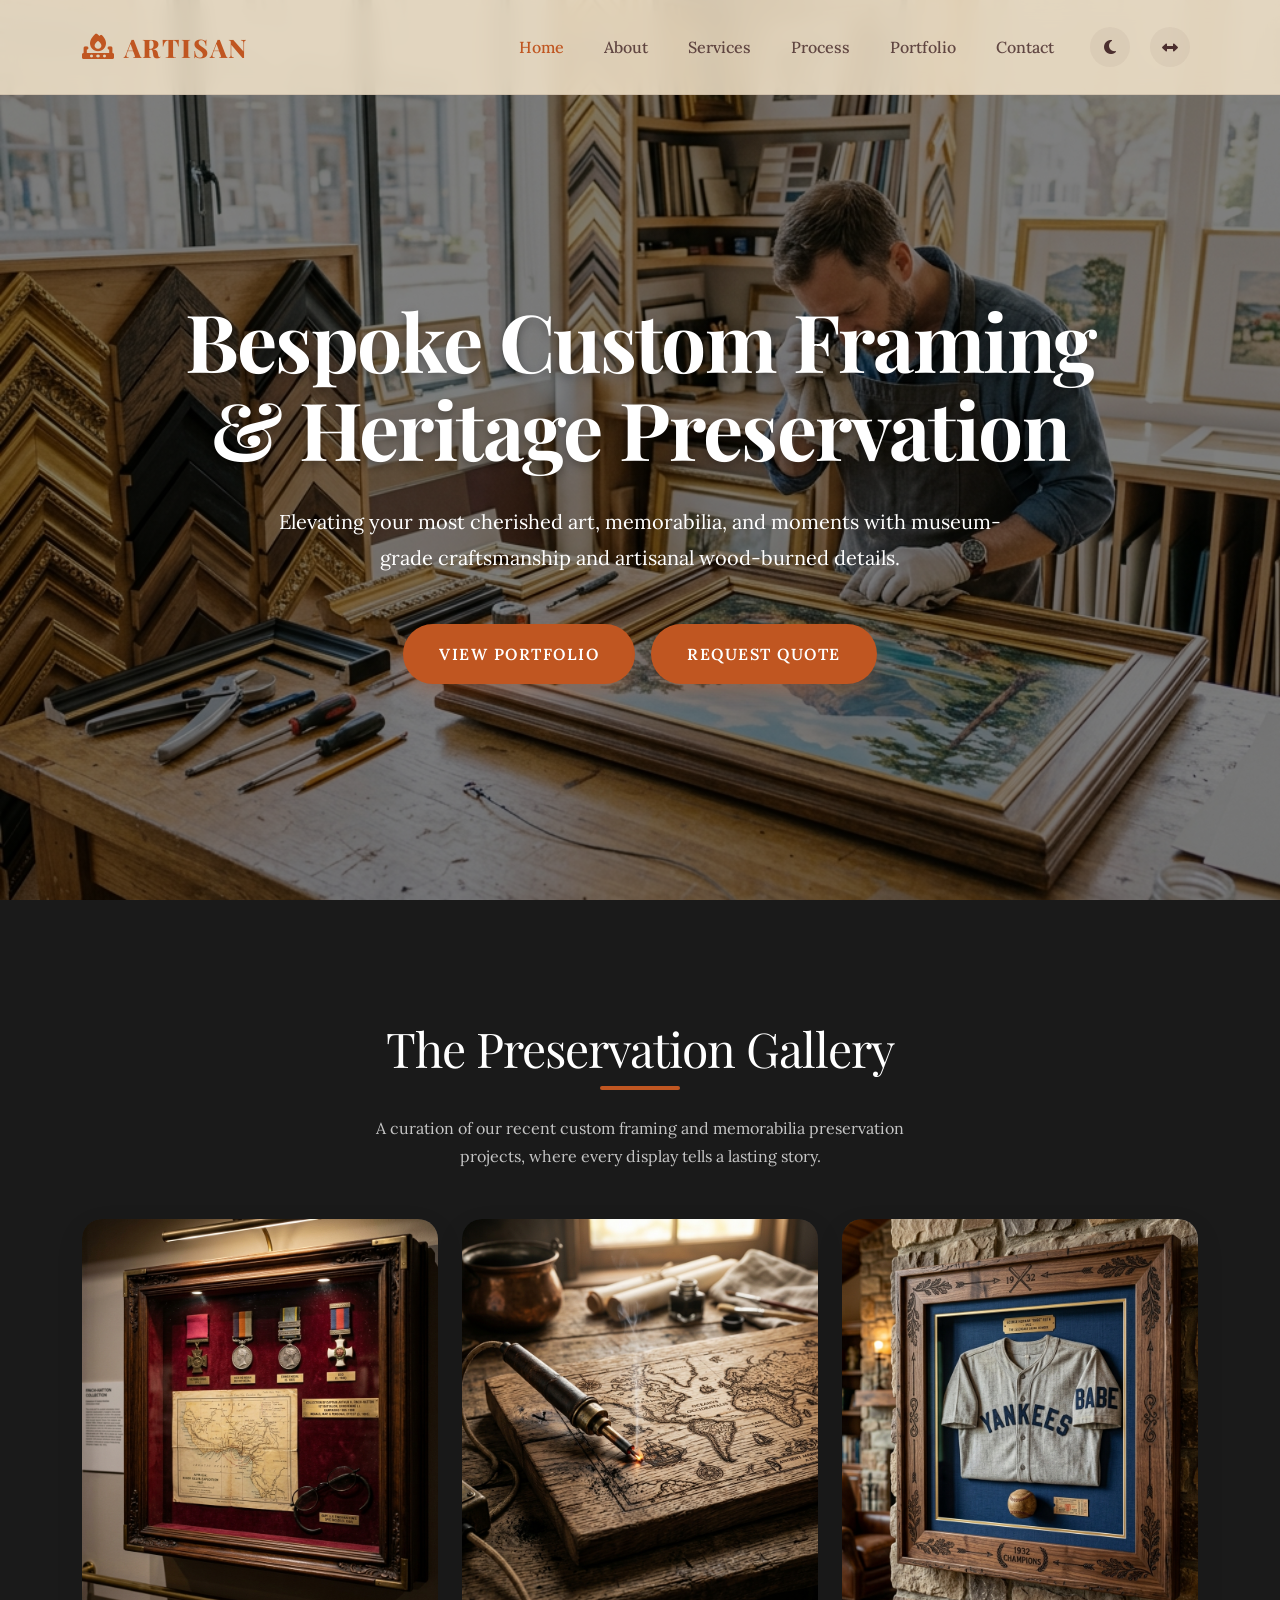
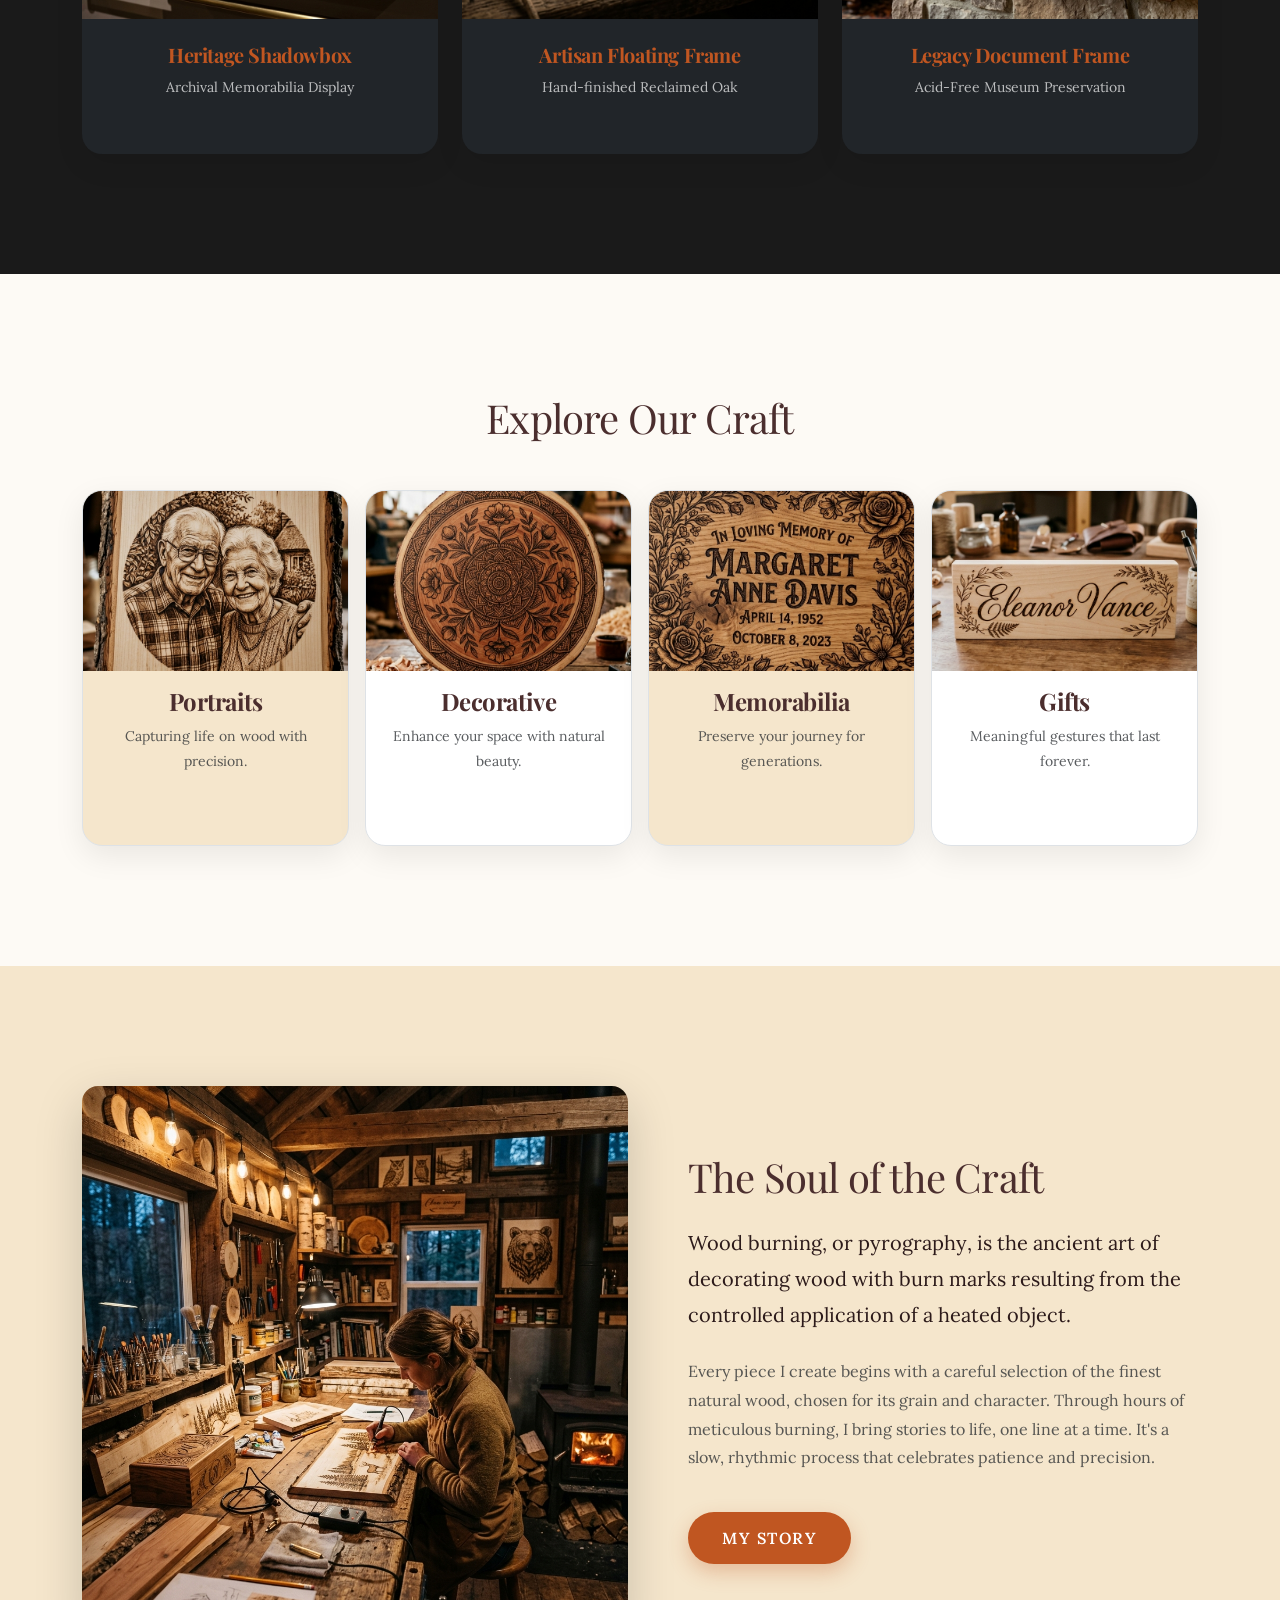
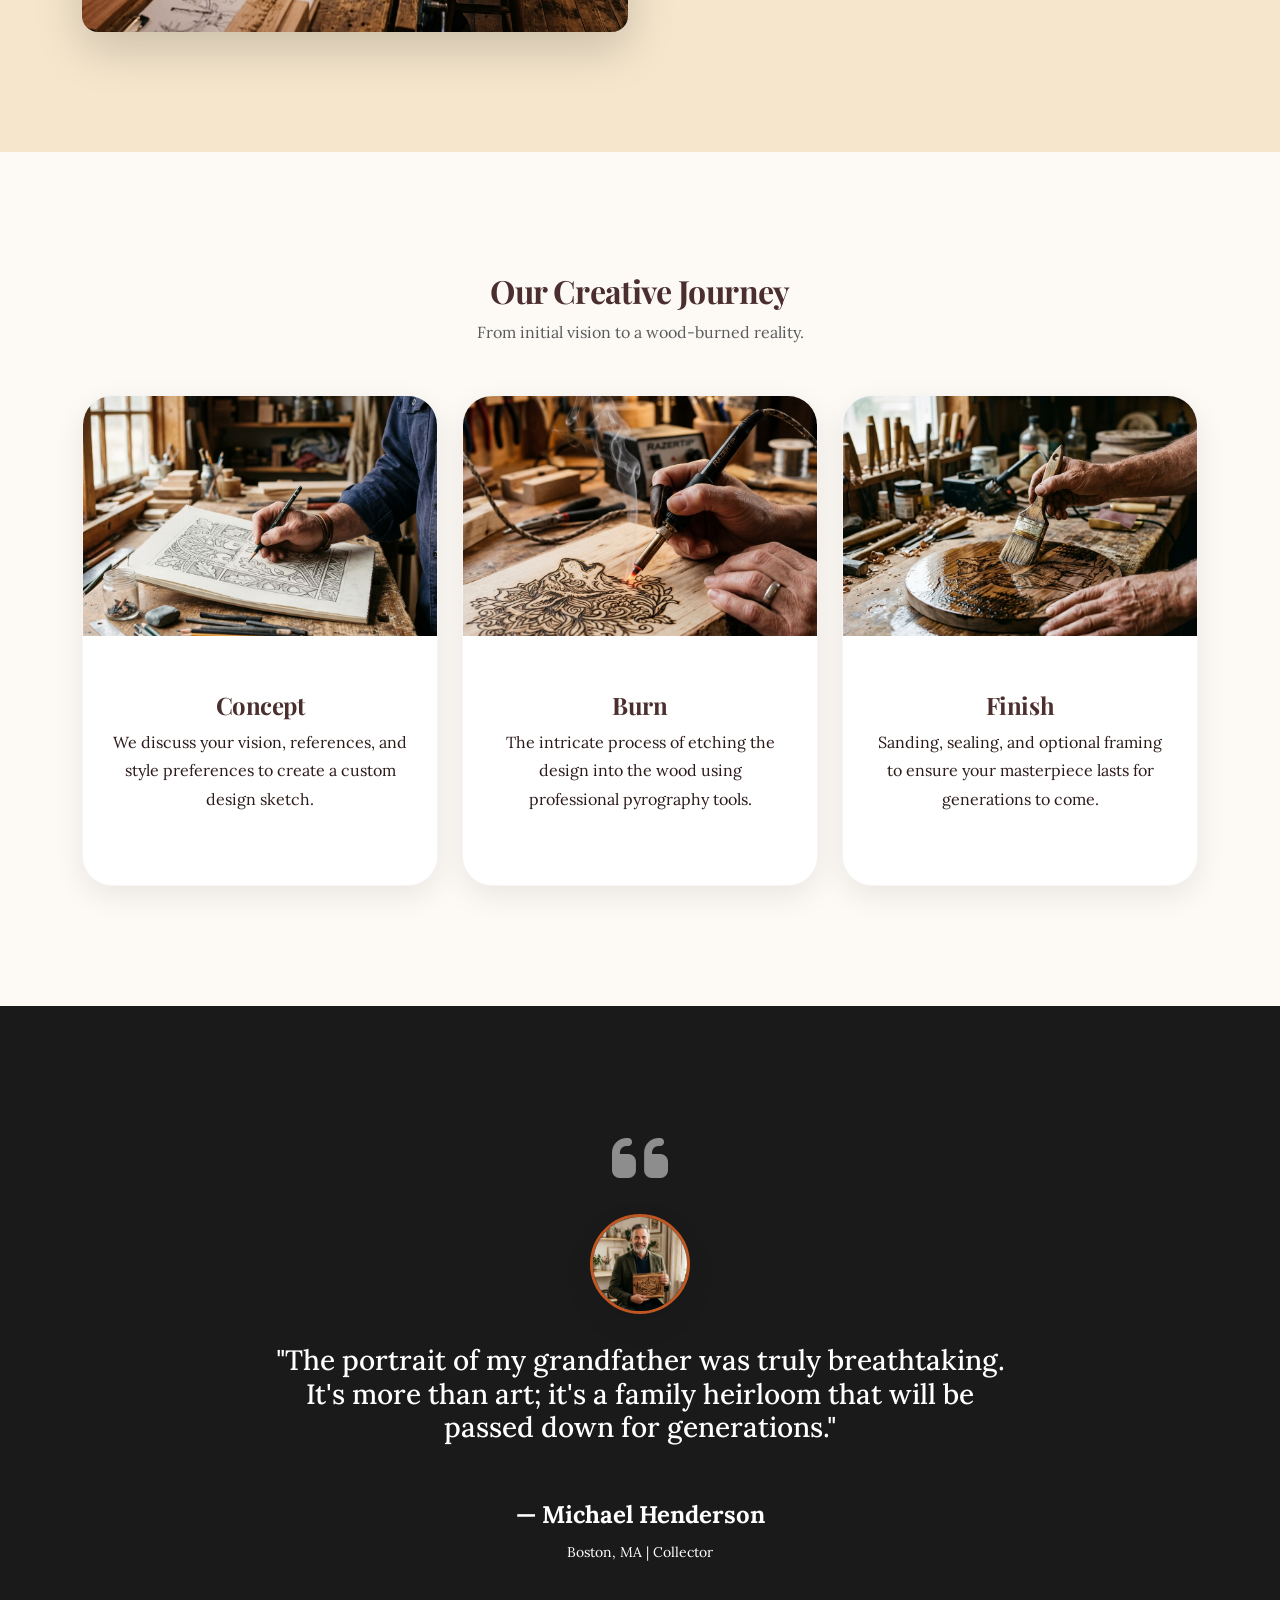
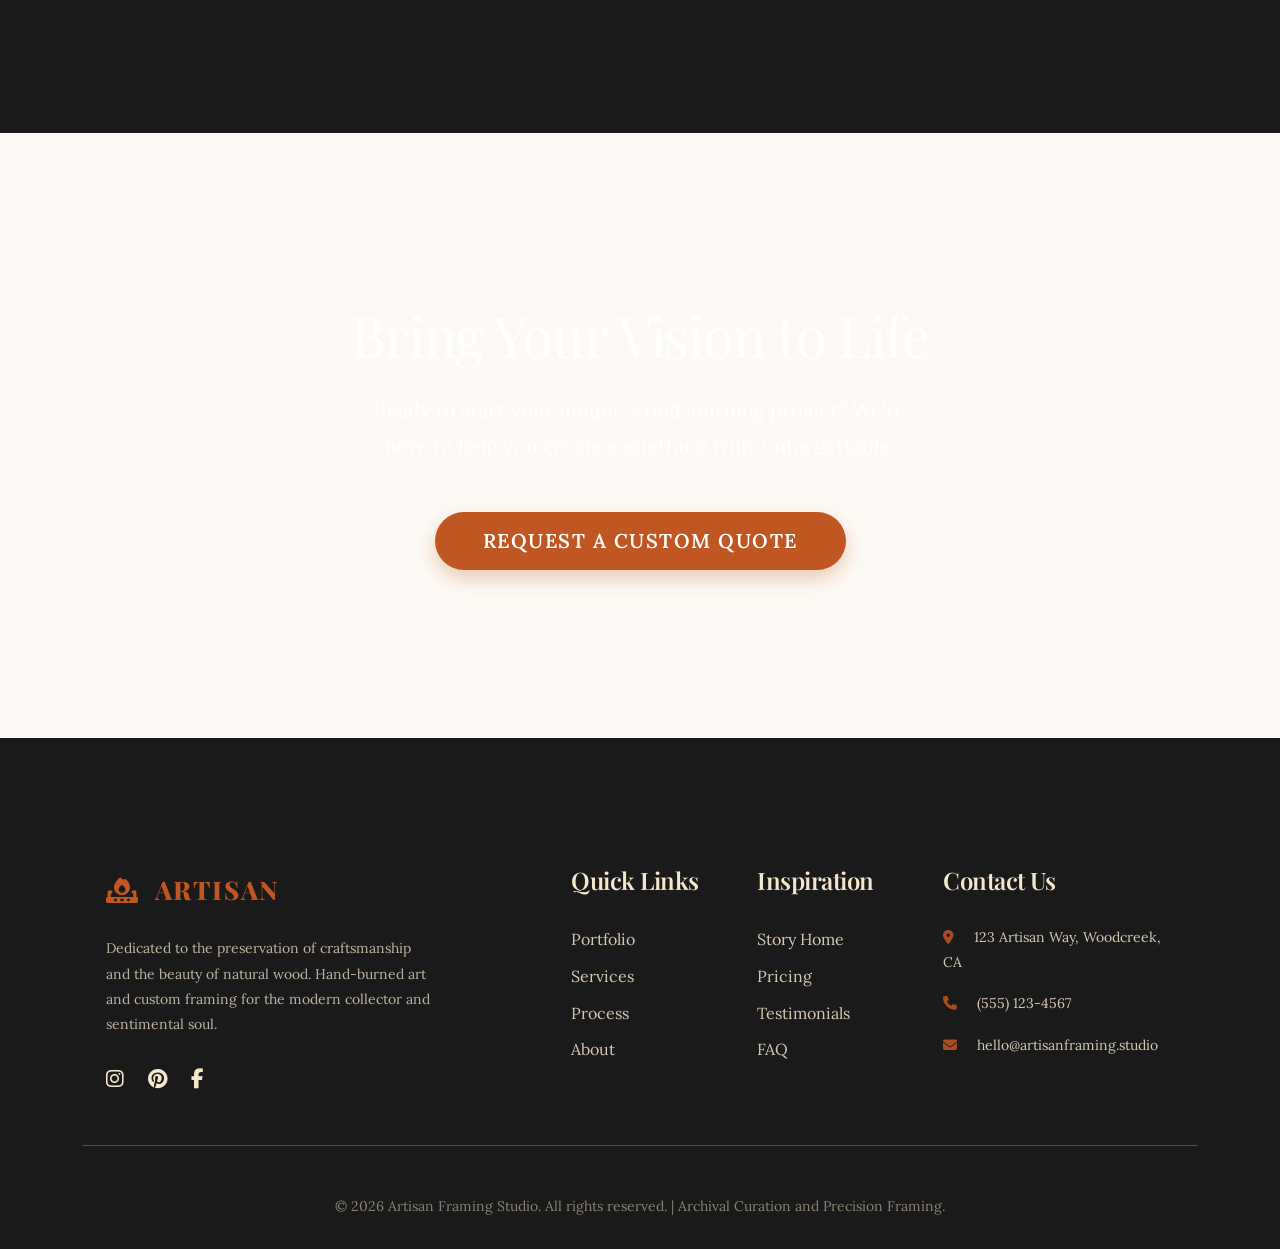
<file: index.html>
<!DOCTYPE html>
<html lang="en">

<head>
    <meta charset="UTF-8">
    <meta name="viewport" content="width=device-width, initial-scale=1.0">
    <title>Artisan Framing Studio | Bespoke Custom Framing & Art Preservation</title>
    <meta name="description"
        content="Discover the Artisan Framing Studio for museum-grade custom framing, memorabilia shadowboxes, and heritage art preservation. Elevating your cherished memories with artisanal precision.">
    <meta name="keywords"
        content="custom framing, art preservation, memorabilia shadowbox, heritage framing, artisan frames, museum quality framing">
    <meta name="author" content="Artisan Framing Studio">

    <!-- Favicon -->
    <link rel="icon" type="image/x-icon" href="https://cdn-icons-png.flaticon.com/512/1037/1037815.png">

    <!-- Bootstrap 5 CSS -->
    <link href="https://cdn.jsdelivr.net/npm/bootstrap@5.3.0/dist/css/bootstrap.min.css" rel="stylesheet">

    <!-- Google Fonts -->
    <link rel="preconnect" href="https://fonts.googleapis.com">
    <link rel="preconnect" href="https://fonts.gstatic.com" crossorigin>
    <link
        href="https://fonts.googleapis.com/css2?family=Lora:ital,wght@0,400..700;1,400..700&family=Playfair+Display:ital,wght@0,400..900;1,400..900&display=swap"
        rel="stylesheet">

    <!-- Font Awesome -->
    <link rel="stylesheet" href="https://cdnjs.cloudflare.com/ajax/libs/font-awesome/6.4.0/css/all.min.css">

    <!-- AOS (Animate On Scroll) -->
    <link href="https://unpkg.com/aos@2.3.1/dist/aos.css" rel="stylesheet">

    <!-- Custom CSS -->
    <link rel="stylesheet" href="assets/css/style.css">
</head>

<body>

    <!-- Navbar -->
    <nav class="navbar navbar-expand-xl sticky-top">
        <div class="container">
            <a class="navbar-brand d-flex align-items-center" href="index.html">
                <i class="fa-solid fa-fire-burner me-2" style="color: var(--accent-color);"></i>
                <span>ARTISAN</span>
            </a>
            <button class="navbar-toggler" type="button" data-bs-toggle="collapse" data-bs-target="#navbarNav">
                <span class="navbar-toggler-icon"></span>
            </button>
            <div class="collapse navbar-collapse" id="navbarNav">
                <ul class="navbar-nav ms-auto align-items-center">
                    <!-- Desktop Home Dropdown -->
                    <li class="nav-item dropdown d-none d-xl-block">
                        <a class="nav-link dropdown-toggle active" href="#" id="homeDropdown" role="button"
                            data-bs-toggle="dropdown">Home</a>
                        <ul class="dropdown-menu">
                            <li><a class="dropdown-item active" href="index.html">Home 1 (Classic)</a></li>
                            <li><a class="dropdown-item" href="home2.html">Home 2 (Story)</a></li>
                        </ul>
                    </li>

                    <!-- Mobile Home Links -->
                    <li class="nav-item d-xl-none"><a class="nav-link active" href="index.html">Home 1 (Classic)</a>
                    </li>
                    <li class="nav-item d-xl-none"><a class="nav-link" href="home2.html">Home 2 (Story)</a></li>
                    <li class="nav-item"><a class="nav-link" href="about.html">About</a></li>
                    <li class="nav-item"><a class="nav-link" href="services.html">Services</a></li>
                    <li class="nav-item"><a class="nav-link" href="process.html">Process</a></li>
                    <li class="nav-item"><a class="nav-link" href="portfolio.html">Portfolio</a></li>
                    <li class="nav-item"><a class="nav-link" href="contact.html">Contact</a></li>

                    <!-- Icons & Signup -->
                    <li class="nav-item ms-lg-3">
                        <div class="theme-toggle" id="themeToggle" title="Toggle Dark/Light Mode">
                            <i class="fa-solid fa-moon"></i>
                        </div>
                    </li>
                    <li class="nav-item mx-2">
                        <div class="rtl-toggle" id="rtlToggle" title="Toggle RTL">
                            <i class="fa-solid fa-left-right"></i>
                        </div>
                    </li>

                </ul>
            </div>
        </div>
    </nav>

    <!-- Hero Section -->
    <header class="hero-section"
        style="background-image: linear-gradient(rgba(0,0,0,0.5), rgba(0,0,0,0.5)), url('assets/img/framing_hero_studio.png'); background-size: cover; background-position: center;">
        <div class="container px-4">
            <div class="row align-items-center">
                <div class="col-lg-12" data-aos="fade-up">
                    <h1>Bespoke Custom Framing <br>& Heritage Preservation</h1>
                    <p class="lead mb-5 text-white col-lg-8 mx-auto">Elevating your most cherished art, memorabilia, and
                        moments with museum-grade craftsmanship and artisanal wood-burned details.</p>
                    <div class="d-flex flex-column flex-md-row justify-content-center gap-3">
                        <a href="portfolio.html" class="btn btn-rustic btn-hero">View Portfolio</a>
                        <a href="pricing.html" class="btn btn-rustic btn-hero fw-semibold">Request Quote</a>
                    </div>
                </div>
            </div>
        </div>
    </header>

    <!-- Featured Works -->
    <section class="section-padding bg-premium-dark">
        <div class="container">
            <div class="text-center mb-5" data-aos="fade-up">
                <h2 class="display-5 text-white">The Preservation Gallery</h2>
                <div class="bg-accent mx-auto"
                    style="height: 4px; width: 80px; background-color: var(--accent-color); border-radius: 2px;">
                </div>
                <p class="mt-4 text-white opacity-75 col-lg-6 mx-auto">A curation of our recent custom framing and
                    memorabilia preservation projects, where every display tells a lasting story.</p>
            </div>

            <div class="row g-4">
                <div class="col-md-4" data-aos="fade-up" data-aos-delay="100">
                    <div class="art-card shadow-premium bg-dark">
                        <img src="assets/img/memorabilia_shadow_box.png" alt="Museum-grade shadowbox framing"
                            class="img-fluid">
                        <div class="p-4 text-center">
                            <h5 class="mb-2 text-accent">Heritage Shadowbox</h5>
                            <p class="small text-muted mb-0">Archival Memorabilia Display</p>
                        </div>
                    </div>
                </div>
                <div class="col-md-4" data-aos="fade-up" data-aos-delay="200">
                    <div class="art-card shadow-premium bg-dark">
                        <img src="assets/img/heritage.png" alt="Custom artisanal art frame" class="img-fluid">
                        <div class="p-4 text-center">
                            <h5 class="mb-2 text-accent">Artisan Floating Frame</h5>
                            <p class="small text-muted mb-0">Hand-finished Reclaimed Oak</p>
                        </div>
                    </div>
                </div>
                <div class="col-md-4" data-aos="fade-up" data-aos-delay="300">
                    <div class="art-card shadow-premium bg-dark">
                        <img src="assets/img/framing.png" alt="Custom memorabilia framing on oak" class="img-fluid">
                        <div class="p-4 text-center">
                            <h5 class="mb-2 text-accent">Legacy Document Frame</h5>
                            <p class="small text-muted mb-0">Acid-Free Museum Preservation</p>
                        </div>
                    </div>
                </div>
            </div>
        </div>
    </section>

    <!-- Categories Preview -->
    <section class="section-padding explore-section">
        <div class="container text-center mb-5" data-aos="fade-up">
            <h2 class="display-6">Explore Our Craft</h2>
        </div>
        <div class="container">
            <div class="row g-3 justify-content-center">
                <div class="col-md-6 col-lg-3" data-aos="zoom-in" data-aos-delay="100">
                    <div class="art-card text-center border bg-beige h-100 d-flex flex-column align-items-center">
                        <div class="explore-img-container mb-3">
                            <img src="assets/img/explore_portraits_1775025147825.png"
                                alt="Wood-burned Portraits Category">
                        </div>
                        <div class="px-3 pb-4">
                            <h4>Portraits</h4>
                            <p class="small text-muted">Capturing life on wood with precision.</p>
                        </div>
                    </div>
                </div>
                <div class="col-md-6 col-lg-3" data-aos="zoom-in" data-aos-delay="200">
                    <div class="art-card text-center border bg-white h-100 d-flex flex-column align-items-center">
                        <div class="explore-img-container mb-3">
                            <img src="assets/img/explore_decorative_art_1775025171384.png"
                                alt="Decorative Wood-burning Category">
                        </div>
                        <div class="px-3 pb-4">
                            <h4>Decorative</h4>
                            <p class="small text-muted">Enhance your space with natural beauty.</p>
                        </div>
                    </div>
                </div>
                <div class="col-md-6 col-lg-3" data-aos="zoom-in" data-aos-delay="300">
                    <div class="art-card text-center border bg-beige h-100 d-flex flex-column align-items-center">
                        <div class="explore-img-container mb-3">
                            <img src="assets/img/explore_memorabilia_1775025193418.png"
                                alt="Fire-burned Memorabilia Category">
                        </div>
                        <div class="px-3 pb-4">
                            <h4>Memorabilia</h4>
                            <p class="small text-muted">Preserve your journey for generations.</p>
                        </div>
                    </div>
                </div>
                <div class="col-md-6 col-lg-3" data-aos="zoom-in" data-aos-delay="400">
                    <div class="art-card text-center border bg-white h-100 d-flex flex-column align-items-center">
                        <div class="explore-img-container mb-3">
                            <img src="assets/img/explore_gifts_artisan_1775025212666.png"
                                alt="Artisan Wood-burned Gifts Category">
                        </div>
                        <div class="px-3 pb-4">
                            <h4>Gifts</h4>
                            <p class="small text-muted">Meaningful gestures that last forever.</p>
                        </div>
                    </div>
                </div>
            </div>
        </div>
    </section>

    <!-- About the Craft Section -->
    <section class="section-padding bg-beige">
        <div class="container">
            <div class="row align-items-center">
                <div class="col-lg-6 mb-5 mb-lg-0" data-aos="fade-right">
                    <img src="assets/img/studio.png" alt="Artisan wood burning studio"
                        class="img-fluid rounded-4 shadow-lg">
                </div>
                <div class="col-lg-6 ps-lg-5" data-aos="fade-left">
                    <h2 class="display-6 mb-4">The Soul of the Craft</h2>
                    <p class="lead mb-4">Wood burning, or <strong>pyrography</strong>, is the ancient art of decorating
                        wood with burn
                        marks resulting from the controlled application of a heated object.</p>
                    <p class="text-muted mb-4">Every piece I create begins with a careful selection of the finest
                        natural wood, chosen for its
                        grain and character. Through hours of meticulous burning, I bring stories to life, one line at a
                        time. It's a slow, rhythmic process that celebrates patience and precision.</p>
                    <a href="about.html" class="btn btn-rustic mt-3">My Story</a>
                </div>
            </div>
        </div>
    </section>

    <!-- Process Preview -->
    <section class="section-padding">
        <div class="container text-center mb-5" data-aos="fade-up">
            <h2>Our Creative Journey</h2>
            <p class="text-muted">From initial vision to a wood-burned reality.</p>
        </div>
        <div class="container">
            <div class="row text-center g-4">
                <div class="col-md-4" data-aos="fade-up" data-aos-delay="100">
                    <div class="process-step h-100">
                        <div class="journey-img-container">
                            <img src="assets/img/journey-1.png" alt="Creative Step 01: Concept & Design">
                        </div>
                        <div class="step-content">
                            <h4>Concept</h4>
                            <p>We discuss your vision, references, and style preferences to create a custom design
                                sketch.
                            </p>
                        </div>
                    </div>
                </div>
                <div class="col-md-4" data-aos="fade-up" data-aos-delay="200">
                    <div class="process-step h-100">
                        <div class="journey-img-container">
                            <img src="assets/img/journey-2.png" alt="Creative Step 02: Detailed Wood Burning">
                        </div>
                        <div class="step-content">
                            <h4>Burn</h4>
                            <p>The intricate process of etching the design into the wood using professional pyrography
                                tools.</p>
                        </div>
                    </div>
                </div>
                <div class="col-md-4" data-aos="fade-up" data-aos-delay="300">
                    <div class="process-step h-100">
                        <div class="journey-img-container">
                            <img src="assets/img/journey-3.png" alt="Creative Step 03: Professional Finishing">
                        </div>
                        <div class="step-content">
                            <h4>Finish</h4>
                            <p>Sanding, sealing, and optional framing to ensure your masterpiece lasts for generations
                                to
                                come.</p>
                        </div>
                    </div>
                </div>
            </div>
        </div>
    </section>

    <!-- Testimonials Preview -->
    <section class="section-padding bg-premium-dark text-center">
        <div class="container" data-aos="zoom-in">
            <div class="row justify-content-center">
                <div class="col-lg-8">
                    <i class="fa-solid fa-quote-left fa-4x mb-4 text-accent opacity-50"></i>
                    <img src="assets/img/michael.png" alt="Michael Henderson Portrait"
                        class="testimonial-avatar d-block">
                    <p class="h3 italic mb-5">"The portrait of my grandfather was truly breathtaking. It's more than
                        art; it's a family heirloom that will be passed down for generations."</p>
                    <p class="fw-bold fs-4 mb-1">— Michael Henderson</p>
                    <p class="small text-muted mb-5">Boston, MA | Collector</p>

                </div>
            </div>
        </div>
    </section>

    <!-- CTA Section -->
    <section class="section-padding text-center"
        style="background: linear-gradient(rgba(75, 46, 46, 0.92), rgba(75, 46, 46, 0.92)), url('assets/img/bg-wood.png'); background-size: cover; background-attachment: fixed;">
        <div class="container text-white py-5" data-aos="fade-up">
            <h2 class="display-4 mb-4" style="color: #fff;">Bring Your Vision to Life</h2>
            <p class="lead mb-5 col-lg-6 mx-auto">Ready to start your unique wood-burning project? We're here to help
                you create something truly unforgettable.</p>
            <a href="pricing.html" class="btn btn-rustic btn-lg px-5">Request a Custom Quote</a>
        </div>
    </section>

    <!-- Footer -->
    <footer>
        <div class="container">
            <div class="row g-5 mb-5 align-items-start">
                <div class="col-md-6 col-lg-6 col-xl-4">
                    <a class="navbar-brand mb-4 d-block" href="index.html">
                        <i class="fa-solid fa-fire-burner me-2" style="color: var(--accent-color);"></i>
                        ARTISAN
                    </a>
                    <p class="small opacity-75">Dedicated to the preservation of craftsmanship and the beauty of natural
                        wood. Hand-burned art and custom framing for the modern collector and sentimental soul.</p>
                    <div class="d-flex mt-4">
                        <a href="#" class="me-4 fs-5 contact-social-link-item" aria-label="Instagram"><i
                                class="fa-brands fa-instagram"></i></a>
                        <a href="#" class="me-4 fs-5 contact-social-link-item" aria-label="Pinterest"><i
                                class="fa-brands fa-pinterest"></i></a>
                        <a href="#" class="me-4 fs-5 contact-social-link-item" aria-label="Facebook"><i
                                class="fa-brands fa-facebook-f"></i></a>
                    </div>
                </div>
                <div class="col-md-6 col-lg-6 col-xl-2 ms-auto">
                    <h4>Quick Links</h4>
                    <ul class="list-unstyled">
                        <li class="mb-2"><a href="portfolio.html">Portfolio</a></li>
                        <li class="mb-2"><a href="services.html">Services</a></li>
                        <li class="mb-2"><a href="process.html">Process</a></li>
                        <li class="mb-2"><a href="about.html">About</a></li>
                    </ul>
                </div>
                <div class="col-md-6 col-lg-6 col-xl-2">
                    <h4>Inspiration</h4>
                    <ul class="list-unstyled">
                        <li class="mb-2"><a href="home2.html">Story Home</a></li>
                        <li class="mb-2"><a href="pricing.html">Pricing</a></li>
                        <li class="mb-2"><a href="testimonials.html">Testimonials</a></li>
                        <li class="mb-2"><a href="faq.html">FAQ</a></li>
                    </ul>
                </div>
                <div class="col-md-6 col-lg-6 col-xl-3">
                    <h4>Contact Us</h4>
                    <p class="small mb-3"><i class="fa-solid fa-location-dot me-3 text-accent"></i> 123 Artisan Way,
                        Woodcreek, CA</p>
                    <p class="small mb-3"><i class="fa-solid fa-phone me-3 text-accent"></i> (555) 123-4567</p>
                    <p class="small mb-3"><i class="fa-solid fa-envelope me-3 text-accent"></i>
                        hello@artisanframing.studio</p>
                </div>
            </div>
            <hr class="opacity-25 my-5">
            <div class="text-center small opacity-50">
                &copy; 2026 Artisan Framing Studio. All rights reserved. | Archival Curation and Precision Framing.
            </div>
        </div>
    </footer>

    <!-- Back to Top -->
    <div class="back-to-top" id="backToTop">
        <i class="fa-solid fa-arrow-up"></i>
    </div>

    <!-- Bootstrap Bundle JS -->
    <script src="https://cdn.jsdelivr.net/npm/bootstrap@5.3.0/dist/js/bootstrap.bundle.min.js"></script>
    <!-- AOS JS -->
    <script src="https://unpkg.com/aos@2.3.1/dist/aos.js"></script>
    <script src="assets/js/main.js"></script>
</body>

</html>
</file>
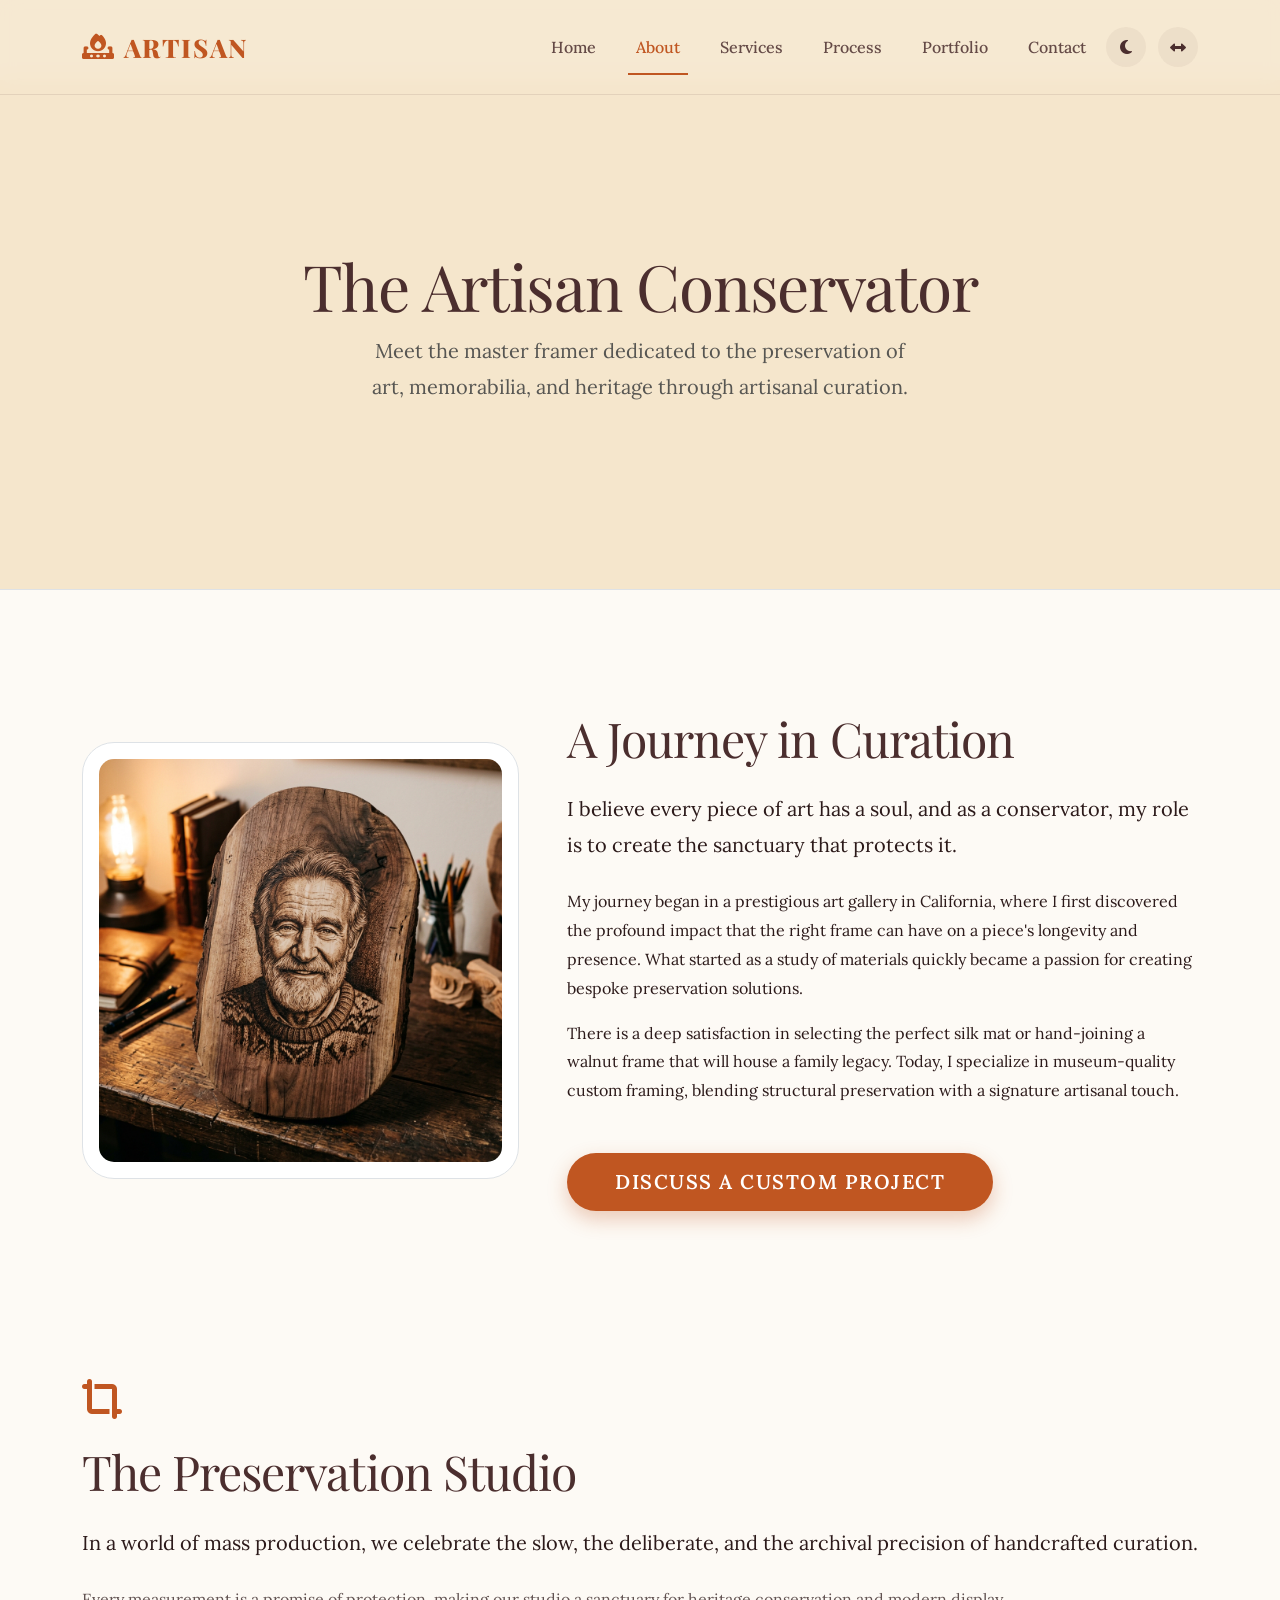
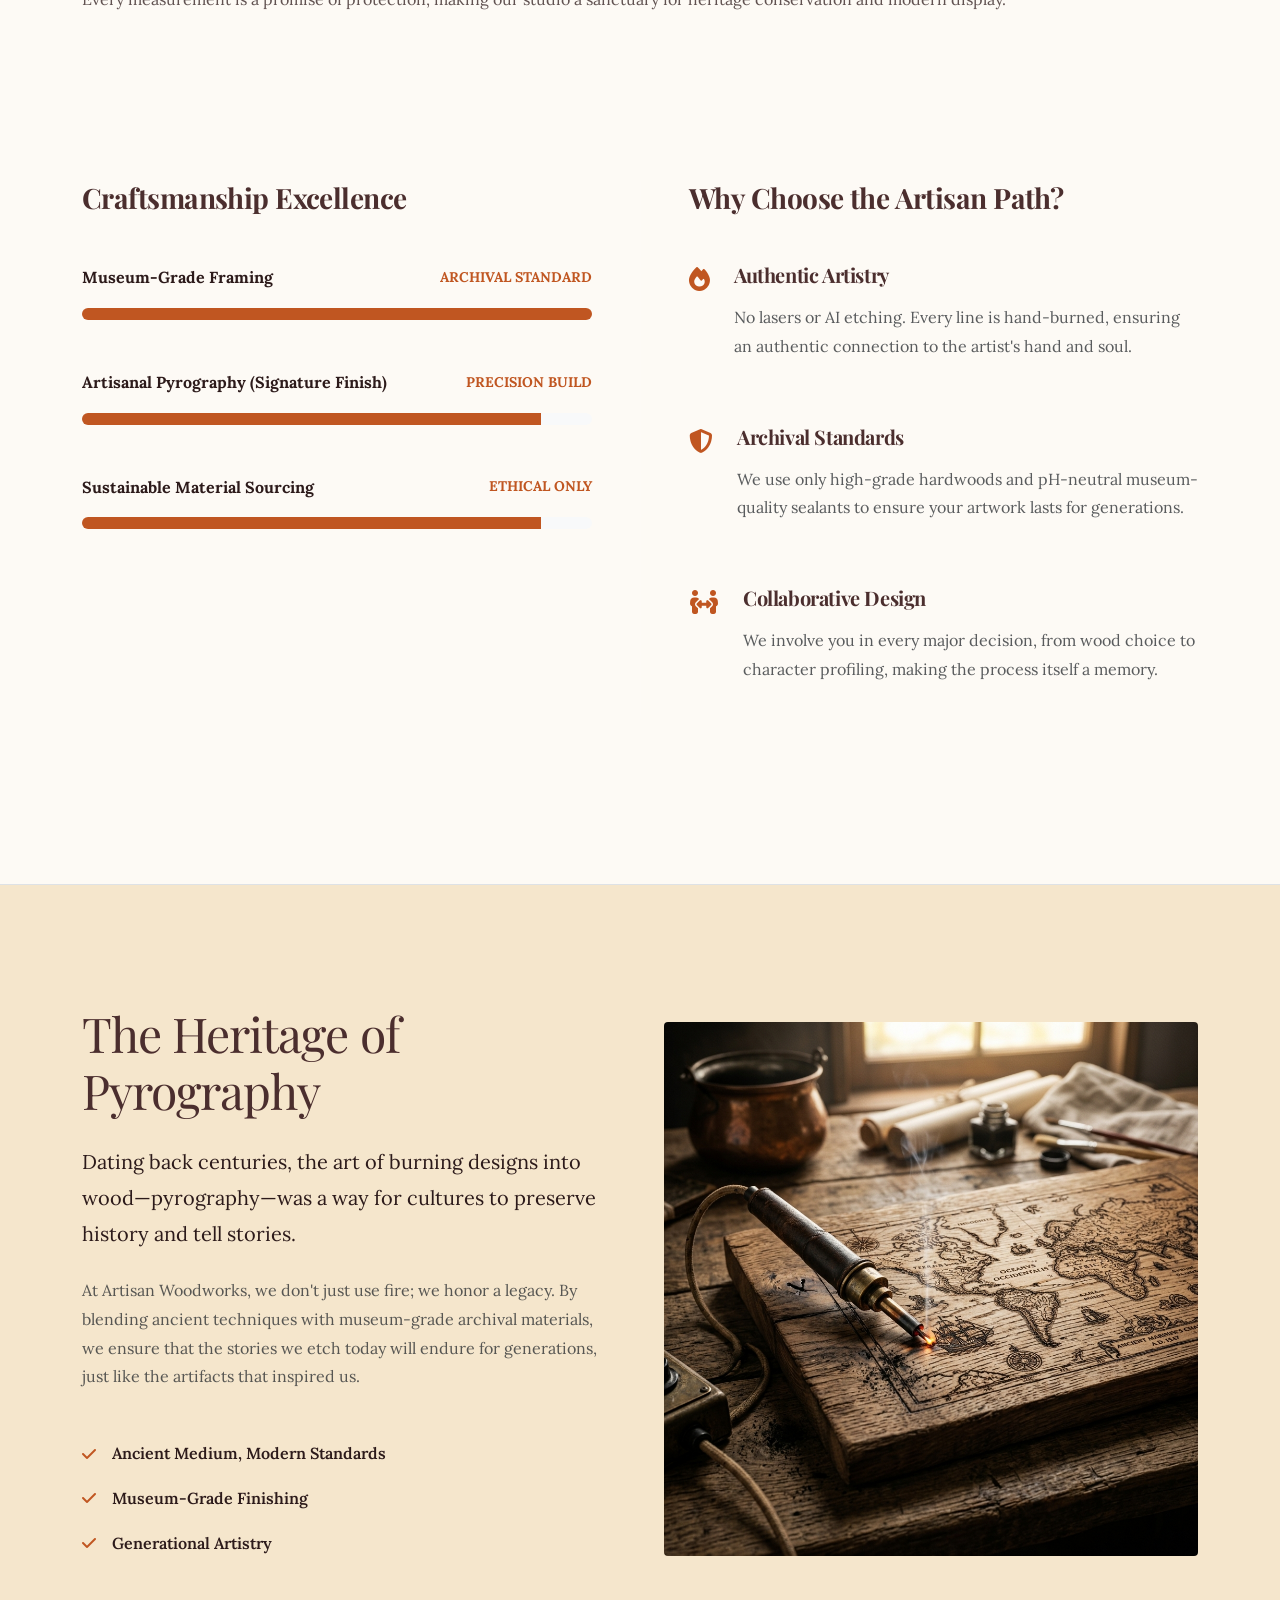
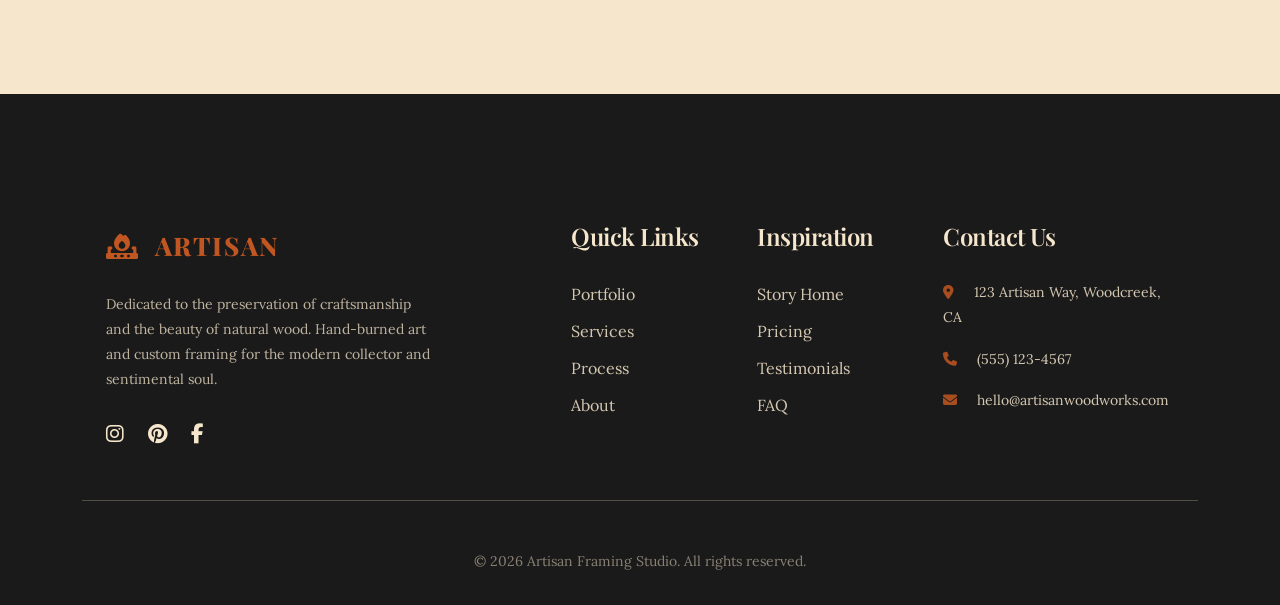
<file: about.html>
<!DOCTYPE html>
<html lang="en">

<head>
    <meta charset="UTF-8">
    <meta name="viewport" content="width=device-width, initial-scale=1.0">
    <title>About the Studio | Artisan Framing Studio</title>
    <meta name="description"
        content="Meet the artisan behind the flame. Discover the journey of Artisan Woodworks, our dedication to slow craft, and the traditional techniques of pyrography.">
    <meta name="author" content="Artisan Woodworks">

    <!-- Favicon -->
    <link rel="icon" type="image/x-icon" href="https://cdn-icons-png.flaticon.com/512/1037/1037815.png">

    <!-- Bootstrap 5 CSS -->
    <link href="https://cdn.jsdelivr.net/npm/bootstrap@5.3.0/dist/css/bootstrap.min.css" rel="stylesheet">

    <!-- Google Fonts -->
    <link rel="preconnect" href="https://fonts.googleapis.com">
    <link rel="preconnect" href="https://fonts.gstatic.com" crossorigin>
    <link
        href="https://fonts.googleapis.com/css2?family=Lora:ital,wght@0,400..700;1,400..700&family=Playfair+Display:ital,wght@0,400..900;1,400..900&display=swap"
        rel="stylesheet">

    <!-- Font Awesome -->
    <link rel="stylesheet" href="https://cdnjs.cloudflare.com/ajax/libs/font-awesome/6.4.0/css/all.min.css">

    <!-- AOS -->
    <link href="https://unpkg.com/aos@2.3.1/dist/aos.css" rel="stylesheet">

    <!-- Custom CSS -->
    <link rel="stylesheet" href="assets/css/style.css">
</head>

<body>

    <!-- Navbar -->
    <nav class="navbar navbar-expand-xl sticky-top">
        <div class="container">
            <a class="navbar-brand d-flex align-items-center" href="index.html">
                <i class="fa-solid fa-fire-burner me-2" style="color: var(--accent-color);"></i>
                <span>ARTISAN</span>
            </a>
            <button class="navbar-toggler" type="button" data-bs-toggle="collapse" data-bs-target="#navbarNav">
                <span class="navbar-toggler-icon"></span>
            </button>
            <div class="collapse navbar-collapse" id="navbarNav">
                <ul class="navbar-nav ms-auto align-items-center">
                    <!-- Desktop Home Dropdown -->
                    <li class="nav-item dropdown d-none d-xl-block">
                        <a class="nav-link dropdown-toggle" href="#" id="homeDropdown" role="button"
                            data-bs-toggle="dropdown">Home</a>
                        <ul class="dropdown-menu">
                            <li><a class="dropdown-item" href="index.html">Home 1 (Classic)</a></li>
                            <li><a class="dropdown-item" href="home2.html">Home 2 (Story)</a></li>
                        </ul>
                    </li>

                    <!-- Mobile Home Links -->
                    <li class="nav-item d-xl-none"><a class="nav-link" href="index.html">Home 1 (Classic)</a></li>
                    <li class="nav-item d-xl-none"><a class="nav-link" href="home2.html">Home 2 (Story)</a></li>
                    <li class="nav-item"><a class="nav-link active" href="about.html">About</a></li>
                    <li class="nav-item"><a class="nav-link" href="services.html">Services</a></li>
                    <li class="nav-item"><a class="nav-link" href="process.html">Process</a></li>
                    <li class="nav-item"><a class="nav-link" href="portfolio.html">Portfolio</a></li>
                    <li class="nav-item"><a class="nav-link" href="contact.html">Contact</a></li>

                    <!-- Icons & Signup -->
                    <li class="nav-item">
                        <div class="theme-toggle" id="themeToggle" title="Toggle Dark/Light Mode">
                            <i class="fa-solid fa-moon"></i>
                        </div>
                    </li>
                    <li class="nav-item">
                        <div class="rtl-toggle" id="rtlToggle" title="Toggle RTL">
                            <i class="fa-solid fa-left-right"></i>
                        </div>
                    </li>

                </ul>
            </div>
        </div>
    </nav>

    <!-- Header Section -->
    <section class="section-padding bg-beige border-bottom" data-aos="fade-down">
        <div class="container py-5 text-center">
            <h1 class="display-3">The Artisan Conservator</h1>
            <p class="lead text-muted col-lg-6 mx-auto">Meet the master framer dedicated to the preservation of art,
                memorabilia, and heritage through artisanal curation.</p>
        </div>
    </section>

    <!-- Artist Bio Section -->
    <section class="section-padding">
        <div class="container">
            <div class="row align-items-center mb-5 g-5">
                <div class="col-lg-5" data-aos="fade-right">
                    <img src="assets/img/portrait.png" alt="Artist at work - Portrait"
                        class="img-fluid rounded-5 shadow-premium border p-3 bg-white">
                </div>
                <div class="col-lg-7" data-aos="fade-left">
                    <h2 class="display-5 mb-4">A Journey in Curation</h2>
                    <p class="lead mb-4">I believe every piece of art has a soul, and as a conservator, my role is to
                        create the sanctuary that protects it.</p>
                    <p>My journey began in a prestigious art gallery in California, where I first discovered the
                        profound impact that the right frame can have on a piece's longevity and presence. What started
                        as a study of materials quickly became a passion for creating bespoke preservation solutions.
                    </p>
                    <p>There is a deep satisfaction in selecting the perfect silk mat or hand-joining a walnut frame
                        that will house a family legacy. Today, I specialize in museum-quality custom framing, blending
                        structural preservation with a signature artisanal touch.</p>
                    <div class="mt-5">
                        <a href="contact.html" class="btn btn-rustic btn-lg px-5">Discuss a Custom Project</a>
                    </div>
                </div>
            </div>
        </div>
    </section>

    <!-- Unique Artisan Studio Design -->
    <section class="studio-banner">
        <div class="container" data-aos="zoom-in">
            <div class="studio-philosophy-card mx-auto">
                <i class="fa-solid fa-crop-simple text-accent fs-1 mb-4"></i>
                <h2 class="display-5 mb-4">The Preservation Studio</h2>
                <p class="lead mb-4">In a world of mass production, we celebrate the slow, the deliberate, and the
                    archival precision of handcrafted curation.</p>
                <p class="mb-0 opacity-75">Every measurement is a promise of protection, making our studio a sanctuary
                    for heritage conservation and modern display.</p>
            </div>
        </div>
    </section>

    <!-- Skills & Experience -->
    <section class="section-padding overflow-hidden">
        <div class="container py-5">
            <div class="row g-5">
                <div class="col-md-6 pe-md-5" data-aos="fade-right">
                    <h3 class="mb-5">Craftsmanship Excellence</h3>
                    <div class="mb-5">
                        <div class="d-flex justify-content-between mb-3 align-items-center">
                            <span class="fw-bold">Museum-Grade Framing</span>
                            <span class="text-accent fw-bold small text-uppercase">Archival Standard</span>
                        </div>
                        <div class="progress rounded-pill bg-light" style="height: 12px;">
                            <div class="progress-bar bg-accent" style="width: 100%;"></div>
                        </div>
                    </div>
                    <div class="mb-5">
                        <div class="d-flex justify-content-between mb-3 align-items-center">
                            <span class="fw-bold">Artisanal Pyrography (Signature Finish)</span>
                            <span class="text-accent fw-bold small text-uppercase">Precision Build</span>
                        </div>
                        <div class="progress rounded-pill bg-light" style="height: 12px;">
                            <div class="progress-bar bg-accent" style="width: 90%;"></div>
                        </div>
                    </div>
                    <div class="mb-5">
                        <div class="d-flex justify-content-between mb-3 align-items-center">
                            <span class="fw-bold">Sustainable Material Sourcing</span>
                            <span class="text-accent fw-bold small text-uppercase">Ethical Only</span>
                        </div>
                        <div class="progress rounded-pill bg-light" style="height: 12px;">
                            <div class="progress-bar bg-accent" style="width: 90%;"></div>
                        </div>
                    </div>
                </div>
                <div class="col-md-6 ps-md-5 border-start border-light border-opacity-10" data-aos="fade-left">
                    <h3 class="mb-5">Why Choose the Artisan Path?</h3>
                    <ul class="list-unstyled">
                        <li class="mb-5">
                            <div class="d-flex">
                                <i class="fa-solid fa-fire text-accent mt-1 me-4 fs-4"></i>
                                <div>
                                    <h5 class="mb-3">Authentic Artistry</h5>
                                    <p class="text-muted">No lasers or AI etching. Every line is hand-burned, ensuring
                                        an authentic connection to the artist's hand and soul.</p>
                                </div>
                            </div>
                        </li>
                        <li class="mb-5">
                            <div class="d-flex">
                                <i class="fa-solid fa-shield-halved text-accent mt-1 me-4 fs-4"></i>
                                <div>
                                    <h5 class="mb-3">Archival Standards</h5>
                                    <p class="text-muted">We use only high-grade hardwoods and pH-neutral museum-quality
                                        sealants to ensure your artwork lasts for generations.</p>
                                </div>
                            </div>
                        </li>
                        <li>
                            <div class="d-flex">
                                <i class="fa-solid fa-people-arrows text-accent mt-1 me-4 fs-4"></i>
                                <div>
                                    <h5 class="mb-3">Collaborative Design</h5>
                                    <p class="text-muted">We involve you in every major decision, from wood choice to
                                        character profiling, making the process itself a memory.</p>
                                </div>
                            </div>
                        </li>
                    </ul>
                </div>
            </div>
        </div>
    </section>

    <!-- [NEW] The Heritage of Pyrography Section -->
    <section class="section-padding bg-beige border-top">
        <div class="container">
            <div class="row align-items-center g-5">
                <div class="col-lg-6 order-2 order-lg-1" data-aos="fade-right">
                    <div class="heritage-accent-line"></div>
                    <h2 class="display-5 mb-4">The Heritage of Pyrography</h2>
                    <p class="lead mb-4">Dating back centuries, the art of burning designs into wood—pyrography—was a
                        way for cultures to preserve history and tell stories.</p>
                    <p class="mb-4 text-muted">At Artisan Woodworks, we don't just use fire; we honor a legacy. By
                        blending ancient techniques with museum-grade archival materials, we ensure that the stories we
                        etch today will endure for generations, just like the artifacts that inspired us.</p>
                    <ul class="list-unstyled mt-5">
                        <li class="mb-3 d-flex align-items-center">
                            <i class="fa-solid fa-check text-accent me-3"></i>
                            <span class="fw-semibold">Ancient Medium, Modern Standards</span>
                        </li>
                        <li class="mb-3 d-flex align-items-center">
                            <i class="fa-solid fa-check text-accent me-3"></i>
                            <span class="fw-semibold">Museum-Grade Finishing</span>
                        </li>
                        <li class="mb-3 d-flex align-items-center">
                            <i class="fa-solid fa-check text-accent me-3"></i>
                            <span class="fw-semibold">Generational Artistry</span>
                        </li>
                    </ul>
                </div>
                <div class="col-lg-6 order-1 order-lg-2" data-aos="fade-left">
                    <div class="heritage-img-frame">
                        <img src="assets/img/heritage.png" alt="Heritage Woodburning Detail"
                            class="img-fluid rounded-1 w-100">
                    </div>
                </div>
            </div>
        </div>
    </section>

    <!-- Footer -->
    <footer>
        <div class="container">
            <div class="row g-5 mb-5 align-items-start">
                <div class="col-md-6 col-lg-6 col-xl-4">
                    <a class="navbar-brand mb-4 d-block" href="index.html">
                        <i class="fa-solid fa-fire-burner me-2" style="color: var(--accent-color);"></i>
                        ARTISAN
                    </a>
                    <p class="small opacity-75">Dedicated to the preservation of craftsmanship and the beauty of natural
                        wood. Hand-burned art and custom framing for the modern collector and sentimental soul.</p>
                    <div class="d-flex mt-4">
                        <a href="#" class="me-4 fs-5" aria-label="Instagram"><i class="fa-brands fa-instagram"></i></a>
                        <a href="#" class="me-4 fs-5" aria-label="Pinterest"><i class="fa-brands fa-pinterest"></i></a>
                        <a href="#" class="me-4 fs-5" aria-label="Facebook"><i class="fa-brands fa-facebook-f"></i></a>
                    </div>
                </div>
                <div class="col-md-6 col-lg-6 col-xl-2 ms-auto">
                    <h4>Quick Links</h4>
                    <ul class="list-unstyled">
                        <li class="mb-2"><a href="portfolio.html">Portfolio</a></li>
                        <li class="mb-2"><a href="services.html">Services</a></li>
                        <li class="mb-2"><a href="process.html">Process</a></li>
                        <li class="mb-2"><a href="about.html">About</a></li>
                    </ul>
                </div>
                <div class="col-md-6 col-lg-6 col-xl-2">
                    <h4>Inspiration</h4>
                    <ul class="list-unstyled">
                        <li class="mb-2"><a href="home2.html">Story Home</a></li>
                        <li class="mb-2"><a href="pricing.html">Pricing</a></li>
                        <li class="mb-2"><a href="testimonials.html">Testimonials</a></li>
                        <li class="mb-2"><a href="faq.html">FAQ</a></li>
                    </ul>
                </div>
                <div class="col-md-6 col-lg-6 col-xl-3">
                    <h4>Contact Us</h4>
                    <p class="small mb-3"><i class="fa-solid fa-location-dot me-3 text-accent"></i> 123 Artisan Way,
                        Woodcreek, CA</p>
                    <p class="small mb-3"><i class="fa-solid fa-phone me-3 text-accent"></i> (555) 123-4567</p>
                    <p class="small mb-3"><i class="fa-solid fa-envelope me-3 text-accent"></i>
                        hello@artisanwoodworks.com</p>
                </div>
            </div>
            <hr class="opacity-25 my-5">
            <div class="text-center small opacity-50">
                &copy; 2026 Artisan Framing Studio. All rights reserved.
            </div>
        </div>
    </footer>

    <!-- Back to Top -->
    <div class="back-to-top" id="backToTop">
        <i class="fa-solid fa-arrow-up"></i>
    </div>

    <!-- Scripts -->
    <script src="https://cdn.jsdelivr.net/npm/bootstrap@5.3.0/dist/js/bootstrap.bundle.min.js"></script>
    <script src="https://unpkg.com/aos@2.3.1/dist/aos.js"></script>
    <script src="assets/js/main.js"></script>
</body>

</html>
</file>
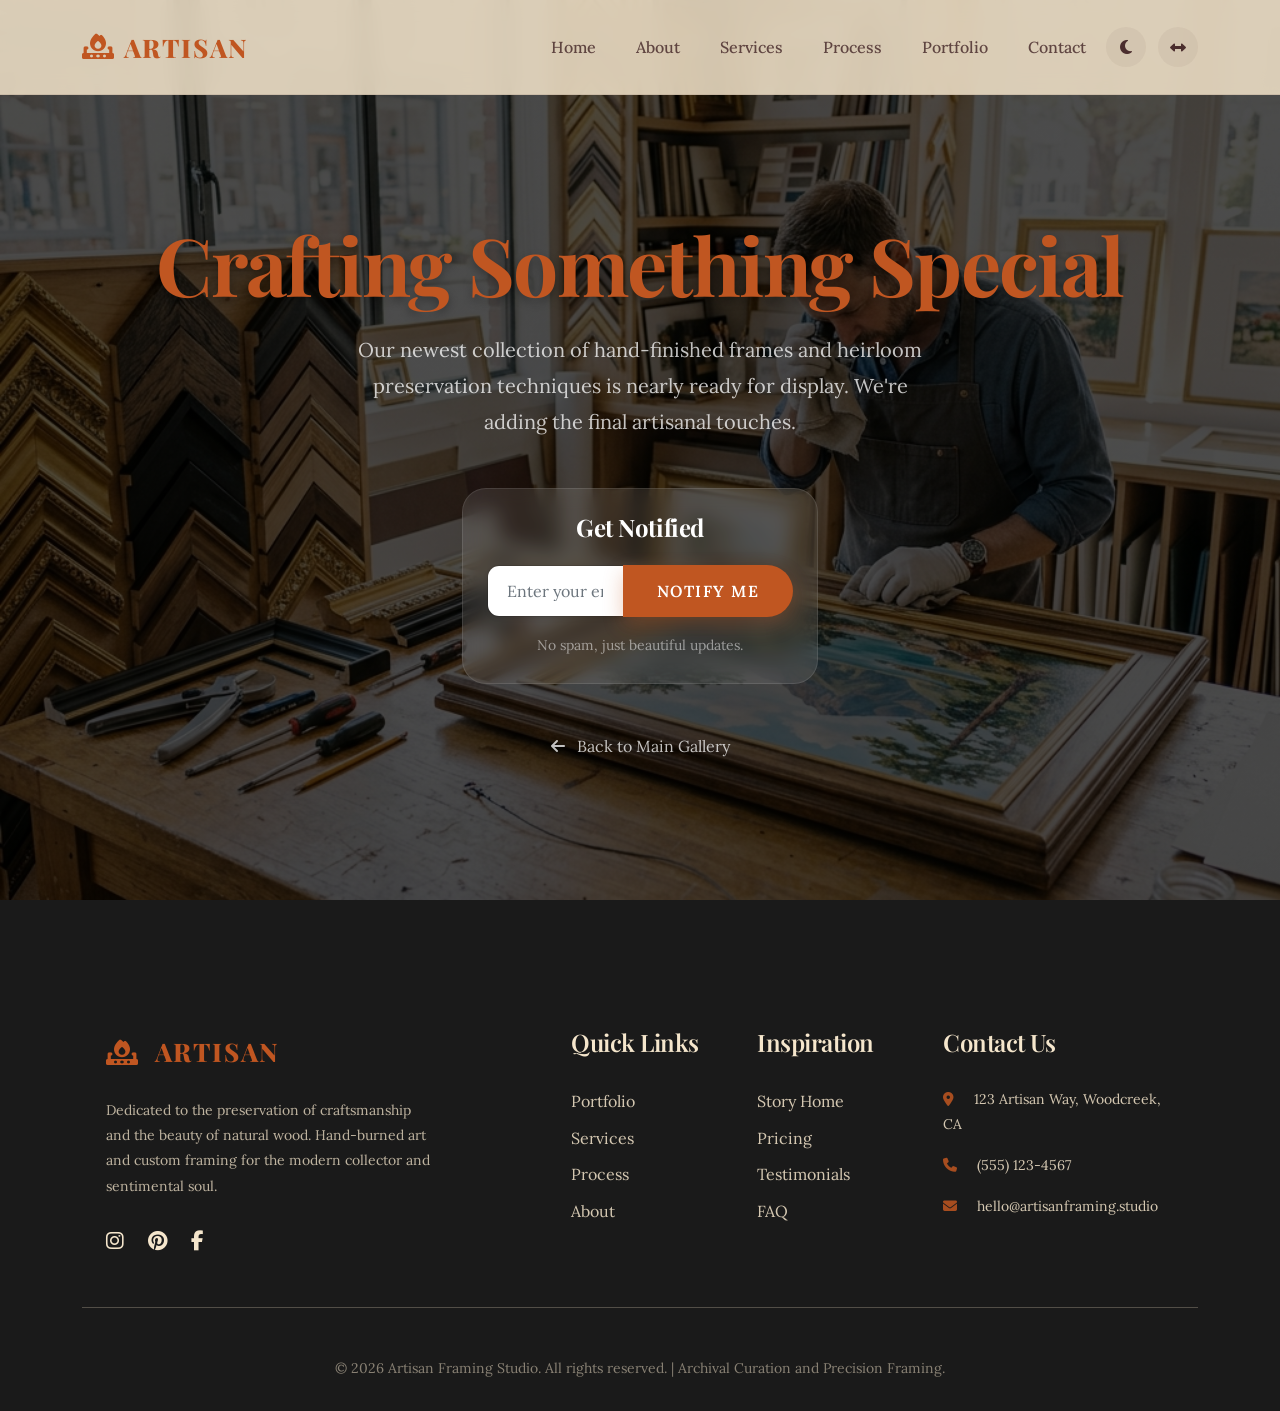
<file: coming-soon.html>
<!DOCTYPE html>
<html lang="en">

<head>
    <meta charset="UTF-8">
    <meta name="viewport" content="width=device-width, initial-scale=1.0">
    <title>Coming Soon | Artisan Framing Studio</title>
    <meta name="description"
        content="We are crafting something special. Stay tuned for new custom framing collections and art preservation services at Artisan Framing Studio.">

    <!-- Favicon -->
    <link rel="icon" type="image/x-icon" href="https://cdn-icons-png.flaticon.com/512/1037/1037815.png">

    <!-- Bootstrap 5 CSS -->
    <link href="https://cdn.jsdelivr.net/npm/bootstrap@5.3.0/dist/css/bootstrap.min.css" rel="stylesheet">

    <!-- Google Fonts -->
    <link rel="preconnect" href="https://fonts.googleapis.com">
    <link rel="preconnect" href="https://fonts.gstatic.com" crossorigin>
    <link
        href="https://fonts.googleapis.com/css2?family=Lora:ital,wght@0,400..700;1,400..700&family=Playfair+Display:ital,wght@0,400..900;1,400..900&display=swap"
        rel="stylesheet">

    <!-- Font Awesome -->
    <link rel="stylesheet" href="https://cdnjs.cloudflare.com/ajax/libs/font-awesome/6.4.0/css/all.min.css">

    <!-- AOS (Animate On Scroll) -->
    <link href="https://unpkg.com/aos@2.3.1/dist/aos.css" rel="stylesheet">

    <!-- Custom CSS -->
    <link rel="stylesheet" href="assets/css/style.css">
</head>

<body>

    <!-- Navbar -->
    <nav class="navbar navbar-expand-xl sticky-top">
        <div class="container">
            <a class="navbar-brand d-flex align-items-center" href="index.html">
                <i class="fa-solid fa-fire-burner me-2" style="color: var(--accent-color);"></i>
                <span>ARTISAN</span>
            </a>
            <button class="navbar-toggler" type="button" data-bs-toggle="collapse" data-bs-target="#navbarNav">
                <span class="navbar-toggler-icon"></span>
            </button>
            <div class="collapse navbar-collapse" id="navbarNav">
                <ul class="navbar-nav ms-auto align-items-center">
                    <li class="nav-item dropdown d-none d-xl-block">
                        <a class="nav-link dropdown-toggle" href="#" id="homeDropdown" role="button"
                            data-bs-toggle="dropdown">Home</a>
                        <ul class="dropdown-menu">
                            <li><a class="dropdown-item" href="index.html">Home 1 (Classic)</a></li>
                            <li><a class="dropdown-item" href="home2.html">Home 2 (Story)</a></li>
                        </ul>
                    </li>
                    <li class="nav-item d-xl-none"><a class="nav-link" href="index.html">Home 1 (Classic)</a></li>
                    <li class="nav-item d-xl-none"><a class="nav-link" href="home2.html">Home 2 (Story)</a></li>
                    <li class="nav-item"><a class="nav-link" href="about.html">About</a></li>
                    <li class="nav-item"><a class="nav-link" href="services.html">Services</a></li>
                    <li class="nav-item"><a class="nav-link" href="process.html">Process</a></li>
                    <li class="nav-item"><a class="nav-link" href="portfolio.html">Portfolio</a></li>
                    <li class="nav-item"><a class="nav-link" href="contact.html">Contact</a></li>

                    <li class="nav-item">
                        <div class="theme-toggle" id="themeToggle" title="Toggle Dark/Light Mode">
                            <i class="fa-solid fa-moon"></i>
                        </div>
                    </li>
                    <li class="nav-item">
                        <div class="rtl-toggle" id="rtlToggle" title="Toggle RTL">
                            <i class="fa-solid fa-left-right"></i>
                        </div>
                    </li>

                </ul>
            </div>
        </div>
    </nav>

    <!-- Coming Soon Hero Section -->
    <header class="hero-section"
        style="min-height: 80vh; background-image: linear-gradient(rgba(0,0,0,0.7), rgba(0,0,0,0.7)), url('assets/img/framing_hero_studio.png'); background-size: cover; background-position: center;">
        <div class="container text-center" data-aos="fade-up">
            <h1 class="display-3 fw-bold mb-4" style="color: var(--accent-color);">Crafting Something Special</h1>
            <p class="lead text-white opacity-75 mb-5 mx-auto" style="max-width: 600px;">Our newest collection of
                hand-finished frames and heirloom preservation techniques is nearly ready for display. We're adding the
                final artisanal touches.</p>

            <div class="row justify-content-center">
                <div class="col-md-6 col-lg-4">
                    <form class="interaction-form p-4 glass-card bg-white bg-opacity-10"
                        style="backdrop-filter: blur(10px);">
                        <h4 class="text-white mb-4">Get Notified</h4>
                        <div class="input-group mb-3">
                            <input type="email" class="form-control coming-soon-input shadow-sm"
                                placeholder="Enter your email" aria-label="Email address" required>
                            <style>
                                .coming-soon-input {
                                    background-color: #ffffff !important;
                                    color: #2c1a1a !important;
                                }

                                .coming-soon-input::placeholder {
                                    color: #6c757d !important;
                                    opacity: 1 !important;
                                }
                            </style>
                            <button class="btn btn-rustic" type="submit">Notify Me</button>
                        </div>
                        <p class="small text-white opacity-50 mb-0">No spam, just beautiful updates.</p>
                    </form>
                </div>
            </div>

            <div class="mt-5">
                <a href="index.html" class="text-white text-decoration-none opacity-75 hover-opacity-100">
                    <i class="fa-solid fa-arrow-left me-2"></i> Back to Main Gallery
                </a>
            </div>
        </div>
    </header>

    <!-- Footer -->
    <footer>
        <div class="container">
            <div class="row g-5 mb-5">
                <div class="col-lg-4">
                    <a class="navbar-brand mb-4 d-block" href="index.html">
                        <i class="fa-solid fa-fire-burner me-2" style="color: var(--accent-color);"></i>
                        ARTISAN
                    </a>
                    <p class="small opacity-75">Dedicated to the preservation of craftsmanship and the beauty of natural
                        wood. Hand-burned art and custom framing for the modern collector and sentimental soul.</p>
                    <div class="d-flex mt-4">
                        <a href="#" class="me-4 fs-5" aria-label="Instagram"><i class="fa-brands fa-instagram"></i></a>
                        <a href="#" class="me-4 fs-5" aria-label="Pinterest"><i class="fa-brands fa-pinterest"></i></a>
                        <a href="#" class="me-4 fs-5" aria-label="Facebook"><i class="fa-brands fa-facebook-f"></i></a>
                    </div>
                </div>
                <div class="col-md-4 col-lg-2 ms-auto">
                    <h4>Quick Links</h4>
                    <ul class="list-unstyled">
                        <li class="mb-2"><a href="portfolio.html">Portfolio</a></li>
                        <li class="mb-2"><a href="services.html">Services</a></li>
                        <li class="mb-2"><a href="process.html">Process</a></li>
                        <li class="mb-2"><a href="about.html">About</a></li>
                    </ul>
                </div>
                <div class="col-md-4 col-lg-2">
                    <h4>Inspiration</h4>
                    <ul class="list-unstyled">
                        <li class="mb-2"><a href="home2.html">Story Home</a></li>
                        <li class="mb-2"><a href="pricing.html">Pricing</a></li>
                        <li class="mb-2"><a href="testimonials.html">Testimonials</a></li>
                        <li class="mb-2"><a href="faq.html">FAQ</a></li>
                    </ul>
                </div>
                <div class="col-md-4 col-lg-3">
                    <h4>Contact Us</h4>
                    <p class="small mb-3"><i class="fa-solid fa-location-dot me-3 text-accent"></i> 123 Artisan Way,
                        Woodcreek, CA</p>
                    <p class="small mb-3"><i class="fa-solid fa-phone me-3 text-accent"></i> (555) 123-4567</p>
                    <p class="small mb-3"><i class="fa-solid fa-envelope me-3 text-accent"></i>
                        hello@artisanframing.studio</p>
                </div>
            </div>
            <hr class="opacity-25 my-5">
            <div class="text-center small opacity-50">
                &copy; 2026 Artisan Framing Studio. All rights reserved. | Archival Curation and Precision Framing.
            </div>
        </div>
    </footer>

    <!-- Back to Top -->
    <div class="back-to-top" id="backToTop">
        <i class="fa-solid fa-arrow-up"></i>
    </div>

    <!-- Bootstrap Bundle JS -->
    <script src="https://cdn.jsdelivr.net/npm/bootstrap@5.3.0/dist/js/bootstrap.bundle.min.js"></script>
    <!-- AOS JS -->
    <script src="https://unpkg.com/aos@2.3.1/dist/aos.js"></script>
    <script src="assets/js/main.js"></script>
</body>

</html>
</file>
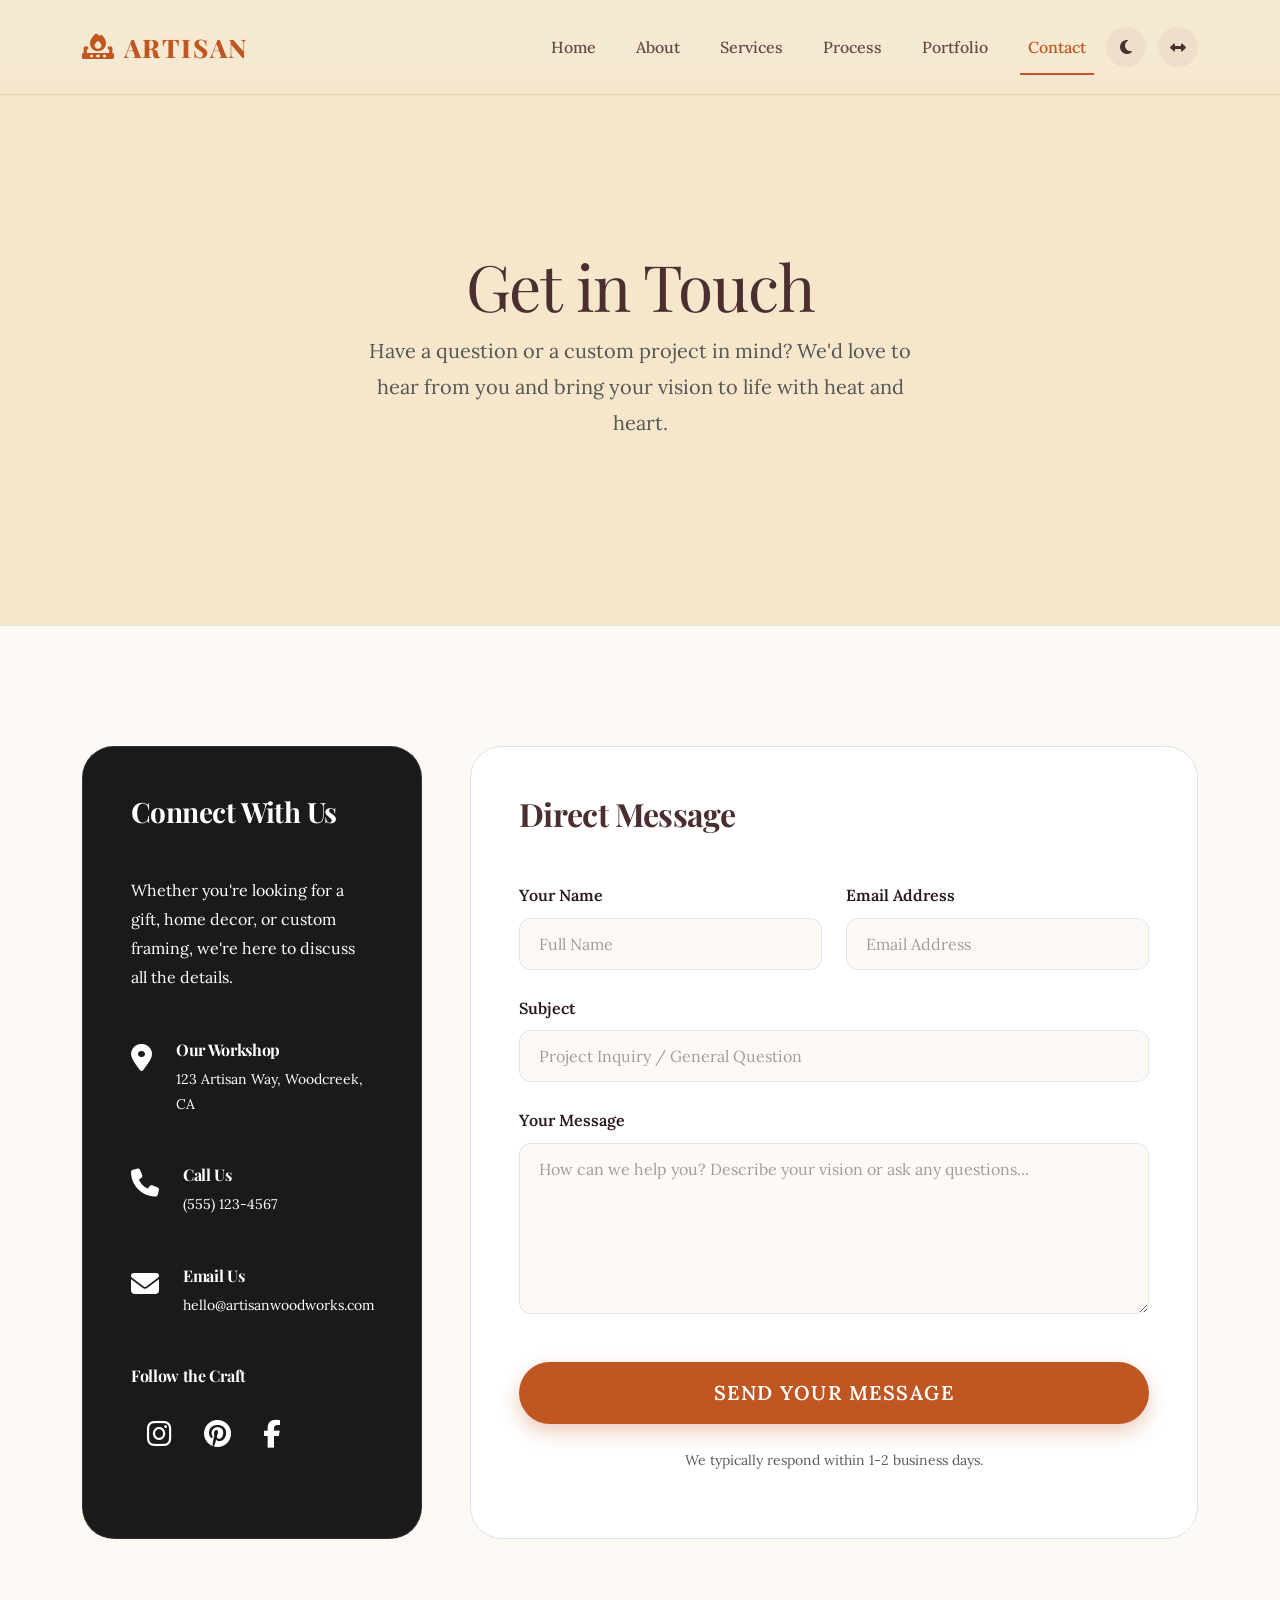
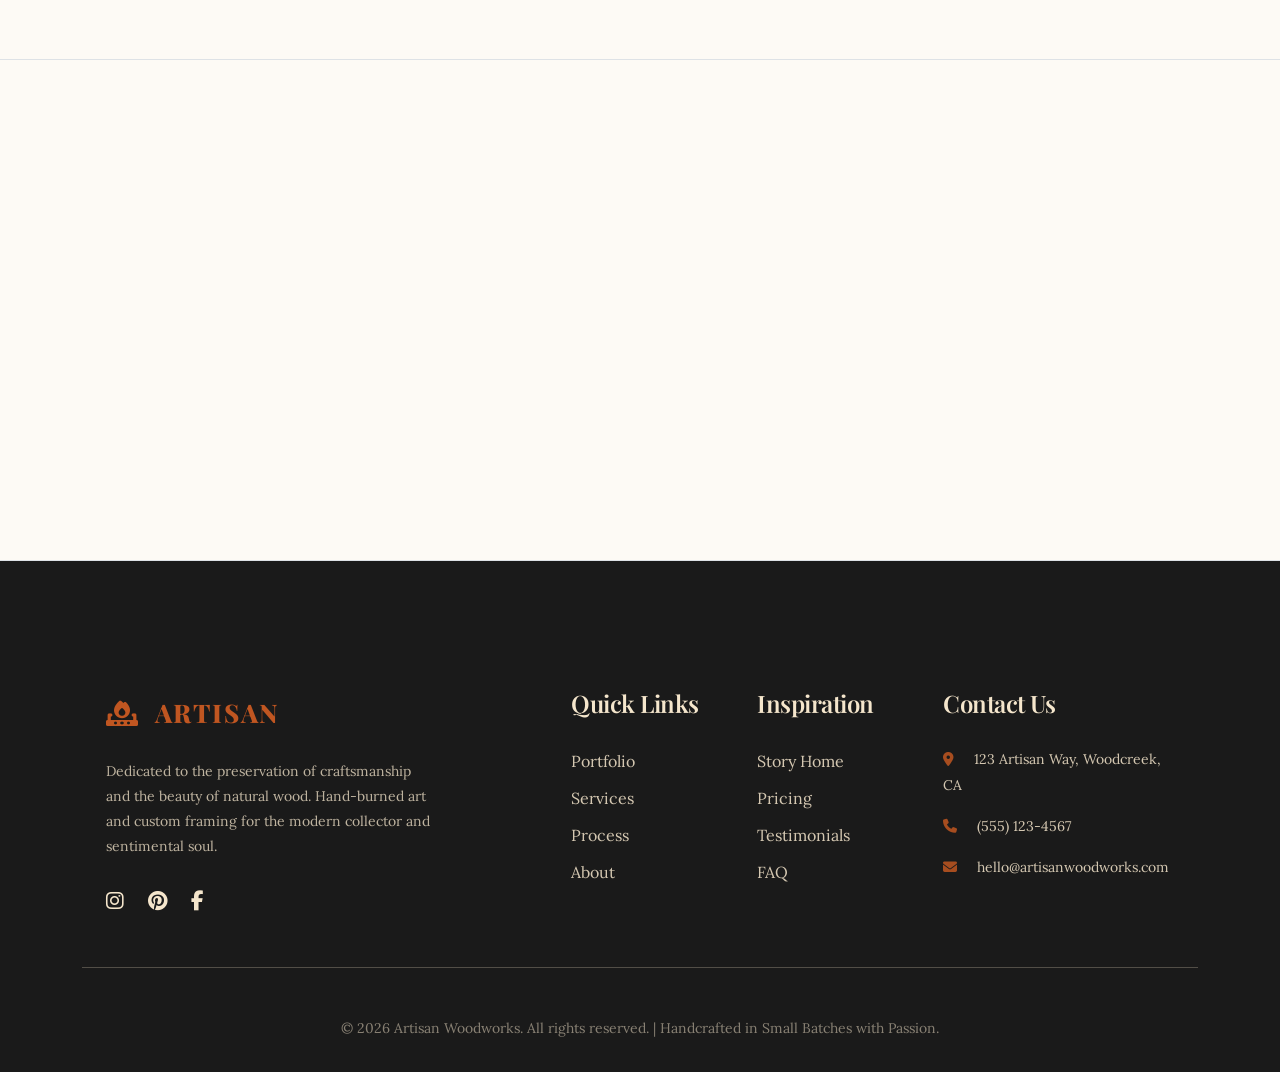
<file: contact.html>
<!DOCTYPE html>
<html lang="en">

<head>
    <meta charset="UTF-8">
    <meta name="viewport" content="width=device-width, initial-scale=1.0">
    <title>Contact Us | Artisan Woodworks</title>
    <meta name="description"
        content="Get in touch with Artisan Woodworks for custom wood burning projects and memorabilia framing. We bring your vision to life with fire and wood.">
    <meta name="author" content="Artisan Woodworks">

    <!-- Favicon -->
    <link rel="icon" type="image/x-icon" href="https://cdn-icons-png.flaticon.com/512/1037/1037815.png">

    <!-- Bootstrap 5 CSS -->
    <link href="https://cdn.jsdelivr.net/npm/bootstrap@5.3.0/dist/css/bootstrap.min.css" rel="stylesheet">

    <!-- Google Fonts -->
    <link rel="preconnect" href="https://fonts.googleapis.com">
    <link rel="preconnect" href="https://fonts.gstatic.com" crossorigin>
    <link
        href="https://fonts.googleapis.com/css2?family=Lora:ital,wght@0,400..700;1,400..700&family=Playfair+Display:ital,wght@0,400..900;1,400..900&display=swap"
        rel="stylesheet">

    <!-- Font Awesome -->
    <link rel="stylesheet" href="https://cdnjs.cloudflare.com/ajax/libs/font-awesome/6.4.0/css/all.min.css">

    <!-- AOS -->
    <link href="https://unpkg.com/aos@2.3.1/dist/aos.css" rel="stylesheet">

    <!-- Custom CSS -->
    <link rel="stylesheet" href="assets/css/style.css">
</head>

<body>

    <!-- Navbar -->
    <nav class="navbar navbar-expand-xl sticky-top">
        <div class="container">
            <a class="navbar-brand d-flex align-items-center" href="index.html">
                <i class="fa-solid fa-fire-burner me-2" style="color: var(--accent-color);"></i>
                <span>ARTISAN</span>
            </a>
            <button class="navbar-toggler" type="button" data-bs-toggle="collapse" data-bs-target="#navbarNav">
                <span class="navbar-toggler-icon"></span>
            </button>
            <div class="collapse navbar-collapse" id="navbarNav">
                <ul class="navbar-nav ms-auto align-items-center">
                    <!-- Desktop Home Dropdown -->
                    <li class="nav-item dropdown d-none d-xl-block">
                        <a class="nav-link dropdown-toggle" href="#" id="homeDropdown" role="button"
                            data-bs-toggle="dropdown">Home</a>
                        <ul class="dropdown-menu">
                            <li><a class="dropdown-item" href="index.html">Home 1 (Classic)</a></li>
                            <li><a class="dropdown-item" href="home2.html">Home 2 (Story)</a></li>
                        </ul>
                    </li>

                    <!-- Mobile Home Links -->
                    <li class="nav-item d-xl-none"><a class="nav-link" href="index.html">Home 1 (Classic)</a></li>
                    <li class="nav-item d-xl-none"><a class="nav-link" href="home2.html">Home 2 (Story)</a></li>
                    <li class="nav-item"><a class="nav-link" href="about.html">About</a></li>
                    <li class="nav-item"><a class="nav-link" href="services.html">Services</a></li>
                    <li class="nav-item"><a class="nav-link" href="process.html">Process</a></li>
                    <li class="nav-item"><a class="nav-link" href="portfolio.html">Portfolio</a></li>
                    <li class="nav-item"><a class="nav-link active" href="contact.html">Contact</a></li>

                    <!-- Icons & Signup -->
                    <li class="nav-item">
                        <div class="theme-toggle" id="themeToggle" title="Toggle Dark/Light Mode">
                            <i class="fa-solid fa-moon"></i>
                        </div>
                    </li>
                    <li class="nav-item">
                        <div class="rtl-toggle" id="rtlToggle" title="Toggle RTL">
                            <i class="fa-solid fa-left-right"></i>
                        </div>
                    </li>

                </ul>
            </div>
        </div>
    </nav>

    <!-- Header Section -->
    <section class="section-padding bg-beige border-bottom" data-aos="fade-down">
        <div class="container py-5 text-center">
            <h1 class="display-3">Get in Touch</h1>
            <p class="lead text-muted col-lg-6 mx-auto">Have a question or a custom project in mind? We'd love to hear
                from you and bring your vision to life with heat and heart.</p>
        </div>
    </section>

    <!-- Contact Content -->
    <section class="section-padding">
        <div class="container">
            <div class="row g-5">
                <!-- Info Column -->
                <div class="col-lg-4 contact-info-col" data-aos="fade-right">
                    <div
                        class="p-4 p-lg-5 bg-premium-dark rounded-5 shadow-premium h-100 border border-light border-opacity-10">
                        <h3 class="mb-5">Connect With Us</h3>
                        <p class="text-muted mb-5">Whether you're looking for a gift, home decor, or custom framing,
                            we're here to discuss all the details.</p>

                        <div class="d-flex mb-5">
                            <i class="fa-solid fa-location-dot mt-1 me-4 text-accent fs-3"></i>
                            <div>
                                <h6 class="mb-2">Our Workshop</h6>
                                <p class="small text-muted mb-0">123 Artisan Way, Woodcreek, CA</p>
                            </div>
                        </div>
                        <div class="d-flex mb-5">
                            <i class="fa-solid fa-phone mt-1 me-4 text-accent fs-3"></i>
                            <div>
                                <h6 class="mb-2">Call Us</h6>
                                <p class="small text-muted mb-0">(555) 123-4567</p>
                            </div>
                        </div>
                        <div class="d-flex mb-5">
                            <i class="fa-solid fa-envelope mt-1 me-4 text-accent fs-3"></i>
                            <div>
                                <h6 class="mb-2">Email Us</h6>
                                <p class="small text-muted mb-0 contact-info-email">hello@artisanwoodworks.com</p>
                            </div>
                        </div>

                        <div class="mt-5 follow-the-craft-container">
                            <h6 class="mb-4">Follow the Craft</h6>
                            <div class="d-flex follow-social-icons">
                                <a href="#" class="mx-3 fs-3 text-accent contact-social-link" aria-label="Instagram"><i
                                        class="fa-brands fa-instagram"></i></a>
                                <a href="#" class="mx-3 fs-3 text-accent contact-social-link" aria-label="Pinterest"><i
                                        class="fa-brands fa-pinterest"></i></a>
                                <a href="#" class="mx-3 fs-3 text-accent contact-social-link" aria-label="Facebook"><i
                                        class="fa-brands fa-facebook-f"></i></a>
                            </div>
                        </div>
                    </div>
                </div>

                <!-- Form Column -->
                <div class="col-lg-8 contact-form-col" data-aos="fade-left">
                    <div class="p-4 p-lg-5 bg-white shadow-premium rounded-5 border h-100">
                        <h2 class="mb-5">Direct Message</h2>
                        <form class="row g-4 needs-validation" id="contactForm" novalidate>
                            <div class="col-md-6">
                                <label class="form-label fw-semibold">Your Name</label>
                                <input type="text" class="form-control" name="name" required placeholder="Full Name">
                                <div class="invalid-feedback">Please provide your name.</div>
                            </div>
                            <div class="col-md-6">
                                <label class="form-label fw-semibold">Email Address</label>
                                <input type="email" class="form-control" name="email" required
                                    placeholder="Email Address">
                                <div class="invalid-feedback">Please provide a valid email.</div>
                            </div>
                            <div class="col-12">
                                <label class="form-label fw-semibold">Subject</label>
                                <input type="text" class="form-control" name="subject" required
                                    placeholder="Project Inquiry / General Question">
                                <div class="invalid-feedback">Please provide a subject.</div>
                            </div>
                            <div class="col-12">
                                <label class="form-label fw-semibold">Your Message</label>
                                <textarea class="form-control" name="message" rows="6" required
                                    placeholder="How can we help you? Describe your vision or ask any questions..."></textarea>
                                <div class="invalid-feedback">Please leave a message.</div>
                            </div>
                            <div class="col-12 text-center mt-5">
                                <button type="submit" class="btn btn-rustic btn-lg w-100 py-3">Send Your
                                    Message</button>
                                <p class="small text-muted mt-4">We typically respond within 1-2 business days.</p>
                            </div>
                        </form>
                    </div>
                </div>
            </div>
        </div>
    </section>

    <!-- Interactive Workshop Map -->
    <section class="p-0 overflow-hidden border-top border-bottom" data-aos="zoom-in">
        <iframe
            src="https://www.google.com/maps/embed?pb=!1m18!1m12!1m3!1d3153.83543450937!2d-122.4194154846824!3d37.774929479759174!2m3!1f0!2f0!3f0!3m2!1i1024!2i768!4f13.1!3m3!1m2!1s0x8085809c6c8f4459%3A0xb10ed59a1507d68!2sSan%20Francisco%2C%20CA!5e0!3m2!1sen!2sus!4v1680000000000!5m2!1sen!2sus"
            class="google-map-frame" allowfullscreen="" loading="lazy" referrerpolicy="no-referrer-when-downgrade">
        </iframe>
    </section>

    <!-- Footer -->
    <footer>
        <div class="container">
            <div class="row g-5 mb-5 align-items-start">
                <div class="col-md-6 col-lg-6 col-xl-4">
                    <a class="navbar-brand mb-4 d-block" href="index.html">
                        <i class="fa-solid fa-fire-burner me-2" style="color: var(--accent-color);"></i>
                        ARTISAN
                    </a>
                    <p class="small opacity-75">Dedicated to the preservation of craftsmanship and the beauty of natural
                        wood. Hand-burned art and custom framing for the modern collector and sentimental soul.</p>
                    <div class="d-flex mt-4">
                        <a href="#" class="me-4 fs-5" aria-label="Instagram"><i class="fa-brands fa-instagram"></i></a>
                        <a href="#" class="me-4 fs-5" aria-label="Pinterest"><i class="fa-brands fa-pinterest"></i></a>
                        <a href="#" class="me-4 fs-5" aria-label="Facebook"><i class="fa-brands fa-facebook-f"></i></a>
                    </div>
                </div>
                <div class="col-md-6 col-lg-6 col-xl-2 ms-auto">
                    <h4>Quick Links</h4>
                    <ul class="list-unstyled">
                        <li class="mb-2"><a href="portfolio.html">Portfolio</a></li>
                        <li class="mb-2"><a href="services.html">Services</a></li>
                        <li class="mb-2"><a href="process.html">Process</a></li>
                        <li class="mb-2"><a href="about.html">About</a></li>
                    </ul>
                </div>
                <div class="col-md-6 col-lg-6 col-xl-2">
                    <h4>Inspiration</h4>
                    <ul class="list-unstyled">
                        <li class="mb-2"><a href="home2.html">Story Home</a></li>
                        <li class="mb-2"><a href="pricing.html">Pricing</a></li>
                        <li class="mb-2"><a href="testimonials.html">Testimonials</a></li>
                        <li class="mb-2"><a href="faq.html">FAQ</a></li>
                    </ul>
                </div>
                <div class="col-md-6 col-lg-6 col-xl-3">
                    <h4>Contact Us</h4>
                    <p class="small mb-3"><i class="fa-solid fa-location-dot me-3 text-accent"></i> 123 Artisan Way,
                        Woodcreek, CA</p>
                    <p class="small mb-3"><i class="fa-solid fa-phone me-3 text-accent"></i> (555) 123-4567</p>
                    <p class="small mb-3"><i class="fa-solid fa-envelope me-3 text-accent"></i>
                        hello@artisanwoodworks.com</p>
                </div>
            </div>
            <hr class="opacity-25 my-5">
            <div class="text-center small opacity-50">
                &copy; 2026 Artisan Woodworks. All rights reserved. | Handcrafted in Small Batches with Passion.
            </div>
        </div>
    </footer>

    <!-- Back to Top -->
    <div class="back-to-top" id="backToTop">
        <i class="fa-solid fa-arrow-up"></i>
    </div>

    <!-- Scripts -->
    <script src="https://cdn.jsdelivr.net/npm/bootstrap@5.3.0/dist/js/bootstrap.bundle.min.js"></script>
    <script src="https://unpkg.com/aos@2.3.1/dist/aos.js"></script>
    <script src="assets/js/main.js"></script>
</body>

</html>
</file>
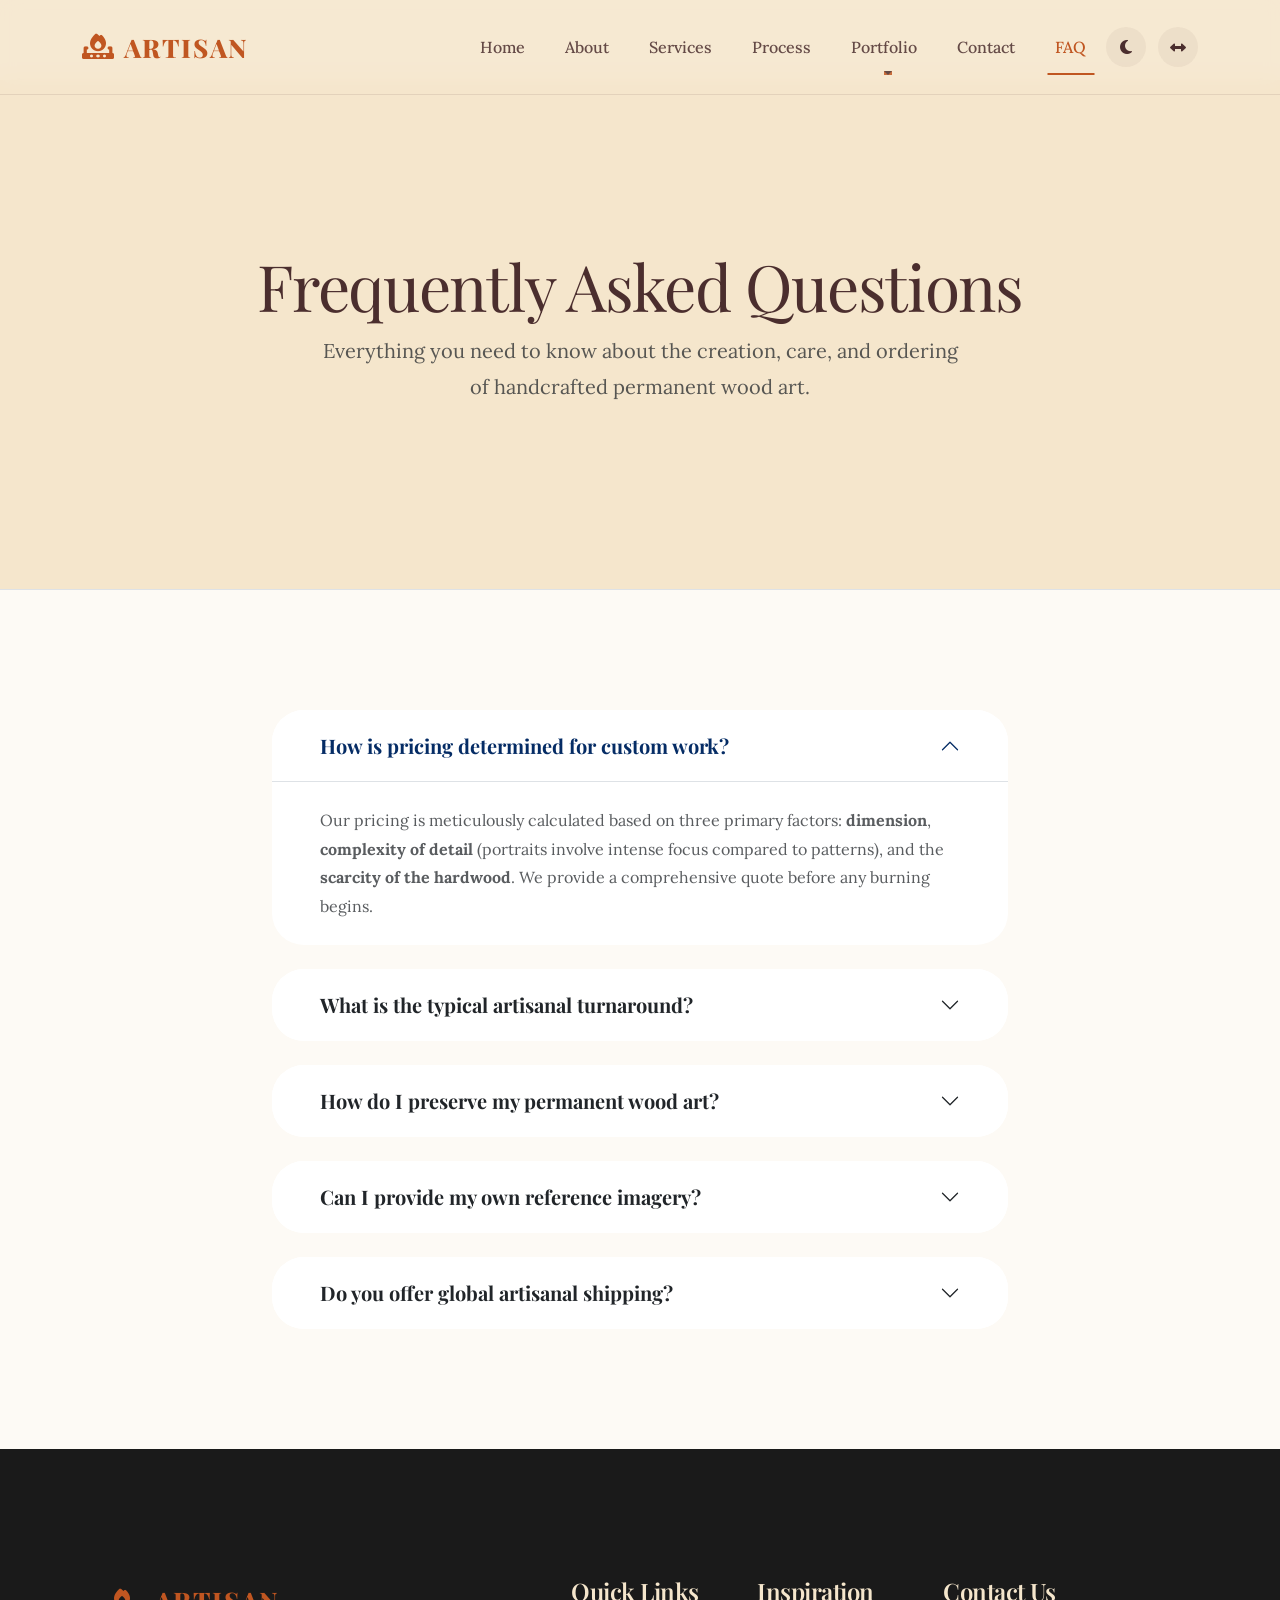
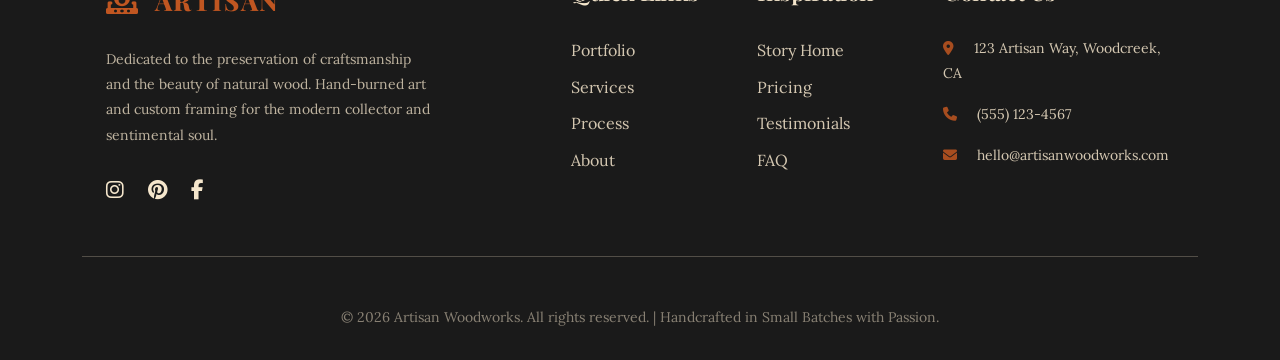
<file: faq.html>
<!DOCTYPE html>
<html lang="en">

<head>
    <meta charset="UTF-8">
    <meta name="viewport" content="width=device-width, initial-scale=1.0">
    <title>Frequently Asked Questions | Artisan Woodworks</title>
    <meta name="description"
        content="Everything you need to know about the creation, care, and ordering of handcrafted wood-burned art. Discover our process, pricing, and shipping details.">
    <meta name="author" content="Artisan Woodworks">

    <!-- Favicon -->
    <link rel="icon" type="image/x-icon" href="https://cdn-icons-png.flaticon.com/512/1037/1037815.png">

    <!-- Bootstrap 5 CSS -->
    <link href="https://cdn.jsdelivr.net/npm/bootstrap@5.3.0/dist/css/bootstrap.min.css" rel="stylesheet">

    <!-- Google Fonts -->
    <link rel="preconnect" href="https://fonts.googleapis.com">
    <link rel="preconnect" href="https://fonts.gstatic.com" crossorigin>
    <link
        href="https://fonts.googleapis.com/css2?family=Lora:ital,wght@0,400..700;1,400..700&family=Playfair+Display:ital,wght@0,400..900;1,400..900&display=swap"
        rel="stylesheet">

    <!-- Font Awesome -->
    <link rel="stylesheet" href="https://cdnjs.cloudflare.com/ajax/libs/font-awesome/6.4.0/css/all.min.css">

    <!-- AOS -->
    <link href="https://unpkg.com/aos@2.3.1/dist/aos.css" rel="stylesheet">

    <!-- Custom CSS -->
    <link rel="stylesheet" href="assets/css/style.css">
</head>

<body>

    <!-- Navbar -->
    <nav class="navbar navbar-expand-xl sticky-top">
        <div class="container">
            <a class="navbar-brand d-flex align-items-center" href="index.html">
                <i class="fa-solid fa-fire-burner me-2" style="color: var(--accent-color);"></i>
                <span>ARTISAN</span>
            </a>
            <button class="navbar-toggler" type="button" data-bs-toggle="collapse" data-bs-target="#navbarNav">
                <span class="navbar-toggler-icon"></span>
            </button>
            <div class="collapse navbar-collapse" id="navbarNav">
                <ul class="navbar-nav ms-auto align-items-center">
                    <li class="nav-item dropdown">
                        <a class="nav-link dropdown-toggle" href="#" id="homeDropdown" role="button"
                            data-bs-toggle="dropdown">Home</a>
                        <ul class="dropdown-menu">
                            <li><a class="dropdown-item" href="index.html">Home 1 (Classic)</a></li>
                            <li><a class="dropdown-item" href="home2.html">Home 2 (Story)</a></li>
                        </ul>
                    </li>
                    <li class="nav-item"><a class="nav-link" href="about.html">About</a></li>
                    <li class="nav-item"><a class="nav-link" href="services.html">Services</a></li>
                    <li class="nav-item"><a class="nav-link" href="process.html">Process</a></li>
                    <li class="nav-item dropdown">
                        <a class="nav-link dropdown-toggle" href="#" id="portfolioDropdown" role="button"
                            data-bs-toggle="dropdown">Portfolio</a>
                        <ul class="dropdown-menu">
                            <li><a class="dropdown-item" href="portfolio.html?all">View All</a></li>
                            <li><a class="dropdown-item" href="portfolio.html?filter=portraits">Custom Portraits</a>
                            </li>
                            <li><a class="dropdown-item" href="portfolio.html?filter=decorative">Decorative Pieces</a>
                            </li>
                            <li><a class="dropdown-item" href="portfolio.html?filter=framing">Memorabilia Framing</a>
                            </li>
                            <li><a class="dropdown-item" href="portfolio.html?filter=gifts">Nameplates & Gifts</a></li>
                        </ul>
                    </li>
                    <li class="nav-item"><a class="nav-link" href="contact.html">Contact</a></li>
                    <li class="nav-item"><a class="nav-link active" href="faq.html">FAQ</a></li>

                    <!-- Icons & Signup -->
                    <li class="nav-item">
                        <div class="theme-toggle" id="themeToggle" title="Toggle Dark/Light Mode">
                            <i class="fa-solid fa-moon"></i>
                        </div>
                    </li>
                    <li class="nav-item">
                        <div class="rtl-toggle" id="rtlToggle" title="Toggle RTL">
                            <i class="fa-solid fa-left-right"></i>
                        </div>
                    </li>

                </ul>
            </div>
        </div>
    </nav>

    <!-- Header Section -->
    <section class="section-padding bg-beige border-bottom" data-aos="fade-down">
        <div class="container py-5 text-center">
            <h1 class="display-3">Frequently Asked Questions</h1>
            <p class="lead text-muted col-lg-7 mx-auto">Everything you need to know about the creation, care, and
                ordering of handcrafted permanent wood art.</p>
        </div>
    </section>

    <!-- FAQ Accordion -->
    <section class="section-padding">
        <div class="container">
            <div class="row justify-content-center">
                <div class="col-lg-8" data-aos="fade-up">
                    <div class="accordion accordion-flush premium-accordion" id="faqAccordion">
                        <!-- FAQ 1 -->
                        <div class="accordion-item mb-4 border-0 shadow-premium rounded-5 overflow-hidden">
                            <h2 class="accordion-header">
                                <button class="accordion-button bg-white py-4 px-5 fs-5 fw-bold" type="button"
                                    data-bs-toggle="collapse" data-bs-target="#collapseOne">
                                    How is pricing determined for custom work?
                                </button>
                            </h2>
                            <div id="collapseOne" class="accordion-collapse collapse show"
                                data-bs-parent="#faqAccordion">
                                <div class="accordion-body py-4 px-5 text-muted">
                                    Our pricing is meticulously calculated based on three primary factors:
                                    <strong>dimension</strong>, <strong>complexity of detail</strong> (portraits involve
                                    intense focus compared to patterns), and the <strong>scarcity of the
                                        hardwood</strong>. We provide a comprehensive quote before any burning begins.
                                </div>
                            </div>
                        </div>
                        <!-- FAQ 2 -->
                        <div class="accordion-item mb-4 border-0 shadow-premium rounded-5 overflow-hidden">
                            <h2 class="accordion-header">
                                <button class="accordion-button collapsed bg-white py-4 px-5 fs-5 fw-bold" type="button"
                                    data-bs-toggle="collapse" data-bs-target="#collapseTwo">
                                    What is the typical artisanal turnaround?
                                </button>
                            </h2>
                            <div id="collapseTwo" class="accordion-collapse collapse" data-bs-parent="#faqAccordion">
                                <div class="accordion-body py-4 px-5 text-muted">
                                    Because pyrography is an unforgiving, slow, and deliberate craft, most custom pieces
                                    require <strong>3 to 5 weeks</strong> from finalized design approval. Exceptionally
                                    large or intricately shaded portraits may require additional time.
                                </div>
                            </div>
                        </div>
                        <!-- FAQ 3 -->
                        <div class="accordion-item mb-4 border-0 shadow-premium rounded-5 overflow-hidden">
                            <h2 class="accordion-header">
                                <button class="accordion-button collapsed bg-white py-4 px-5 fs-5 fw-bold" type="button"
                                    data-bs-toggle="collapse" data-bs-target="#collapseThree">
                                    How do I preserve my permanent wood art?
                                </button>
                            </h2>
                            <div id="collapseThree" class="accordion-collapse collapse" data-bs-parent="#faqAccordion">
                                <div class="accordion-body py-4 px-5 text-muted">
                                    Our works are finished with museum-grade, UV-resistant sealants. To ensure
                                    multi-generational longevity, avoid placing the piece in direct punishing sunlight
                                    and maintain a stable indoor environment. Dust gently with a clean, dry microfiber
                                    cloth.
                                </div>
                            </div>
                        </div>
                        <!-- FAQ 4 -->
                        <div class="accordion-item mb-4 border-0 shadow-premium rounded-5 overflow-hidden">
                            <h2 class="accordion-header">
                                <button class="accordion-button collapsed bg-white py-4 px-5 fs-5 fw-bold" type="button"
                                    data-bs-toggle="collapse" data-bs-target="#collapseFour">
                                    Can I provide my own reference imagery?
                                </button>
                            </h2>
                            <div id="collapseFour" class="accordion-collapse collapse" data-bs-parent="#faqAccordion">
                                <div class="accordion-body py-4 px-5 text-muted">
                                    Absolutely. High-resolution, clear photography is ideal for translating emotion to
                                    wood. During our consultation, we’ll discuss how the specific grain of the wood will
                                    interact with your unique photograph.
                                </div>
                            </div>
                        </div>
                        <!-- FAQ 5 -->
                        <div class="accordion-item border-0 shadow-premium rounded-5 overflow-hidden">
                            <h2 class="accordion-header">
                                <button class="accordion-button collapsed bg-white py-4 px-5 fs-5 fw-bold" type="button"
                                    data-bs-toggle="collapse" data-bs-target="#collapseFive">
                                    Do you offer global artisanal shipping?
                                </button>
                            </h2>
                            <div id="collapseFive" class="accordion-collapse collapse" data-bs-parent="#faqAccordion">
                                <div class="accordion-body py-4 px-5 text-muted">
                                    Yes, we ship our handcrafted masterworks worldwide. Every international order is
                                    meticulously packed, fully insured, and tracked to allow you to monitor its journey
                                    to your doorstep.
                                </div>
                            </div>
                        </div>
                    </div>
                </div>
            </div>
        </div>
    </section>

    <!-- Footer -->
    <footer>
        <div class="container">
            <div class="row g-5 mb-5">
                <div class="col-lg-4">
                    <a class="navbar-brand mb-4 d-block" href="index.html">
                        <i class="fa-solid fa-fire-burner me-2" style="color: var(--accent-color);"></i>
                        ARTISAN
                    </a>
                    <p class="small opacity-75">Dedicated to the preservation of craftsmanship and the beauty of natural
                        wood. Hand-burned art and custom framing for the modern collector and sentimental soul.</p>
                    <div class="d-flex mt-4">
                        <a href="#" class="me-4 fs-5" aria-label="Instagram"><i class="fa-brands fa-instagram"></i></a>
                        <a href="#" class="me-4 fs-5" aria-label="Pinterest"><i class="fa-brands fa-pinterest"></i></a>
                        <a href="#" class="me-4 fs-5" aria-label="Facebook"><i class="fa-brands fa-facebook-f"></i></a>
                    </div>
                </div>
                <div class="col-md-4 col-lg-2 ms-auto">
                    <h4>Quick Links</h4>
                    <ul class="list-unstyled">
                        <li class="mb-2"><a href="portfolio.html">Portfolio</a></li>
                        <li class="mb-2"><a href="services.html">Services</a></li>
                        <li class="mb-2"><a href="process.html">Process</a></li>
                        <li class="mb-2"><a href="about.html">About</a></li>
                    </ul>
                </div>
                <div class="col-md-4 col-lg-2">
                    <h4>Inspiration</h4>
                    <ul class="list-unstyled">
                        <li class="mb-2"><a href="home2.html">Story Home</a></li>
                        <li class="mb-2"><a href="pricing.html">Pricing</a></li>
                        <li class="mb-2"><a href="testimonials.html">Testimonials</a></li>
                        <li class="mb-2"><a href="faq.html">FAQ</a></li>
                    </ul>
                </div>
                <div class="col-md-4 col-lg-3">
                    <h4>Contact Us</h4>
                    <p class="small mb-3"><i class="fa-solid fa-location-dot me-3 text-accent"></i> 123 Artisan Way,
                        Woodcreek, CA</p>
                    <p class="small mb-3"><i class="fa-solid fa-phone me-3 text-accent"></i> (555) 123-4567</p>
                    <p class="small mb-3"><i class="fa-solid fa-envelope me-3 text-accent"></i>
                        hello@artisanwoodworks.com</p>
                </div>
            </div>
            <hr class="opacity-25 my-5">
            <div class="text-center small opacity-50">
                &copy; 2026 Artisan Woodworks. All rights reserved. | Handcrafted in Small Batches with Passion.
            </div>
        </div>
    </footer>

    <!-- Back to Top -->
    <div class="back-to-top" id="backToTop">
        <i class="fa-solid fa-arrow-up"></i>
    </div>

    <!-- Scripts -->
    <script src="https://cdn.jsdelivr.net/npm/bootstrap@5.3.0/dist/js/bootstrap.bundle.min.js"></script>
    <script src="https://unpkg.com/aos@2.3.1/dist/aos.js"></script>
    <script src="assets/js/main.js"></script>
</body>

</html>
</file>
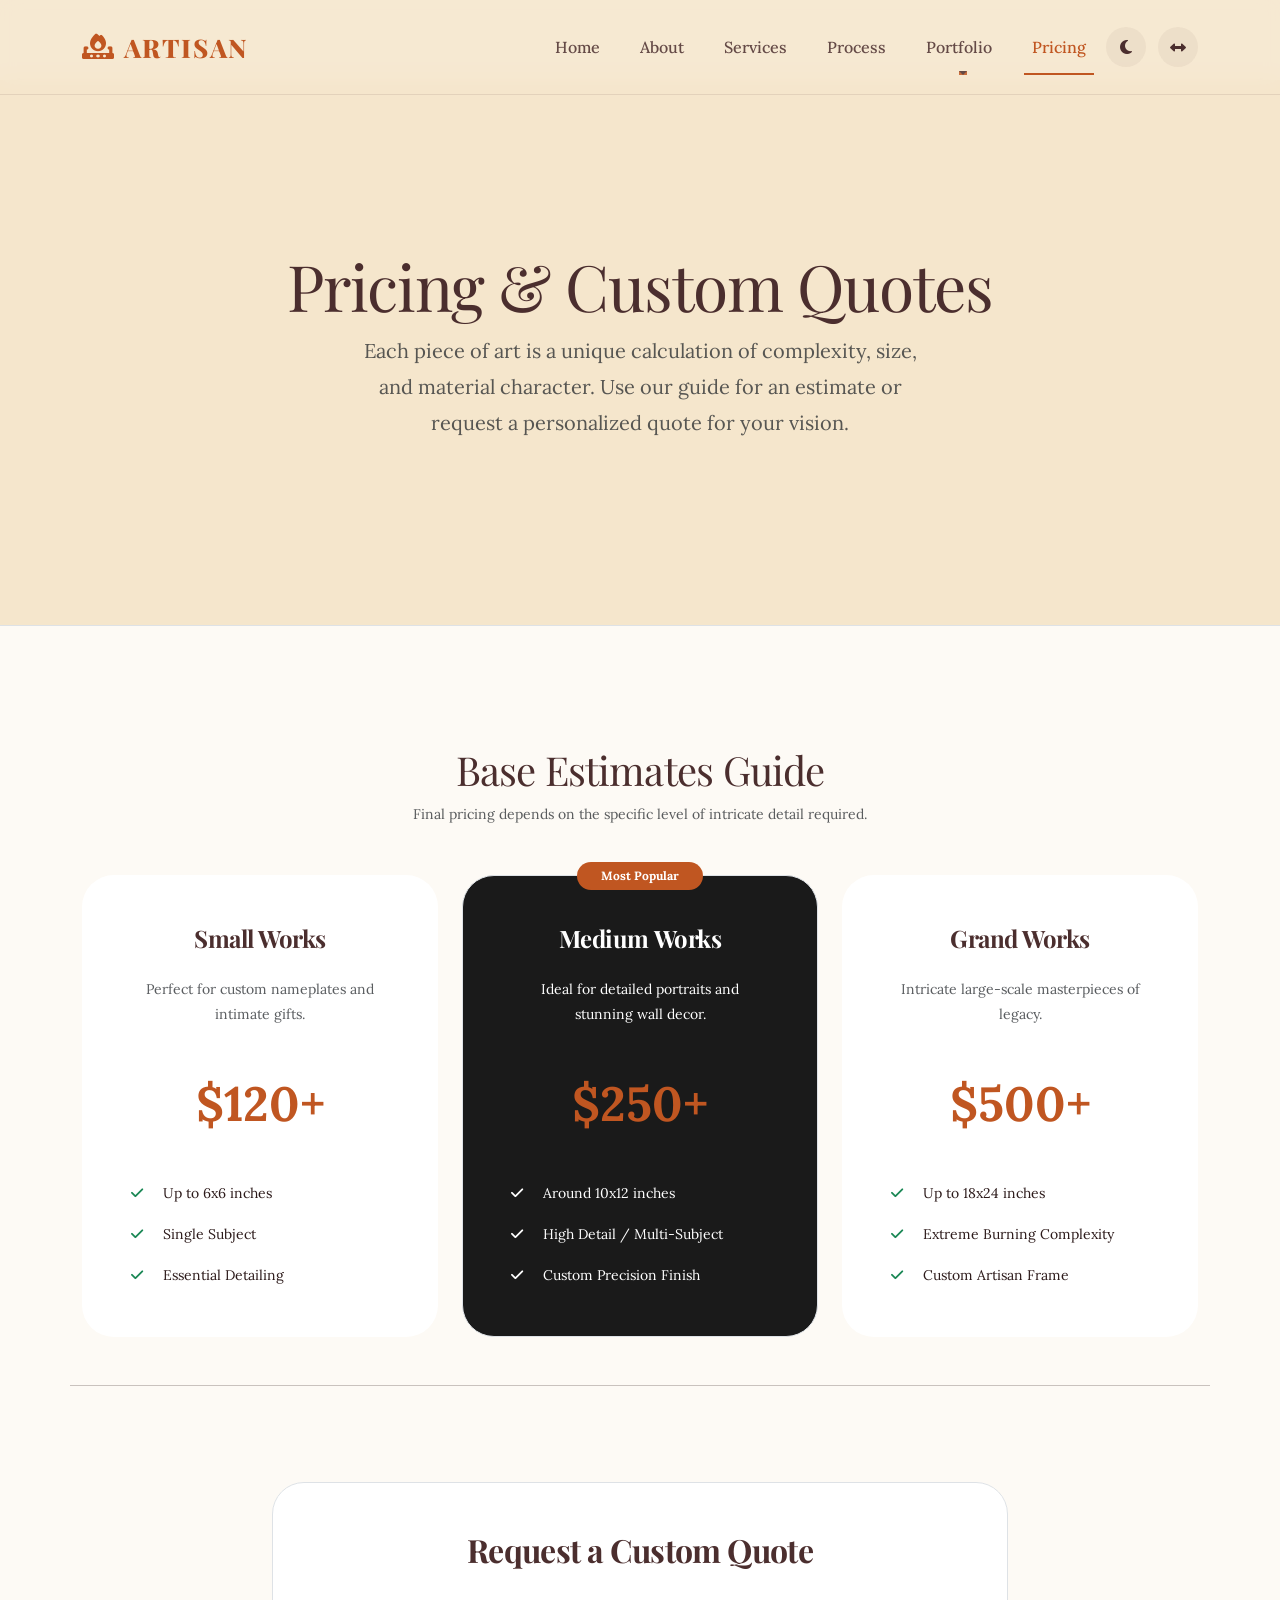
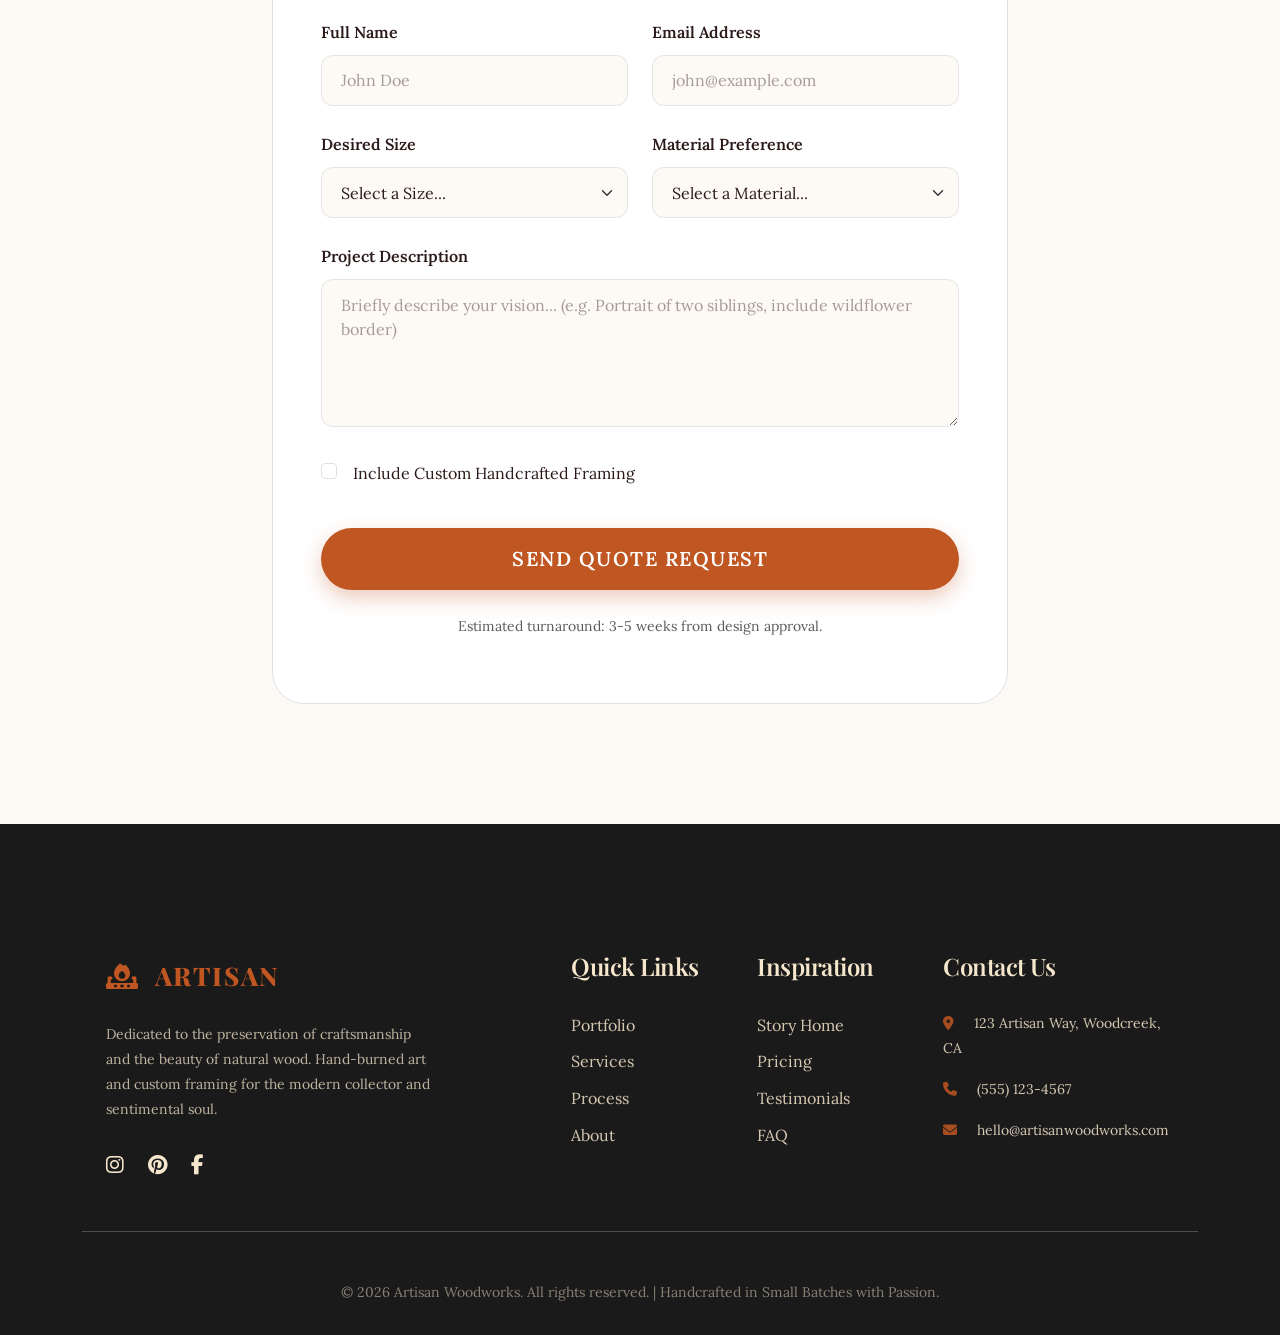
<file: pricing.html>
<!DOCTYPE html>
<html lang="en">

<head>
    <meta charset="UTF-8">
    <meta name="viewport" content="width=device-width, initial-scale=1.0">
    <title>Pricing & Custom Quotes | Artisan Woodworks</title>
    <meta name="description"
        content="Get a personalized quote for your custom wood burning or framing project. Transparent pricing guide for portraits, decorative pieces, and memorials.">
    <meta name="author" content="Artisan Woodworks">

    <!-- Favicon -->
    <link rel="icon" type="image/x-icon" href="https://cdn-icons-png.flaticon.com/512/1037/1037815.png">

    <!-- Bootstrap 5 CSS -->
    <link href="https://cdn.jsdelivr.net/npm/bootstrap@5.3.0/dist/css/bootstrap.min.css" rel="stylesheet">

    <!-- Google Fonts -->
    <link rel="preconnect" href="https://fonts.googleapis.com">
    <link rel="preconnect" href="https://fonts.gstatic.com" crossorigin>
    <link
        href="https://fonts.googleapis.com/css2?family=Lora:ital,wght@0,400..700;1,400..700&family=Playfair+Display:ital,wght@0,400..900;1,400..900&display=swap"
        rel="stylesheet">

    <!-- Font Awesome -->
    <link rel="stylesheet" href="https://cdnjs.cloudflare.com/ajax/libs/font-awesome/6.4.0/css/all.min.css">

    <!-- AOS -->
    <link href="https://unpkg.com/aos@2.3.1/dist/aos.css" rel="stylesheet">

    <!-- Custom CSS -->
    <link rel="stylesheet" href="assets/css/style.css">
</head>

<body>

    <!-- Navbar -->
    <nav class="navbar navbar-expand-xl sticky-top">
        <div class="container">
            <a class="navbar-brand d-flex align-items-center" href="index.html">
                <i class="fa-solid fa-fire-burner me-2" style="color: var(--accent-color);"></i>
                <span>ARTISAN</span>
            </a>
            <button class="navbar-toggler" type="button" data-bs-toggle="collapse" data-bs-target="#navbarNav">
                <span class="navbar-toggler-icon"></span>
            </button>
            <div class="collapse navbar-collapse" id="navbarNav">
                <ul class="navbar-nav ms-auto align-items-center">
                    <li class="nav-item dropdown">
                        <a class="nav-link dropdown-toggle" href="#" id="homeDropdown" role="button"
                            data-bs-toggle="dropdown">Home</a>
                        <ul class="dropdown-menu">
                            <li><a class="dropdown-item" href="index.html">Home 1 (Classic)</a></li>
                            <li><a class="dropdown-item" href="home2.html">Home 2 (Story)</a></li>
                        </ul>
                    </li>
                    <li class="nav-item"><a class="nav-link" href="about.html">About</a></li>
                    <li class="nav-item"><a class="nav-link" href="services.html">Services</a></li>
                    <li class="nav-item"><a class="nav-link" href="process.html">Process</a></li>
                    <li class="nav-item dropdown">
                        <a class="nav-link dropdown-toggle" href="#" id="portfolioDropdown" role="button"
                            data-bs-toggle="dropdown">Portfolio</a>
                        <ul class="dropdown-menu">
                            <li><a class="dropdown-item" href="portfolio.html?all">View All</a></li>
                            <li><a class="dropdown-item" href="portfolio.html?filter=portraits">Custom Portraits</a>
                            </li>
                            <li><a class="dropdown-item" href="portfolio.html?filter=decorative">Decorative Pieces</a>
                            </li>
                            <li><a class="dropdown-item" href="portfolio.html?filter=framing">Memorabilia Framing</a>
                            </li>
                            <li><a class="dropdown-item" href="portfolio.html?filter=gifts">Nameplates & Gifts</a></li>
                        </ul>
                    </li>
                    <li class="nav-item"><a class="nav-link active" href="pricing.html">Pricing</a></li>

                    <!-- Icons & Signup -->
                    <li class="nav-item">
                        <div class="theme-toggle" id="themeToggle" title="Toggle Dark/Light Mode">
                            <i class="fa-solid fa-moon"></i>
                        </div>
                    </li>
                    <li class="nav-item">
                        <div class="rtl-toggle" id="rtlToggle" title="Toggle RTL">
                            <i class="fa-solid fa-left-right"></i>
                        </div>
                    </li>

                </ul>
            </div>
        </div>
    </nav>

    <!-- Header Section -->
    <section class="section-padding bg-beige border-bottom" data-aos="fade-down">
        <div class="container py-5 text-center">
            <h1 class="display-3">Pricing & Custom Quotes</h1>
            <p class="lead text-muted col-lg-6 mx-auto">Each piece of art is a unique calculation of complexity, size,
                and material character. Use our guide for an estimate or request a personalized quote for your vision.
            </p>
        </div>
    </section>

    <!-- Pricing Guide Cards -->
    <section class="section-padding">
        <div class="container mb-5">
            <div class="text-center mb-5" data-aos="fade-up">
                <h3 class="display-6">Base Estimates Guide</h3>
                <p class="small text-muted">Final pricing depends on the specific level of intricate detail required.
                </p>
            </div>
            <div class="row g-4">
                <div class="col-md-4" data-aos="fade-up" data-aos-delay="100">
                    <div
                        class="p-5 bg-white border border-light border-opacity-10 shadow-premium rounded-5 text-center h-100">
                        <h4 class="mb-4">Small Works</h4>
                        <p class="small text-muted mb-5">Perfect for custom nameplates and intimate gifts.</p>
                        <div class="display-5 mb-5 text-accent fw-bold">$120+</div>
                        <ul class="list-unstyled text-start small mb-0">
                            <li class="mb-3"><i class="fa-solid fa-check text-success me-3"></i> Up to 6x6 inches</li>
                            <li class="mb-3"><i class="fa-solid fa-check text-success me-3"></i> Single Subject</li>
                            <li class="mb-0"><i class="fa-solid fa-check text-success me-3"></i> Essential Detailing
                            </li>
                        </ul>
                    </div>
                </div>
                <div class="col-md-4" data-aos="fade-up" data-aos-delay="200">
                    <div
                        class="p-5 bg-premium-dark border border-accent border-opacity-20 shadow-premium rounded-5 text-center h-100 position-relative">
                        <span
                            class="badge bg-accent position-absolute top-0 start-50 translate-middle py-2 px-4 rounded-pill">Most
                            Popular</span>
                        <h4 class="mb-4">Medium Works</h4>
                        <p class="small text-muted mb-5">Ideal for detailed portraits and stunning wall decor.</p>
                        <div class="display-5 mb-5 text-accent fw-bold">$250+</div>
                        <ul class="list-unstyled text-start small mb-0">
                            <li class="mb-3"><i class="fa-solid fa-check text-success me-3"></i> Around 10x12 inches
                            </li>
                            <li class="mb-3"><i class="fa-solid fa-check text-success me-3"></i> High Detail /
                                Multi-Subject</li>
                            <li class="mb-0"><i class="fa-solid fa-check text-success me-3"></i> Custom Precision Finish
                            </li>
                        </ul>
                    </div>
                </div>
                <div class="col-md-4" data-aos="fade-up" data-aos-delay="300">
                    <div
                        class="p-5 bg-white border border-light border-opacity-10 shadow-premium rounded-5 text-center h-100">
                        <h4 class="mb-4">Grand Works</h4>
                        <p class="small text-muted mb-5">Intricate large-scale masterpieces of legacy.</p>
                        <div class="display-5 mb-5 text-accent fw-bold">$500+</div>
                        <ul class="list-unstyled text-start small mb-0">
                            <li class="mb-3"><i class="fa-solid fa-check text-success me-3"></i> Up to 18x24 inches</li>
                            <li class="mb-3"><i class="fa-solid fa-check text-success me-3"></i> Extreme Burning
                                Complexity</li>
                            <li class="mb-0"><i class="fa-solid fa-check text-success me-3"></i> Custom Artisan Frame
                            </li>
                        </ul>
                    </div>
                </div>
            </div>
        </div>

        <hr class="container my-5 opacity-10">

        <!-- Custom Quote Form -->
        <div class="container pt-5" id="quote-form-section">
            <div class="row justify-content-center">
                <div class="col-lg-8" data-aos="fade-up">
                    <div class="p-5 bg-white shadow-premium rounded-5 border">
                        <h2 class="text-center mb-5">Request a Custom Quote</h2>
                        <form class="row g-4 needs-validation" id="quoteForm" novalidate>
                            <div class="col-md-6">
                                <label class="form-label fw-semibold">Full Name</label>
                                <input type="text" class="form-control" required placeholder="John Doe">
                                <div class="invalid-feedback">Please enter your name.</div>
                            </div>
                            <div class="col-md-6">
                                <label class="form-label fw-semibold">Email Address</label>
                                <input type="email" class="form-control" required placeholder="john@example.com">
                                <div class="invalid-feedback">Please enter a valid email.</div>
                            </div>
                            <div class="col-md-6">
                                <label class="form-label fw-semibold">Desired Size</label>
                                <select class="form-control form-select" required>
                                    <option value="" selected disabled>Select a Size...</option>
                                    <option>Small (Under 6")</option>
                                    <option>Medium (10" - 12")</option>
                                    <option>Large (18" - 24")</option>
                                    <option>Custom Dimension</option>
                                </select>
                                <div class="invalid-feedback">Please select a size.</div>
                            </div>
                            <div class="col-md-6">
                                <label class="form-label fw-semibold">Material Preference</label>
                                <select class="form-control form-select" required>
                                    <option value="" selected disabled>Select a Material...</option>
                                    <option>Birch (Light & Smooth)</option>
                                    <option>Cedar (Rustic & Warm)</option>
                                    <option>Oak (Strong & Detailed)</option>
                                </select>
                                <div class="invalid-feedback">Please select a material.</div>
                            </div>
                            <div class="col-12">
                                <label class="form-label fw-semibold">Project Description</label>
                                <textarea class="form-control" rows="5" required
                                    placeholder="Briefly describe your vision... (e.g. Portrait of two siblings, include wildflower border)"></textarea>
                                <div class="invalid-feedback">Please describe your project.</div>
                            </div>
                            <div class="col-12">
                                <div class="form-check mb-3 mt-2">
                                    <input class="form-check-input" type="checkbox" id="framingCheck">
                                    <label class="form-check-label ms-2" for="framingCheck">
                                        Include Custom Handcrafted Framing
                                    </label>
                                </div>
                            </div>
                            <div class="col-12 text-center mt-4">
                                <button type="submit" class="btn btn-rustic btn-lg w-100 py-3">Send Quote
                                    Request</button>
                                <p class="small text-muted mt-4">Estimated turnaround: 3-5 weeks from design approval.
                                </p>
                            </div>
                        </form>
                    </div>
                </div>
            </div>
        </div>
    </section>

    <!-- Footer -->
    <footer>
        <div class="container">
            <div class="row g-5 mb-5">
                <div class="col-lg-4">
                    <a class="navbar-brand mb-4 d-block" href="index.html">
                        <i class="fa-solid fa-fire-burner me-2" style="color: var(--accent-color);"></i>
                        ARTISAN
                    </a>
                    <p class="small opacity-75">Dedicated to the preservation of craftsmanship and the beauty of natural
                        wood. Hand-burned art and custom framing for the modern collector and sentimental soul.</p>
                    <div class="d-flex mt-4">
                        <a href="#" class="me-4 fs-5" aria-label="Instagram"><i class="fa-brands fa-instagram"></i></a>
                        <a href="#" class="me-4 fs-5" aria-label="Pinterest"><i class="fa-brands fa-pinterest"></i></a>
                        <a href="#" class="me-4 fs-5" aria-label="Facebook"><i class="fa-brands fa-facebook-f"></i></a>
                    </div>
                </div>
                <div class="col-md-4 col-lg-2 ms-auto">
                    <h4>Quick Links</h4>
                    <ul class="list-unstyled">
                        <li class="mb-2"><a href="portfolio.html">Portfolio</a></li>
                        <li class="mb-2"><a href="services.html">Services</a></li>
                        <li class="mb-2"><a href="process.html">Process</a></li>
                        <li class="mb-2"><a href="about.html">About</a></li>
                    </ul>
                </div>
                <div class="col-md-4 col-lg-2">
                    <h4>Inspiration</h4>
                    <ul class="list-unstyled">
                        <li class="mb-2"><a href="home2.html">Story Home</a></li>
                        <li class="mb-2"><a href="pricing.html">Pricing</a></li>
                        <li class="mb-2"><a href="testimonials.html">Testimonials</a></li>
                        <li class="mb-2"><a href="faq.html">FAQ</a></li>
                    </ul>
                </div>
                <div class="col-md-4 col-lg-3">
                    <h4>Contact Us</h4>
                    <p class="small mb-3"><i class="fa-solid fa-location-dot me-3 text-accent"></i> 123 Artisan Way,
                        Woodcreek, CA</p>
                    <p class="small mb-3"><i class="fa-solid fa-phone me-3 text-accent"></i> (555) 123-4567</p>
                    <p class="small mb-3"><i class="fa-solid fa-envelope me-3 text-accent"></i>
                        hello@artisanwoodworks.com</p>
                </div>
            </div>
            <hr class="opacity-25 my-5">
            <div class="text-center small opacity-50">
                &copy; 2026 Artisan Woodworks. All rights reserved. | Handcrafted in Small Batches with Passion.
            </div>
        </div>
    </footer>

    <!-- Back to Top -->
    <div class="back-to-top" id="backToTop">
        <i class="fa-solid fa-arrow-up"></i>
    </div>

    <!-- Scripts -->
    <script src="https://cdn.jsdelivr.net/npm/bootstrap@5.3.0/dist/js/bootstrap.bundle.min.js"></script>
    <script src="https://unpkg.com/aos@2.3.1/dist/aos.js"></script>
    <script src="assets/js/main.js"></script>
</body>

</html>
</file>
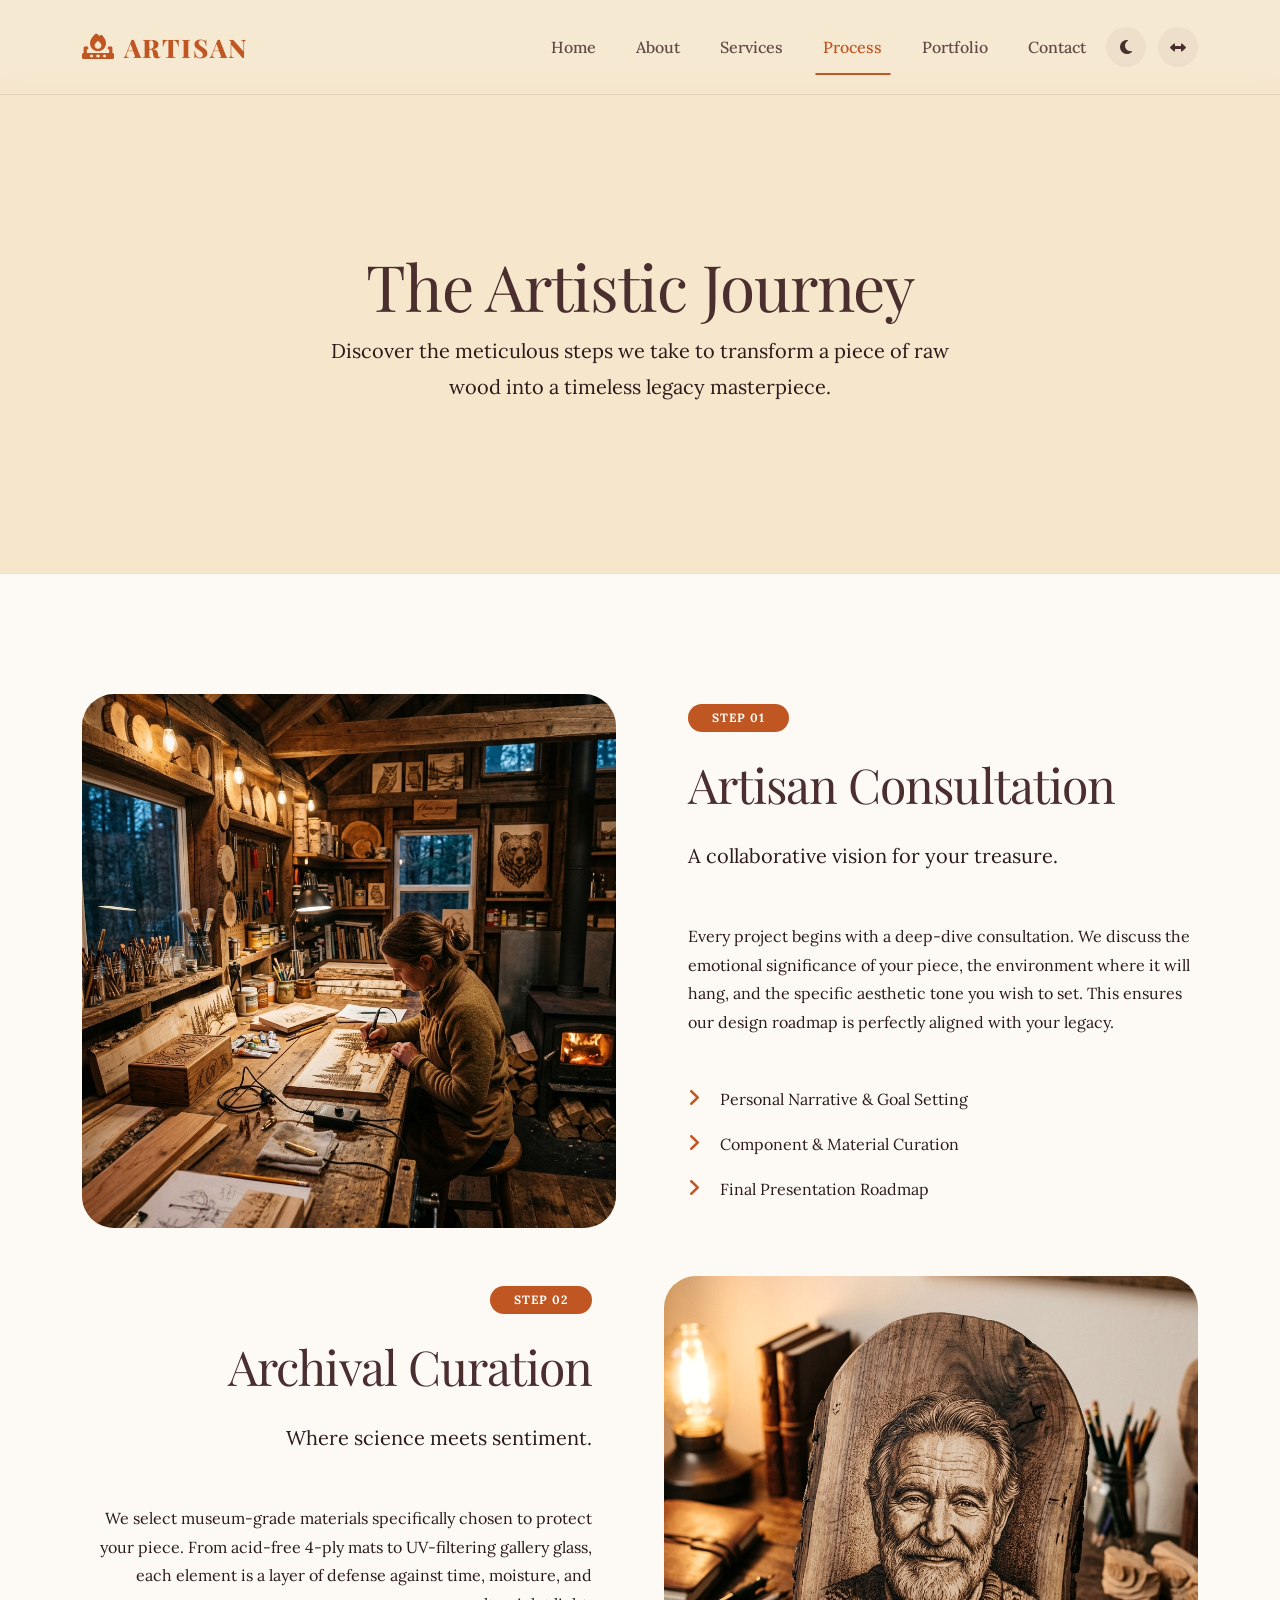
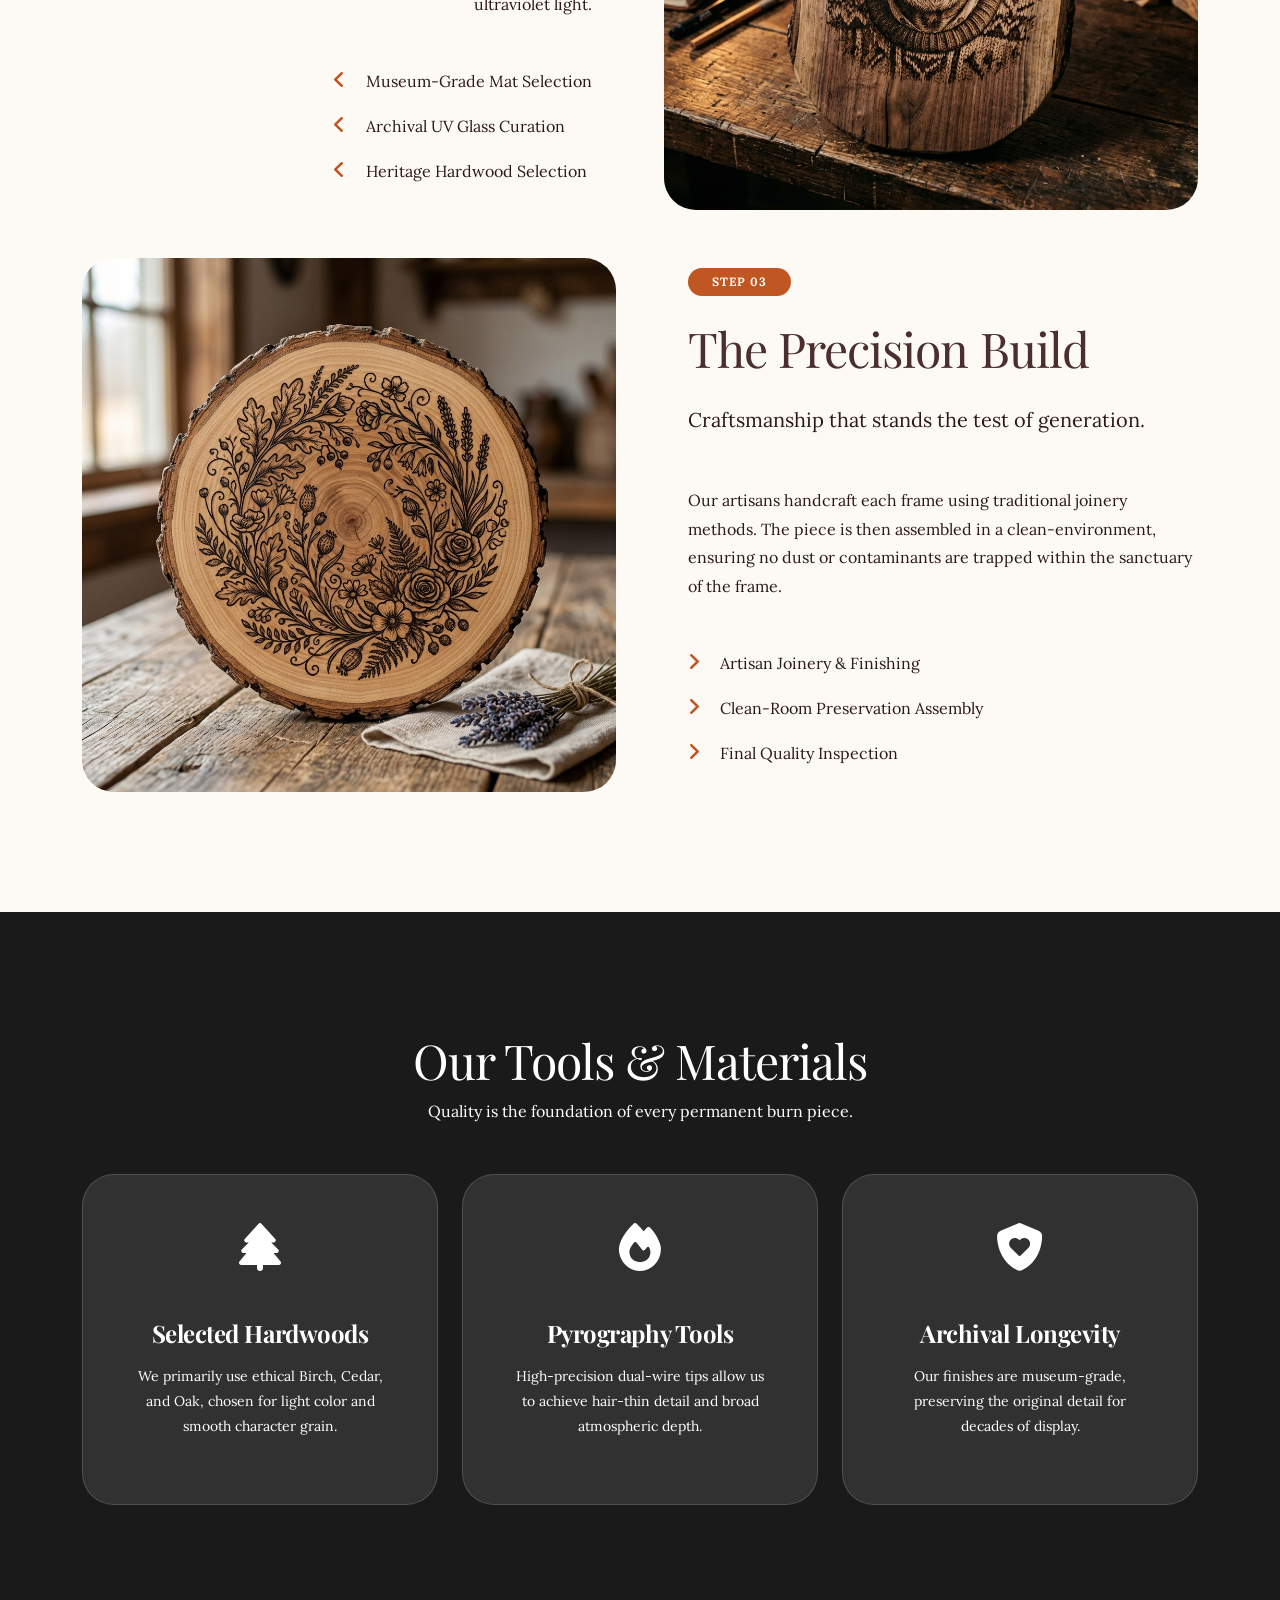
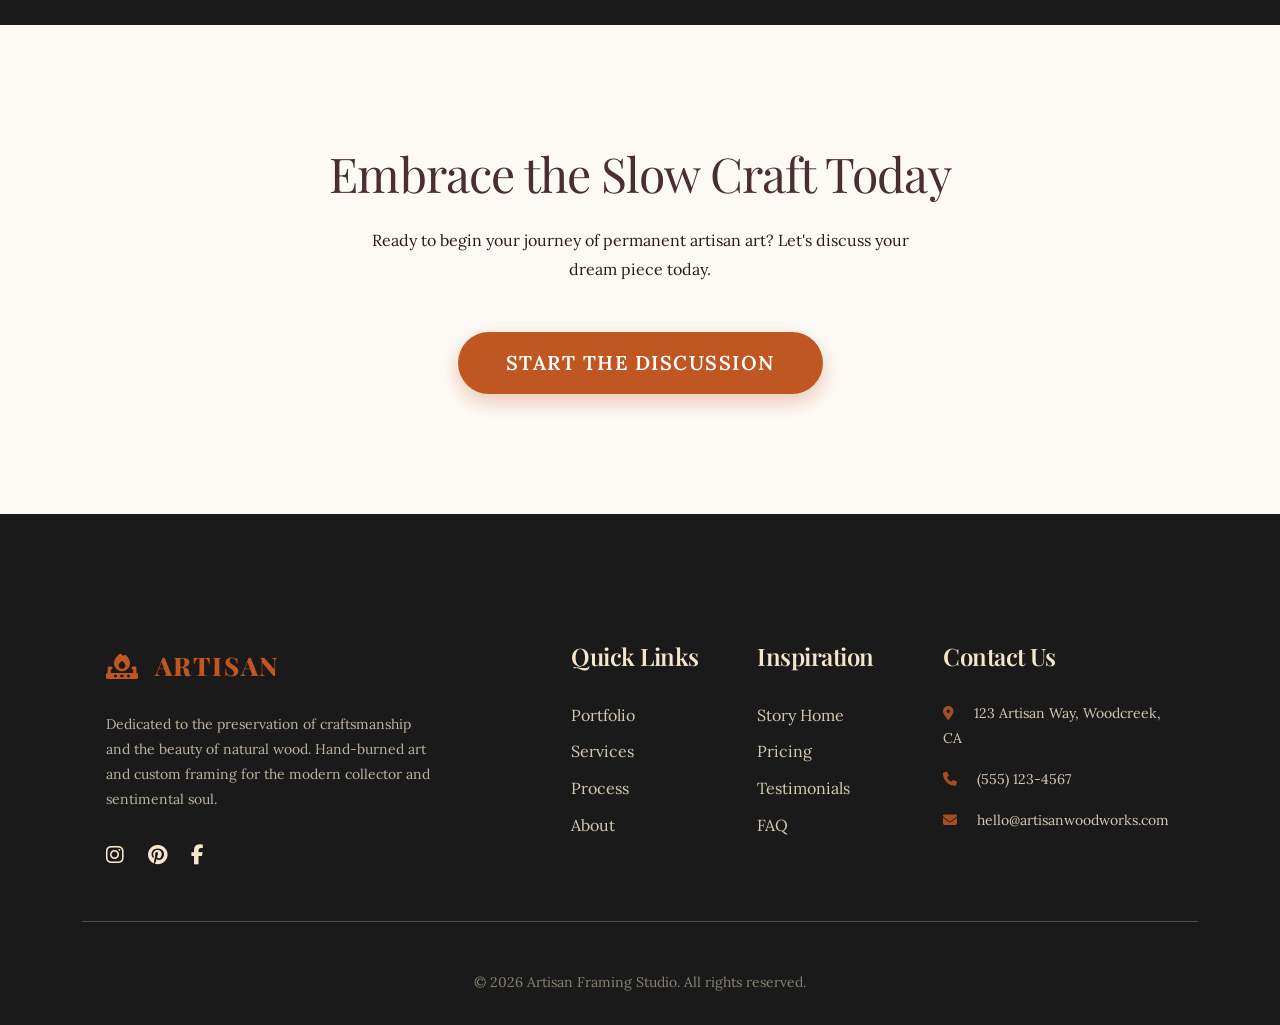
<file: process.html>
<!DOCTYPE html>
<html lang="en">

<head>
    <meta charset="UTF-8">
    <meta name="viewport" content="width=device-width, initial-scale=1.0">
    <title>Our Archival Process | Artisan Framing Studio</title>
    <meta name="description"
        content="Step inside the curation lab. From initial consultation to archival mounting and museum-grade finishing, discover our meticulous preservation process.">
    <meta name="author" content="Artisan Framing Studio">

    <!-- Favicon -->
    <link rel="icon" type="image/x-icon" href="https://cdn-icons-png.flaticon.com/512/1037/1037815.png">

    <!-- Bootstrap 5 CSS -->
    <link href="https://cdn.jsdelivr.net/npm/bootstrap@5.3.0/dist/css/bootstrap.min.css" rel="stylesheet">

    <!-- Google Fonts -->
    <link rel="preconnect" href="https://fonts.googleapis.com">
    <link rel="preconnect" href="https://fonts.gstatic.com" crossorigin>
    <link
        href="https://fonts.googleapis.com/css2?family=Lora:ital,wght@0,400..700;1,400..700&family=Playfair+Display:ital,wght@0,400..900;1,400..900&display=swap"
        rel="stylesheet">

    <!-- Font Awesome -->
    <link rel="stylesheet" href="https://cdnjs.cloudflare.com/ajax/libs/font-awesome/6.4.0/css/all.min.css">

    <!-- AOS -->
    <link href="https://unpkg.com/aos@2.3.1/dist/aos.css" rel="stylesheet">

    <!-- Custom CSS -->
    <link rel="stylesheet" href="assets/css/style.css">
</head>

<body>

    <!-- Navbar -->
    <nav class="navbar navbar-expand-xl sticky-top">
        <div class="container">
            <a class="navbar-brand d-flex align-items-center" href="index.html">
                <i class="fa-solid fa-fire-burner me-2" style="color: var(--accent-color);"></i>
                <span>ARTISAN</span>
            </a>
            <button class="navbar-toggler" type="button" data-bs-toggle="collapse" data-bs-target="#navbarNav">
                <span class="navbar-toggler-icon"></span>
            </button>
            <div class="collapse navbar-collapse" id="navbarNav">
                <ul class="navbar-nav ms-auto align-items-center">
                    <!-- Desktop Home Dropdown -->
                    <li class="nav-item dropdown d-none d-xl-block">
                        <a class="nav-link dropdown-toggle" href="#" id="homeDropdown" role="button"
                            data-bs-toggle="dropdown">Home</a>
                        <ul class="dropdown-menu">
                            <li><a class="dropdown-item" href="index.html">Home 1 (Classic)</a></li>
                            <li><a class="dropdown-item" href="home2.html">Home 2 (Story)</a></li>
                        </ul>
                    </li>

                    <!-- Mobile Home Links -->
                    <li class="nav-item d-xl-none"><a class="nav-link" href="index.html">Home 1 (Classic)</a></li>
                    <li class="nav-item d-xl-none"><a class="nav-link" href="home2.html">Home 2 (Story)</a></li>
                    <li class="nav-item"><a class="nav-link" href="about.html">About</a></li>
                    <li class="nav-item"><a class="nav-link" href="services.html">Services</a></li>
                    <li class="nav-item"><a class="nav-link active" href="process.html">Process</a></li>
                    <li class="nav-item"><a class="nav-link" href="portfolio.html">Portfolio</a></li>
                    <li class="nav-item"><a class="nav-link" href="contact.html">Contact</a></li>

                    <!-- Icons & Signup -->
                    <li class="nav-item">
                        <div class="theme-toggle" id="themeToggle" title="Toggle Dark/Light Mode">
                            <i class="fa-solid fa-moon"></i>
                        </div>
                    </li>
                    <li class="nav-item">
                        <div class="rtl-toggle" id="rtlToggle" title="Toggle RTL">
                            <i class="fa-solid fa-left-right"></i>
                        </div>
                    </li>

                </ul>
            </div>
        </div>
    </nav>

    <!-- Header Section -->
    <section class="section-padding bg-beige border-bottom" data-aos="fade-down">
        <div class="container py-5 text-center">
            <h1 class="display-3">The Artistic Journey</h1>
            <p class="lead mb-0 col-lg-7 mx-auto">Discover the meticulous steps we take to transform a piece of raw wood
                into a timeless legacy masterpiece.</p>
        </div>
    </section>

    <!-- Visual Timeline -->
    <section class="section-padding overflow-hidden">
        <div class="container">
            <!-- Step 1 -->
            <div class="row align-items-center mb-5 g-5">
                <div class="col-lg-6" data-aos="fade-right">
                    <img src="assets/img/studio.png" alt="Concept Design Sketch Process"
                        class="img-fluid rounded-5 shadow-premium">
                </div>
                <div class="col-lg-6 ps-lg-5" data-aos="fade-left">
                    <span class="badge rounded-pill bg-accent mb-4 px-4 py-2 text-uppercase fw-bold ls-1">Step 01</span>
                    <h2 class="display-5 mb-4">Artisan Consultation</h2>
                    <p class="lead mb-5">A collaborative vision for your treasure.</p>
                    <p>Every project begins with a deep-dive consultation. We discuss the emotional significance of your
                        piece, the environment where it will hang, and the specific aesthetic tone you wish to set. This
                        ensures our design roadmap is perfectly aligned with your legacy.</p>
                    <ul class="list-unstyled mt-5">
                        <li class="mb-3"><i class="fa-solid fa-angle-right me-3 text-accent fs-5"></i> Personal
                            Narrative & Goal Setting</li>
                        <li class="mb-3"><i class="fa-solid fa-angle-right me-3 text-accent fs-5"></i> Component &
                            Material Curation</li>
                        <li class="mb-0"><i class="fa-solid fa-angle-right me-3 text-accent fs-5"></i> Final
                            Presentation Roadmap</li>
                    </ul>
                </div>
            </div>

            <!-- Step 2 -->
            <div class="row align-items-center mb-5 g-5 flex-lg-row-reverse">
                <div class="col-lg-6" data-aos="fade-left">
                    <img src="assets/img/portrait.png" alt="Wood Burning Art Process Detail"
                        class="img-fluid rounded-5 shadow-premium" style="filter: sepia(0.1);">
                </div>
                <div class="col-lg-6 pe-lg-5 text-lg-end" data-aos="fade-right">
                    <span class="badge rounded-pill bg-accent mb-4 px-4 py-2 text-uppercase fw-bold ls-1">Step 02</span>
                    <h2 class="display-5 mb-4">Archival Curation</h2>
                    <p class="lead mb-5">Where science meets sentiment.</p>
                    <p>We select museum-grade materials specifically chosen to protect your piece. From acid-free 4-ply
                        mats to UV-filtering gallery glass, each element is a layer of defense against time, moisture,
                        and ultraviolet light.</p>
                    <div class="d-flex justify-content-lg-end mt-5">
                        <ul class="list-unstyled text-start">
                            <li class="mb-3"><i
                                    class="fa-solid fa-angle-left me-3 text-accent fs-5 d-none d-lg-inline"></i><i
                                    class="fa-solid fa-angle-right me-3 text-accent fs-5 d-xl-none"></i> Museum-Grade
                                Mat Selection</li>
                            <li class="mb-3"><i
                                    class="fa-solid fa-angle-left me-3 text-accent fs-5 d-none d-lg-inline"></i><i
                                    class="fa-solid fa-angle-right me-3 text-accent fs-5 d-xl-none"></i> Archival UV
                                Glass Curation</li>
                            <li class="mb-0"><i
                                    class="fa-solid fa-angle-left me-3 text-accent fs-5 d-none d-lg-inline"></i><i
                                    class="fa-solid fa-angle-right me-3 text-accent fs-5 d-xl-none"></i> Heritage
                                Hardwood Selection</li>
                        </ul>
                    </div>
                </div>
            </div>

            <!-- Step 3 -->
            <div class="row align-items-center g-5">
                <div class="col-lg-6" data-aos="fade-right">
                    <img src="assets/img/decorative.png" alt="Finishing and Protection Process"
                        class="img-fluid rounded-5 shadow-premium">
                </div>
                <div class="col-lg-6 ps-lg-5" data-aos="fade-left">
                    <span class="badge rounded-pill bg-accent mb-4 px-4 py-2 text-uppercase fw-bold ls-1">Step 03</span>
                    <h2 class="display-5 mb-4">The Precision Build</h2>
                    <p class="lead mb-5">Craftsmanship that stands the test of generation.</p>
                    <p>Our artisans handcraft each frame using traditional joinery methods. The piece is then assembled
                        in a clean-environment, ensuring no dust or contaminants are trapped within the sanctuary of the
                        frame.</p>
                    <ul class="list-unstyled mt-5">
                        <li class="mb-3"><i class="fa-solid fa-angle-right me-3 text-accent fs-5"></i> Artisan Joinery &
                            Finishing</li>
                        <li class="mb-3"><i class="fa-solid fa-angle-right me-3 text-accent fs-5"></i> Clean-Room
                            Preservation Assembly</li>
                        <li class="mb-0"><i class="fa-solid fa-angle-right me-3 text-accent fs-5"></i> Final Quality
                            Inspection</li>
                    </ul>
                </div>
            </div>
        </div>
    </section>

    <!-- Materials Section -->
    <section class="section-padding bg-premium-dark text-white">
        <div class="container text-center mb-5" data-aos="fade-up">
            <h2 class="display-5 text-white">Our Tools & Materials</h2>
            <p class="text-white col-lg-6 mx-auto">Quality is the foundation of every permanent burn piece.</p>
        </div>
        <div class="container">
            <div class="row g-4 text-center">
                <div class="col-md-4" data-aos="zoom-in" data-aos-delay="100">
                    <div
                        class="p-5 bg-white bg-opacity-5 border border-light border-opacity-10 rounded-5 h-100 backdrop-blur">
                        <i class="fa-solid fa-tree fa-3x mb-5 text-accent"></i>
                        <h4 class="mb-3">Selected Hardwoods</h4>
                        <p class="small">We primarily use ethical Birch, Cedar, and Oak, chosen for light color and
                            smooth character grain.</p>
                    </div>
                </div>
                <div class="col-md-4" data-aos="zoom-in" data-aos-delay="200">
                    <div
                        class="p-5 bg-white bg-opacity-5 border border-light border-opacity-10 rounded-5 h-100 backdrop-blur">
                        <i class="fa-solid fa-fire fa-3x mb-5 text-accent"></i>
                        <h4 class="mb-3">Pyrography Tools</h4>
                        <p class="small">High-precision dual-wire tips allow us to achieve hair-thin detail and broad
                            atmospheric depth.</p>
                    </div>
                </div>
                <div class="col-md-4" data-aos="zoom-in" data-aos-delay="300">
                    <div
                        class="p-5 bg-white bg-opacity-5 border border-light border-opacity-10 rounded-5 h-100 backdrop-blur">
                        <i class="fa-solid fa-shield-heart fa-3x mb-5 text-accent"></i>
                        <h4 class="mb-3">Archival Longevity</h4>
                        <p class="small">Our finishes are museum-grade, preserving the original detail for decades of
                            display.</p>
                    </div>
                </div>
            </div>
        </div>
    </section>

    <!-- CTA Section -->
    <section class="section-padding text-center">
        <div class="container" data-aos="zoom-in">
            <h2 class="display-5 mb-4">Embrace the Slow Craft Today</h2>
            <p class="mb-5 col-lg-6 mx-auto">Ready to begin your journey of permanent artisan art? Let's discuss your
                dream piece today.</p>
            <a href="contact.html" class="btn btn-rustic btn-lg px-5 py-3">Start the Discussion</a>
        </div>
    </section>

    <!-- Footer -->
    <footer>
        <div class="container">
            <div class="row g-5 mb-5 align-items-start">
                <div class="col-md-6 col-lg-6 col-xl-4">
                    <a class="navbar-brand mb-4 d-block" href="index.html">
                        <i class="fa-solid fa-fire-burner me-2" style="color: var(--accent-color);"></i>
                        ARTISAN
                    </a>
                    <p class="small opacity-75">Dedicated to the preservation of craftsmanship and the beauty of natural
                        wood. Hand-burned art and custom framing for the modern collector and sentimental soul.</p>
                    <div class="d-flex mt-4">
                        <a href="#" class="me-4 fs-5" aria-label="Instagram"><i class="fa-brands fa-instagram"></i></a>
                        <a href="#" class="me-4 fs-5" aria-label="Pinterest"><i class="fa-brands fa-pinterest"></i></a>
                        <a href="#" class="me-4 fs-5" aria-label="Facebook"><i class="fa-brands fa-facebook-f"></i></a>
                    </div>
                </div>
                <div class="col-md-6 col-lg-6 col-xl-2 ms-auto">
                    <h4>Quick Links</h4>
                    <ul class="list-unstyled">
                        <li class="mb-2"><a href="portfolio.html">Portfolio</a></li>
                        <li class="mb-2"><a href="services.html">Services</a></li>
                        <li class="mb-2"><a href="process.html">Process</a></li>
                        <li class="mb-2"><a href="about.html">About</a></li>
                    </ul>
                </div>
                <div class="col-md-6 col-lg-6 col-xl-2">
                    <h4>Inspiration</h4>
                    <ul class="list-unstyled">
                        <li class="mb-2"><a href="home2.html">Story Home</a></li>
                        <li class="mb-2"><a href="pricing.html">Pricing</a></li>
                        <li class="mb-2"><a href="testimonials.html">Testimonials</a></li>
                        <li class="mb-2"><a href="faq.html">FAQ</a></li>
                    </ul>
                </div>
                <div class="col-md-6 col-lg-6 col-xl-3">
                    <h4>Contact Us</h4>
                    <p class="small mb-3"><i class="fa-solid fa-location-dot me-3 text-accent"></i> 123 Artisan Way,
                        Woodcreek, CA</p>
                    <p class="small mb-3"><i class="fa-solid fa-phone me-3 text-accent"></i> (555) 123-4567</p>
                    <p class="small mb-3"><i class="fa-solid fa-envelope me-3 text-accent"></i>
                        hello@artisanwoodworks.com</p>
                </div>
            </div>
            <hr class="opacity-25 my-5">
            <div class="text-center small opacity-50">
                &copy; 2026 Artisan Framing Studio. All rights reserved.
            </div>
        </div>
    </footer>

    <!-- Back to Top -->
    <div class="back-to-top" id="backToTop">
        <i class="fa-solid fa-arrow-up"></i>
    </div>

    <!-- Scripts -->
    <script src="https://cdn.jsdelivr.net/npm/bootstrap@5.3.0/dist/js/bootstrap.bundle.min.js"></script>
    <script src="https://unpkg.com/aos@2.3.1/dist/aos.js"></script>
    <script src="assets/js/main.js"></script>
</body>

</html>
</file>
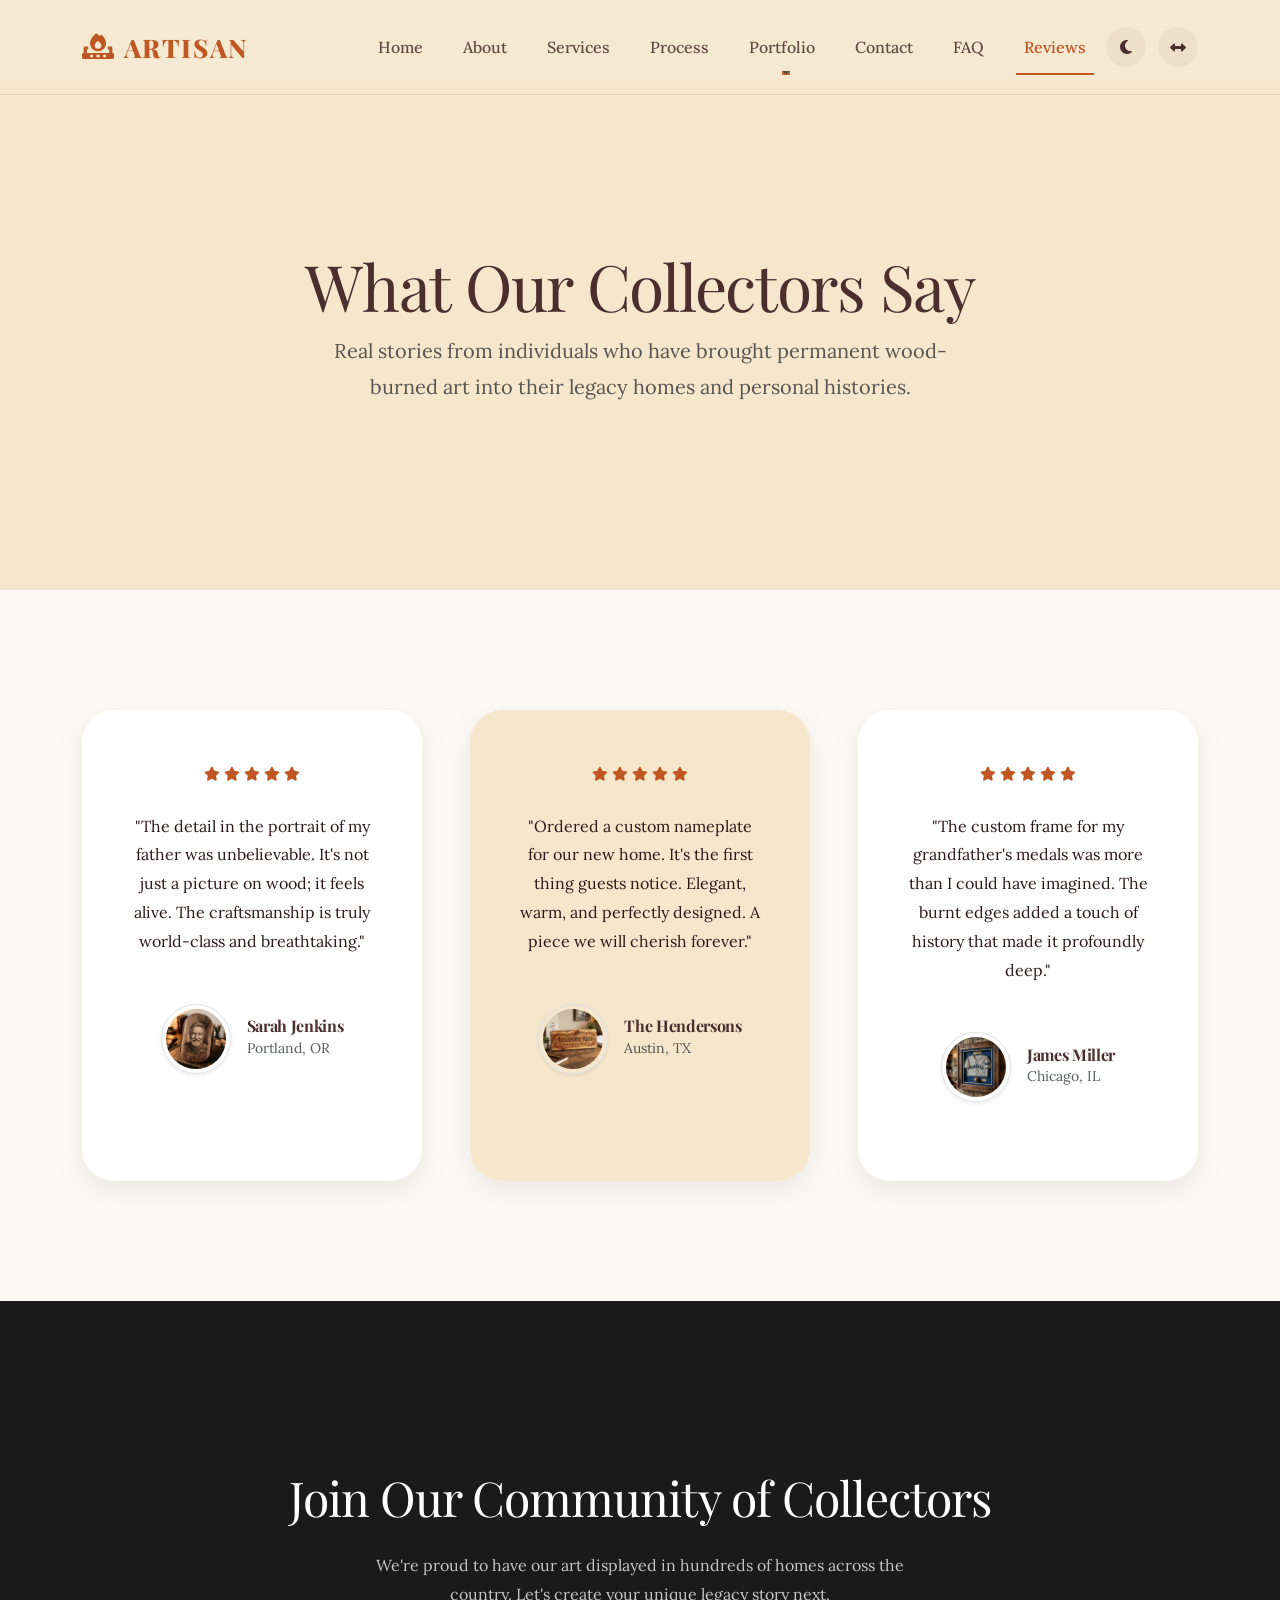
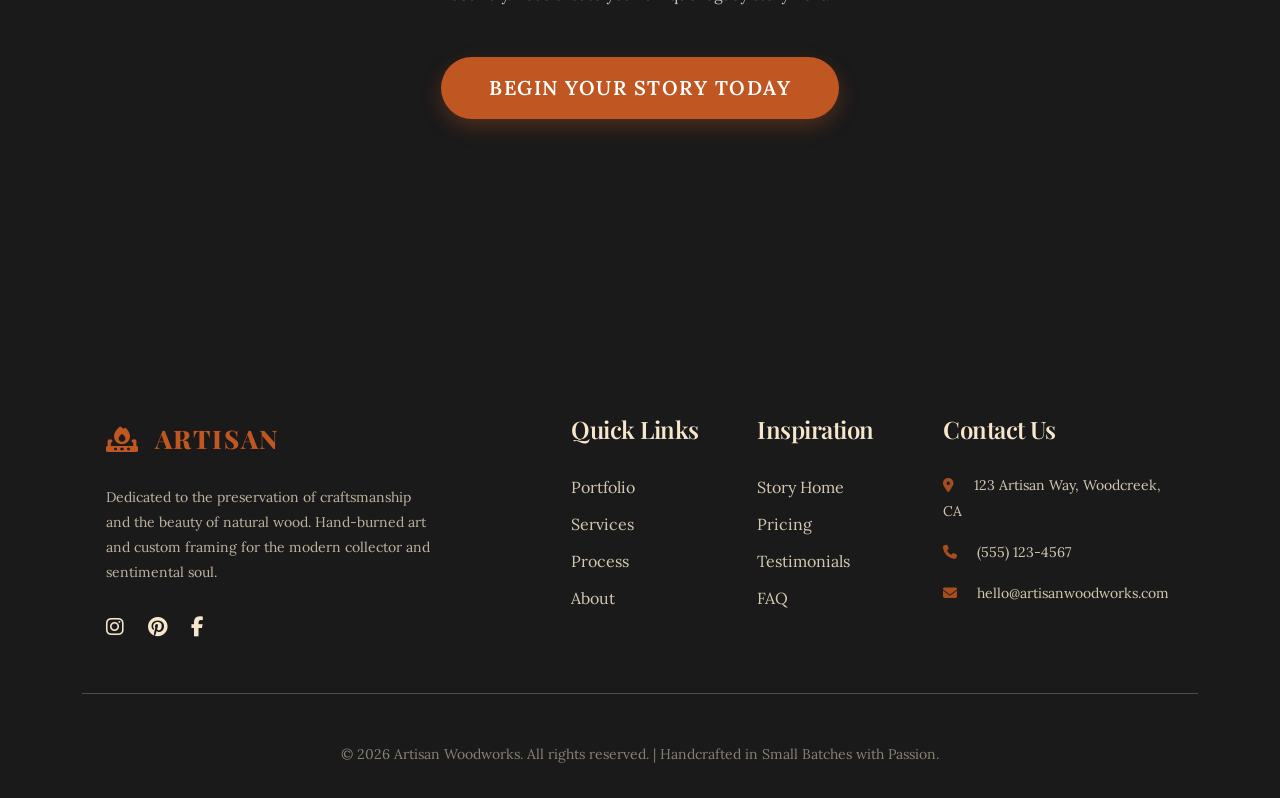
<file: testimonials.html>
<!DOCTYPE html>
<html lang="en">

<head>
    <meta charset="UTF-8">
    <meta name="viewport" content="width=device-width, initial-scale=1.0">
    <title>Collector Stories | Artisan Woodworks</title>
    <meta name="description"
        content="Read real stories from our community of collectors. Discover why families across the country trust Artisan Woodworks for their most precious legacy pieces.">
    <meta name="author" content="Artisan Woodworks">

    <!-- Favicon -->
    <link rel="icon" type="image/x-icon" href="https://cdn-icons-png.flaticon.com/512/1037/1037815.png">

    <!-- Bootstrap 5 CSS -->
    <link href="https://cdn.jsdelivr.net/npm/bootstrap@5.3.0/dist/css/bootstrap.min.css" rel="stylesheet">

    <!-- Google Fonts -->
    <link rel="preconnect" href="https://fonts.googleapis.com">
    <link rel="preconnect" href="https://fonts.gstatic.com" crossorigin>
    <link
        href="https://fonts.googleapis.com/css2?family=Lora:ital,wght@0,400..700;1,400..700&family=Playfair+Display:ital,wght@0,400..900;1,400..900&display=swap"
        rel="stylesheet">

    <!-- Font Awesome -->
    <link rel="stylesheet" href="https://cdnjs.cloudflare.com/ajax/libs/font-awesome/6.4.0/css/all.min.css">

    <!-- AOS -->
    <link href="https://unpkg.com/aos@2.3.1/dist/aos.css" rel="stylesheet">

    <!-- Custom CSS -->
    <link rel="stylesheet" href="assets/css/style.css">
</head>

<body>

    <!-- Navbar -->
    <nav class="navbar navbar-expand-xl sticky-top">
        <div class="container">
            <a class="navbar-brand d-flex align-items-center" href="index.html">
                <i class="fa-solid fa-fire-burner me-2" style="color: var(--accent-color);"></i>
                <span>ARTISAN</span>
            </a>
            <button class="navbar-toggler" type="button" data-bs-toggle="collapse" data-bs-target="#navbarNav">
                <span class="navbar-toggler-icon"></span>
            </button>
            <div class="collapse navbar-collapse" id="navbarNav">
                <ul class="navbar-nav ms-auto align-items-center">
                    <li class="nav-item dropdown">
                        <a class="nav-link dropdown-toggle" href="#" id="homeDropdown" role="button"
                            data-bs-toggle="dropdown">Home</a>
                        <ul class="dropdown-menu">
                            <li><a class="dropdown-item" href="index.html">Home 1 (Classic)</a></li>
                            <li><a class="dropdown-item" href="home2.html">Home 2 (Story)</a></li>
                        </ul>
                    </li>
                    <li class="nav-item"><a class="nav-link" href="about.html">About</a></li>
                    <li class="nav-item"><a class="nav-link" href="services.html">Services</a></li>
                    <li class="nav-item"><a class="nav-link" href="process.html">Process</a></li>
                    <li class="nav-item dropdown">
                        <a class="nav-link dropdown-toggle" href="#" id="portfolioDropdown" role="button"
                            data-bs-toggle="dropdown">Portfolio</a>
                        <ul class="dropdown-menu">
                            <li><a class="dropdown-item" href="portfolio.html?all">View All</a></li>
                            <li><a class="dropdown-item" href="portfolio.html?filter=portraits">Custom Portraits</a>
                            </li>
                            <li><a class="dropdown-item" href="portfolio.html?filter=decorative">Decorative Pieces</a>
                            </li>
                            <li><a class="dropdown-item" href="portfolio.html?filter=framing">Memorabilia Framing</a>
                            </li>
                            <li><a class="dropdown-item" href="portfolio.html?filter=gifts">Nameplates & Gifts</a></li>
                        </ul>
                    </li>
                    <li class="nav-item"><a class="nav-link" href="contact.html">Contact</a></li>
                    <li class="nav-item"><a class="nav-link" href="faq.html">FAQ</a></li>
                    <li class="nav-item"><a class="nav-link active" href="testimonials.html">Reviews</a></li>

                    <!-- Icons & Signup -->
                    <li class="nav-item">
                        <div class="theme-toggle" id="themeToggle" title="Toggle Dark/Light Mode">
                            <i class="fa-solid fa-moon"></i>
                        </div>
                    </li>
                    <li class="nav-item">
                        <div class="rtl-toggle" id="rtlToggle" title="Toggle RTL">
                            <i class="fa-solid fa-left-right"></i>
                        </div>
                    </li>

                </ul>
            </div>
        </div>
    </nav>

    <!-- Header Section -->
    <section class="section-padding bg-beige border-bottom" data-aos="fade-down">
        <div class="container py-5 text-center">
            <h1 class="display-3">What Our Collectors Say</h1>
            <p class="lead text-muted col-lg-7 mx-auto">Real stories from individuals who have brought permanent
                wood-burned art into their legacy homes and personal histories.</p>
        </div>
    </section>

    <!-- Testimonials Grid -->
    <section class="section-padding overflow-hidden">
        <div class="container">
            <div class="row g-5 justify-content-center">
                <!-- Testimonial 1 -->
                <div class="col-md-6 col-lg-4" data-aos="fade-up" data-aos-delay="100">
                    <div
                        class="p-5 bg-white shadow-premium rounded-5 border border-light border-opacity-10 h-100 text-center art-card">
                        <div class="mb-4">
                            <i class="fa-solid fa-star text-accent small"></i>
                            <i class="fa-solid fa-star text-accent small"></i>
                            <i class="fa-solid fa-star text-accent small"></i>
                            <i class="fa-solid fa-star text-accent small"></i>
                            <i class="fa-solid fa-star text-accent small"></i>
                        </div>
                        <p class="lead mb-5 fs-6 italic">"The detail in the portrait of my father was unbelievable. It's
                            not just a picture on wood; it feels alive. The craftsmanship is truly world-class and
                            breathtaking."</p>
                        <div class="d-flex align-items-center justify-content-center">
                            <img src="assets/img/portrait.png" alt="Sarah Jenkins - Collector"
                                class="rounded-circle shadow-sm border p-1"
                                style="width: 70px; height: 70px; object-fit: cover;">
                            <div class="ms-3 text-start">
                                <h6 class="mb-0">Sarah Jenkins</h6>
                                <p class="small text-muted mb-0">Portland, OR</p>
                            </div>
                        </div>
                    </div>
                </div>
                <!-- Testimonial 2 -->
                <div class="col-md-6 col-lg-4" data-aos="fade-up" data-aos-delay="200">
                    <div
                        class="p-5 bg-beige shadow-premium rounded-5 border border-light border-opacity-10 h-100 text-center art-card">
                        <div class="mb-4">
                            <i class="fa-solid fa-star text-accent small"></i>
                            <i class="fa-solid fa-star text-accent small"></i>
                            <i class="fa-solid fa-star text-accent small"></i>
                            <i class="fa-solid fa-star text-accent small"></i>
                            <i class="fa-solid fa-star text-accent small"></i>
                        </div>
                        <p class="lead mb-5 fs-6 italic">"Ordered a custom nameplate for our new home. It's the first
                            thing guests notice. Elegant, warm, and perfectly designed. A piece we will cherish
                            forever."</p>
                        <div class="d-flex align-items-center justify-content-center">
                            <img src="assets/img/gift.png" alt="The Hendersons - Collectors"
                                class="rounded-circle shadow-sm border p-1"
                                style="width: 70px; height: 70px; object-fit: cover;">
                            <div class="ms-3 text-start">
                                <h6 class="mb-0">The Hendersons</h6>
                                <p class="small text-muted mb-0">Austin, TX</p>
                            </div>
                        </div>
                    </div>
                </div>
                <!-- Testimonial 3 -->
                <div class="col-md-6 col-lg-4" data-aos="fade-up" data-aos-delay="300">
                    <div
                        class="p-5 bg-white shadow-premium rounded-5 border border-light border-opacity-10 h-100 text-center art-card">
                        <div class="mb-4">
                            <i class="fa-solid fa-star text-accent small"></i>
                            <i class="fa-solid fa-star text-accent small"></i>
                            <i class="fa-solid fa-star text-accent small"></i>
                            <i class="fa-solid fa-star text-accent small"></i>
                            <i class="fa-solid fa-star text-accent small"></i>
                        </div>
                        <p class="lead mb-5 fs-6 italic">"The custom frame for my grandfather's medals was more than I
                            could have imagined. The burnt edges added a touch of history that made it profoundly deep."
                        </p>
                        <div class="d-flex align-items-center justify-content-center">
                            <img src="assets/img/framing.png" alt="James Miller - Collector"
                                class="rounded-circle shadow-sm border p-1"
                                style="width: 70px; height: 70px; object-fit: cover;">
                            <div class="ms-3 text-start">
                                <h6 class="mb-0">James Miller</h6>
                                <p class="small text-muted mb-0">Chicago, IL</p>
                            </div>
                        </div>
                    </div>
                </div>
            </div>
        </div>
    </section>

    <!-- Visual CTA -->
    <section class="section-padding text-center bg-premium-dark text-white overflow-hidden">
        <div class="container py-5" data-aos="zoom-in">
            <h2 class="display-5 text-white mb-4">Join Our Community of Collectors</h2>
            <p class="opacity-75 mb-5 col-lg-6 mx-auto">We're proud to have our art displayed in hundreds of homes
                across the country. Let's create your unique legacy story next.</p>
            <a href="contact.html" class="btn btn-rustic btn-lg px-5 py-3">Begin Your Story Today</a>
        </div>
    </section>

    <!-- Footer -->
    <footer>
        <div class="container">
            <div class="row g-5 mb-5">
                <div class="col-lg-4">
                    <a class="navbar-brand mb-4 d-block" href="index.html">
                        <i class="fa-solid fa-fire-burner me-2" style="color: var(--accent-color);"></i>
                        ARTISAN
                    </a>
                    <p class="small opacity-75">Dedicated to the preservation of craftsmanship and the beauty of natural
                        wood. Hand-burned art and custom framing for the modern collector and sentimental soul.</p>
                    <div class="d-flex mt-4">
                        <a href="#" class="me-4 fs-5" aria-label="Instagram"><i class="fa-brands fa-instagram"></i></a>
                        <a href="#" class="me-4 fs-5" aria-label="Pinterest"><i class="fa-brands fa-pinterest"></i></a>
                        <a href="#" class="me-4 fs-5" aria-label="Facebook"><i class="fa-brands fa-facebook-f"></i></a>
                    </div>
                </div>
                <div class="col-md-4 col-lg-2 ms-auto">
                    <h4>Quick Links</h4>
                    <ul class="list-unstyled">
                        <li class="mb-2"><a href="portfolio.html">Portfolio</a></li>
                        <li class="mb-2"><a href="services.html">Services</a></li>
                        <li class="mb-2"><a href="process.html">Process</a></li>
                        <li class="mb-2"><a href="about.html">About</a></li>
                    </ul>
                </div>
                <div class="col-md-4 col-lg-2">
                    <h4>Inspiration</h4>
                    <ul class="list-unstyled">
                        <li class="mb-2"><a href="home2.html">Story Home</a></li>
                        <li class="mb-2"><a href="pricing.html">Pricing</a></li>
                        <li class="mb-2"><a href="testimonials.html">Testimonials</a></li>
                        <li class="mb-2"><a href="faq.html">FAQ</a></li>
                    </ul>
                </div>
                <div class="col-md-4 col-lg-3">
                    <h4>Contact Us</h4>
                    <p class="small mb-3"><i class="fa-solid fa-location-dot me-3 text-accent"></i> 123 Artisan Way,
                        Woodcreek, CA</p>
                    <p class="small mb-3"><i class="fa-solid fa-phone me-3 text-accent"></i> (555) 123-4567</p>
                    <p class="small mb-3"><i class="fa-solid fa-envelope me-3 text-accent"></i>
                        hello@artisanwoodworks.com</p>
                </div>
            </div>
            <hr class="opacity-25 my-5">
            <div class="text-center small opacity-50">
                &copy; 2026 Artisan Woodworks. All rights reserved. | Handcrafted in Small Batches with Passion.
            </div>
        </div>
    </footer>

    <!-- Back to Top -->
    <div class="back-to-top" id="backToTop">
        <i class="fa-solid fa-arrow-up"></i>
    </div>

    <!-- Scripts -->
    <script src="https://cdn.jsdelivr.net/npm/bootstrap@5.3.0/dist/js/bootstrap.bundle.min.js"></script>
    <script src="https://unpkg.com/aos@2.3.1/dist/aos.js"></script>
    <script src="assets/js/main.js"></script>
</body>

</html>
</file>
<file: assets/css/style.css>
/* 
  Handcrafted Wood Burn Art & Custom Framing Website
  Author: Antigravity
  Description: Custom styling for a rustic, elegant, and storyteller-driven portfolio.
*/

:root {
  --primary-color: #4b2e2e;
  --secondary-color: #f5e6cc;
  --accent-color: #c05621;
  --light-bg: #fdfaf5;
  --dark-text: #2c1a1a;
  --muted-text: #6d5d5d;
  --white: #ffffff;
  --black: #000000;
  --heading-font: 'Playfair Display', serif;
  --body-font: 'Lora', serif;
  --transition: all 0.4s cubic-bezier(0.165, 0.84, 0.44, 1);
  --glass-bg: rgba(245, 230, 204, 0.85);
  --shadow-premium: 0 10px 30px rgba(0, 0, 0, 0.08);
}

/* DARK MODE VARIABLES */
[data-theme="dark"] {
  --primary-color: #f5e6cc;
  --secondary-color: #1a1a1a;
  --accent-color: #f6ad55;
  --light-bg: #121212;
  --dark-text: #e2e2e2;
  --muted-text: #b1bccd;
  /* Slightly lighter for visibility */
  --white: #1a1a1a;
  --black: #ffffff;
  --glass-bg: rgba(26, 26, 26, 0.95);
  --shadow-premium: 0 10px 40px rgba(0, 0, 0, 0.6);
}

/* RTL SUPPORT - Default to LTR */
html:not([dir="rtl"]) {
  direction: ltr !important;
  text-align: left !important;
}

html[dir="rtl"] {
  direction: rtl !important;
  text-align: right !important;
}

[dir="rtl"] body {
  direction: rtl !important;
  text-align: right !important;
}

[dir="rtl"] .ms-auto {
  margin-right: auto !important;
  margin-left: 0 !important;
}

[dir="rtl"] .me-2 {
  margin-left: 0.5rem !important;
  margin-right: 0 !important;
}

body {
  background-color: var(--light-bg);
  color: var(--dark-text);
  font-family: var(--body-font);
  line-height: 1.8;
  overflow-x: hidden !important;
  width: 100vw;
  max-width: 100%;
  position: relative;
  transition: background-color 0.4s ease, color 0.4s ease;
  padding-top: 80px;
}

html {
  overflow-x: hidden !important;
  width: 100vw;
  max-width: 100%;
}

h1,
h2,
h3,
h4,
h5,
h6 {
  font-family: var(--heading-font);
  color: var(--primary-color);
  font-weight: 700;
  letter-spacing: -0.02em;
  overflow-wrap: break-word;
  word-wrap: break-word;
}

/* NAVBAR STYLES */
.navbar {
  position: fixed !important;
  top: 0;
  left: 0;
  right: 0;
  width: 100%;
  z-index: 1030;
  background-color: var(--glass-bg);
  backdrop-filter: blur(10px);
  -webkit-backdrop-filter: blur(10px);
  border-bottom: 1px solid rgba(75, 46, 46, 0.1);
  padding: 1.2rem 0;
  transition: var(--transition);
}

.navbar.scrolled {
  padding: 0.8rem 0;
  box-shadow: var(--shadow-premium);
  background-color: var(--glass-bg);
}

/* Body padding-top to prevent content from hiding behind the fixed navbar
   is set in the canonical body rule above. */

.navbar-brand {
  font-family: var(--heading-font);
  font-weight: 800;
  color: var(--accent-color) !important;
  font-size: 1.6rem;
  letter-spacing: 2px;
}

.nav-link {
  color: var(--primary-color) !important;
  font-weight: 500;
  margin: 0 12px;
  position: relative;
  opacity: 0.85;
  transition: var(--transition);
}

@media (max-width: 1199.98px) {
  .nav-link {
    margin: 0 8px;
    font-size: 0.95rem;
  }
}

/* Prevent blue highlights for active states */
a.nav-link.active,
a.dropdown-item.active,
a.nav-link:hover,
.nav-item.active>.nav-link {
  color: var(--accent-color) !important;
  opacity: 1 !important;
  background-color: transparent !important;
}

/* Remove dropdown caret from Home menu */
#homeDropdown::after {
  display: none !important;
}

.nav-link::after {
  content: '';
  position: absolute;
  width: 0;
  height: 2px;
  background-color: var(--accent-color);
  bottom: -5px;
  left: 50%;
  transform: translateX(-50%);
  transition: var(--transition);
}

.nav-link:hover::after,
.nav-link.active::after {
  width: 100%;
}

.dropdown-menu {
  background-color: var(--white);
  border: none;
  box-shadow: var(--shadow-premium);
  border-radius: 12px;
  padding: 1rem;
  margin-top: 10px;
}

.dropdown-item {
  color: var(--dark-text);
  border-radius: 8px;
  padding: 0.6rem 1.2rem;
  transition: var(--transition);
}

.dropdown-item:hover {
  background-color: var(--secondary-color);
  color: var(--accent-color);
  transform: translateX(5px);
}

[dir="rtl"] .dropdown-item:hover {
  transform: translateX(-5px);
}

/* THEME & RTL TOGGLES */
.theme-toggle,
.rtl-toggle {
  cursor: pointer;
  padding: 8px;
  border-radius: 50%;
  width: 40px;
  height: 40px;
  display: flex;
  align-items: center;
  justify-content: center;
  background-color: rgba(75, 46, 46, 0.05);
  transition: var(--transition);
  color: var(--primary-color);
}

.rtl-toggle {
  margin-left: 12px;
}

/* NAVBAR TOGGLER DARK MODE */
[data-theme="dark"] .navbar-toggler-icon {
  filter: invert(1) brightness(1.5);
}

[data-theme="dark"] .navbar-toggler {
  border-color: rgba(255, 255, 255, 0.1);
}

.theme-toggle:hover,
.rtl-toggle:hover {
  background-color: var(--accent-color);
  color: #fff;
}

/* HERO SECTION */
.hero-section {
  position: relative;
  height: 100vh;
  margin-top: -80px;
  /* Pull hero behind the fixed navbar for full-bleed coverage */
  padding-top: 80px;
  display: flex;
  align-items: center;
  justify-content: center;
  background-image: linear-gradient(rgba(0, 0, 0, 0.6), rgba(0, 0, 0, 0.4)), url('../img/bg-wood.png');
  background-size: cover;
  background-position: center;
  background-attachment: fixed;
  color: #fff;
  text-align: center;
}

.hero-section h1 {
  color: #fff;
  font-size: 2.8rem;
  line-height: 1.2;
  margin-bottom: 1.5rem;
  text-shadow: 0 4px 10px rgba(0, 0, 0, 0.3);
}

@media (min-width: 992px) and (max-width: 1199.98px) {
  .hero-section h1 {
    font-size: 3.8rem;
  }
}

@media (min-width: 1200px) {
  .hero-section h1 {
    font-size: 5rem;
    line-height: 1.1;
    margin-bottom: 2rem;
  }
}

/* HERO OVERLAP STACK */
.overlap-stack {
  position: relative;
  width: 100%;
  height: 400px;
}

@media (min-width: 992px) {
  .overlap-stack {
    height: 600px;
  }
}

.overlap-img {
  position: absolute;
  border-radius: 20px;
  box-shadow: 0 30px 60px rgba(0, 0, 0, 0.3);
  transition: var(--transition);
  object-fit: cover;
}

.overlap-img-1 {
  width: 80%;
  height: 80%;
  top: 0;
  right: 0;
  z-index: 1;
}

.overlap-img-2 {
  width: 60%;
  height: 60%;
  bottom: 0;
  left: 0;
  z-index: 2;
  border: 8px solid var(--white);
}

.overlap-stack:hover .overlap-img-1 {
  transform: translateY(-20px) scale(1.02);
}

.overlap-stack:hover .overlap-img-2 {
  transform: translateY(20px) scale(1.05);
}

.btn-hero {
  min-width: 200px;
  padding: 16px 36px !important;
  font-size: 1rem;
  display: inline-flex;
  align-items: center;
  justify-content: center;
  height: 60px;
}

/* BUTTONS */
.btn-rustic {
  background-color: var(--accent-color);
  color: #fff;
  border: none;
  border-radius: 50px;
  padding: 14px 34px;
  font-weight: 600;
  text-transform: uppercase;
  letter-spacing: 1.5px;
  transition: var(--transition);
  box-shadow: 0 8px 20px rgba(192, 86, 33, 0.3);
  position: relative;
  overflow: hidden;
  z-index: 1;
}

.btn-rustic::before {
  content: '';
  position: absolute;
  top: 0;
  left: -100%;
  width: 100%;
  height: 100%;
  background: linear-gradient(90deg, transparent, rgba(255, 255, 255, 0.2), transparent);
  transition: 0.5s;
  z-index: -1;
}

.btn-rustic:hover::before {
  left: 100%;
}

.btn-rustic:hover {
  background-color: var(--primary-color);
  color: #fff;
  transform: translateY(-5px);
  box-shadow: 0 12px 25px rgba(75, 46, 46, 0.4);
}

.btn-outline-rustic {
  background: transparent;
  color: var(--primary-color);
  border: 2px solid var(--primary-color);
  border-radius: 50px;
  padding: 12px 32px;
  font-weight: 600;
  transition: var(--transition);
}

.btn-outline-rustic:hover {
  background-color: var(--primary-color);
  color: var(--secondary-color);
}

/* CARDS & GALLERY */
.art-card {
  border: none;
  background-color: var(--white);
  border-radius: 20px;
  overflow: hidden;
  box-shadow: var(--shadow-premium);
  transition: var(--transition);
  margin-bottom: 30px;
  position: relative;
  display: flex;
  flex-direction: column;
  height: 100%;
  color: var(--dark-text);
}

.art-card:hover {
  transform: translateY(-15px);
  box-shadow: 0 20px 40px rgba(0, 0, 0, 0.15);
}

.service-img-container {
  width: 100%;
  height: 280px;
  overflow: hidden;
  margin-bottom: 0;
  box-shadow: none;
}

.service-img-container img {
  width: 100%;
  height: 100%;
  object-fit: cover;
  transition: transform 0.8s cubic-bezier(0.165, 0.84, 0.44, 1);
}

.art-card:hover .service-img-container img {
  transform: scale(1.08);
}

.explore-img-container {
  width: 100%;
  height: 180px;
  overflow: hidden;
  position: relative;
  display: flex;
  align-items: center;
  justify-content: center;
  background-color: rgba(75, 46, 46, 0.02);

}

.explore-img-container img {
  width: 90%;
  height: 90%;
  object-fit: cover;
  border-radius: 15px;
  transition: transform 0.8s cubic-bezier(0.165, 0.84, 0.44, 1);
  filter: brightness(0.95) contrast(1.05);
}

.art-card:hover .explore-img-container img {
  transform: scale(1.15);
}

.art-card img {
  width: 100%;
  height: 400px;
  object-fit: cover;
  transition: transform 0.8s cubic-bezier(0.165, 0.84, 0.44, 1);
}

.art-card:hover img {
  transform: scale(1.1);
}

/* PROCESS SECTION */
.process-step {
  padding: 0;
  background: var(--white);
  border-radius: 30px;
  margin-bottom: 30px;
  border: 1px solid rgba(75, 46, 46, 0.05);
  box-shadow: var(--shadow-premium);
  transition: var(--transition);
  overflow: hidden;
  text-align: center;
  display: flex;
  flex-direction: column;
  height: 100%;
}

.journey-img-container {
  width: 100%;
  height: 240px;
  overflow: hidden;
}

.journey-img-container img {
  width: 100%;
  height: 100%;
  object-fit: cover;
  transition: var(--transition);
}

.process-step:hover .journey-img-container img {
  transform: scale(1.1);
}

.process-step .step-content {
  padding: 40px 30px;
  flex-grow: 1;
  display: flex;
  flex-direction: column;
  justify-content: center;
}

.process-step:hover {
  border-color: var(--accent-color);
  transform: translateY(-10px);
}

/* TESTIMONIAL AVATAR */
.testimonial-avatar {
  width: 100px;
  height: 100px;
  border-radius: 50%;
  object-fit: cover;
  margin: 0 auto 30px;
  border: 3px solid var(--accent-color);
  box-shadow: var(--shadow-premium);
}

/* COLLAGE LAYOUT */
.collage-container {
  display: flex;
  flex-direction: column;
  gap: 20px;
  height: auto;
}

@media (min-width: 992px) {
  .collage-container {
    display: grid;
    grid-template-columns: repeat(12, 1fr);
    grid-template-rows: repeat(12, 1fr);
    height: 600px;
  }
}

.collage-item {
  position: relative;
  overflow: hidden;
  border-radius: 20px;
  box-shadow: var(--shadow-premium);
  transition: var(--transition);
  height: 300px;
  /* Default height for mobile stack */
}

@media (min-width: 992px) {
  .collage-item {
    height: auto;
  }
}

.collage-item-1 {
  grid-column: 1 / 9;
  grid-row: 1 / 9;
  z-index: 1;
}

.collage-item-2 {
  grid-column: 6 / 13;
  grid-row: 6 / 13;
  z-index: 2;
  border: 10px solid var(--white);
}

/* Collage items no longer have hover effects */

/* BACK TO TOP */
.back-to-top {
  position: fixed;
  bottom: 30px;
  right: 30px;
  width: 50px;
  height: 50px;
  background-color: var(--accent-color);
  color: #fff;
  border-radius: 50%;
  display: flex;
  align-items: center;
  justify-content: center;
  cursor: pointer;
  opacity: 0;
  visibility: hidden;
  transition: var(--transition);
  z-index: 1000;
  box-shadow: 0 5px 15px rgba(0, 0, 0, 0.3);
}

.back-to-top.active {
  opacity: 1 !important;
  visibility: visible !important;
}

/* No display:none here to allow responsive styling below */

.back-to-top:hover {
  background-color: var(--primary-color);
  transform: translateY(-5px);
}

@media (max-width: 768px) {
  .back-to-top {
    bottom: 30px;
    right: 20px;
    width: 45px;
    height: 45px;
    box-shadow: 0 4px 12px rgba(0, 0, 0, 0.4);
    opacity: 0;
    visibility: hidden;
    display: flex !important;
    /* Ensure it is visible if active */
  }

  .back-to-top.active {
    opacity: 1 !important;
    visibility: visible !important;
  }
}

/* FOOTER */
footer {
  background-color: #1a1a1a;
  color: var(--secondary-color);
  padding: 80px 0 30px;
}

footer .row {
  margin: 0 !important;
}

footer h4 {
  color: #f5e6cc !important;
  margin-bottom: 30px;
  font-weight: 600;
}

footer a {
  color: #f5e6cc !important;
  /* Force heritage cream for visibility */
  text-decoration: none;
  transition: var(--transition);
}

footer .small.opacity-50 {
  overflow-wrap: break-word;
  word-wrap: break-word;
  white-space: normal;
}

footer a:hover {
  color: var(--accent-color) !important;
  opacity: 1;
}

footer p,
footer li,
footer .small {
  color: #f5e6cc !important;
  opacity: 0.85;
}

/* UTILITIES */
.section-padding {
  padding: 60px 0;
}

@media (min-width: 992px) {
  .section-padding {
    padding: 120px 0;
  }
}

.bg-accent {
  background-color: var(--accent-color) !important;
  color: #ffffff !important;
}

.ls-1 {
  letter-spacing: 1px !important;
}

.text-accent {
  color: var(--accent-color);
}

.bg-beige {
  background-color: var(--secondary-color);
}

.bg-premium-dark {
  background-color: #1a1a1a !important;
  color: #ffffff !important;
}

.bg-premium-dark h1,
.bg-premium-dark h2,
.bg-premium-dark h3,
.bg-premium-dark h4,
.bg-premium-dark h5,
.bg-premium-dark h6,
.bg-premium-dark p,
.bg-premium-dark i,
.bg-premium-dark span {
  color: #ffffff !important;
}


/* DARK MODE TEXT OVERRIDES */
[data-theme="dark"] .text-muted {
  color: var(--muted-text) !important;
}

[data-theme="dark"] .lead {
  color: var(--dark-text) !important;
}

[data-theme="dark"] .bg-beige,
[data-theme="dark"] .bg-light,
[data-theme="dark"] .bg-white {
  background-color: var(--white) !important;
  /* Forces dark cards in dark mode */
}

[data-theme="dark"] .art-card.bg-beige,
[data-theme="dark"] .art-card.bg-white {
  background-color: var(--white);
}

[data-theme="dark"] .section-padding.bg-beige {
  background-color: var(--light-bg);
}

[data-theme="dark"] .section-padding.bg-premium-dark {
  background-color: #1a1a1a !important;
}

/* CARDS IN DARK MODE */
[data-theme="dark"] .art-card,
[data-theme="dark"] .process-step,
[data-theme="dark"] .pricing-card {
  background-color: var(--secondary-color);
  border: 1px solid rgba(245, 230, 204, 0.1);
}

.explore-section .art-card {
  max-width: 300px;
  margin-left: auto;
  margin-right: auto;
  /* Extra styling for smaller explore cards */
}

[data-theme="dark"] .navbar-nav {
  background-color: var(--white);
}

/* FORM STYLES */
.form-control,
.form-select {
  padding: 0.8rem 1.2rem;
  border-radius: 12px;
  border: 1px solid rgba(0, 0, 0, 0.1);
  background-color: var(--light-bg);
  color: var(--dark-text);
  transition: var(--transition);
  text-align: left;
}

.form-control::placeholder,
.form-select::placeholder {
  color: var(--muted-text);
  opacity: 0.6;
  text-align: left !important;
  direction: ltr !important;
}

html[dir="rtl"] .form-control,
html[dir="rtl"] .form-control::placeholder,
html[dir="rtl"] .form-select,
html[dir="rtl"] .form-select::placeholder {
  text-align: right !important;
  direction: rtl !important;
}

[data-theme="dark"] .form-control::placeholder,
[data-theme="dark"] .form-select::placeholder {
  color: #a0aec0;
  opacity: 0.8;
}

[data-theme="dark"] .invalid-feedback {
  color: #fc8181 !important;
}

[data-theme="dark"] .form-control,
[data-theme="dark"] .form-select,
[data-theme="dark"] .input-group-text {
  border-color: rgba(245, 230, 204, 0.15) !important;
  background-color: rgba(255, 255, 255, 0.05) !important;
  color: #ffffff !important;
}

[data-theme="dark"] .input-group-text i {
  color: #a0aec0 !important;
}

.form-control:focus,
.form-select:focus {
  box-shadow: 0 0 0 4px rgba(192, 86, 33, 0.1);
  border-color: var(--accent-color);
  background-color: var(--white);
  color: var(--dark-text);
}

[data-theme="dark"] .form-control:focus,
[data-theme="dark"] .form-select:focus {
  background-color: #2d2d2d;
  color: #ffffff !important;
}

[data-theme="dark"] .btn-outline-dark {
  border-color: rgba(245, 230, 204, 0.3) !important;
  color: var(--primary-color) !important;
}

[data-theme="dark"] .btn-outline-dark:hover {
  background-color: var(--primary-color) !important;
  color: var(--white) !important;
  border-color: var(--primary-color) !important;
}

.invalid-feedback {
  font-size: 0.8rem;
  font-weight: 600;
}

/* MEDIA QUERIES */
/* MEDIA QUERIES - BREAKPOINT UPDATED TO 1200px (XL) FOR 1024px HAMBURGER */
@media (max-width: 1199.98px) {
  .hero-section h1 {
    font-size: 3rem;
  }

  .navbar-nav {
    background-color: var(--white);
    padding: 2rem;
    border-radius: 20px;
    margin-top: 1rem;
    box-shadow: var(--shadow-premium);
  }

  .nav-link {
    margin: 10px 0;
  }

  /* Title Overflow Fix */
  .display-3 {
    font-size: 3rem !important;
  }
}

@media (max-width: 767.98px) {
  .hero-section h1 {
    font-size: 2.4rem;
  }

  .display-3 {
    font-size: 2.5rem !important;
  }

  .form-label {
    text-align: left !important;
    display: block;
    width: 100%;
  }

  .auth-card {
    max-width: 100% !important;
    margin: 20px auto !important;
    border-radius: 1rem !important;
  }

  .auth-body {
    padding: 1.5rem !important;
  }

  .social-auth-btn {
    flex-direction: column;
    padding: 10px !important;
    font-size: 10px !important;
  }

  .social-auth-btn span {
    display: none;
    /* Hide text on very small screens to prevent overflow if needed, or wrap */
  }
}

@media (max-width: 575.98px) {
  .hero-section h1 {
    font-size: 1.8rem;
  }

  .display-3 {
    font-size: 2rem !important;
  }

  .navbar .container {
    padding-left: 1.25rem !important;
    padding-right: 1.25rem !important;
  }

  /* Spacing improvements for smaller screens */
  .section-padding {
    padding: 40px 0;
  }
}

.text-visible-dark {
  color: #ffffff !important;
  opacity: 1 !important;
  text-shadow: 0 2px 4px rgba(0, 0, 0, 0.5);
}

/* GLASS CARDS */
.glass-card {
  background: var(--glass-bg);
  backdrop-filter: blur(15px);
  -webkit-backdrop-filter: blur(15px);
  border: 1px solid rgba(255, 255, 255, 0.1);
  border-radius: 24px;
  transition: var(--transition);
}

.bg-premium-dark .bg-white.bg-opacity-5 {
  background-color: rgba(255, 255, 255, 0.1) !important;
  border-color: rgba(255, 255, 255, 0.15) !important;
}

.glass-card:hover {
  background: rgba(255, 255, 255, 0.15);
  transform: translateY(-10px);
}

/* SPOTLIGHT SECTION */
.spotlight-banner {
  min-height: 600px;
  background-attachment: fixed;
  background-position: center;
  background-size: cover;
  display: flex;
  align-items: center;
  justify-content: center;
  position: relative;
}

.spotlight-overlay-center {
  background-color: rgba(0, 0, 0, 0.5);
  /* Semi-transparent dark background as requested */
  padding: 5rem 4rem;
  border-radius: 40px;
  backdrop-filter: blur(20px);
  -webkit-backdrop-filter: blur(20px);
  border: 1px solid rgba(255, 255, 255, 0.1);
  max-width: 1000px;
  margin: 0 auto;
  box-shadow: var(--shadow-premium);
  text-align: center;
}

[data-theme='dark'] .spotlight-overlay-center {
  background-color: rgba(0, 0, 0, 0.7);
  border: 1px solid rgba(245, 230, 204, 0.05);
}

.milestone-immersive-card .h5 {
  font-family: var(--header-font);
  font-size: 1.8rem;
  margin-bottom: 1rem;
}

.social-auth-btn {
  transition: var(--transition) !important;
}

.social-auth-btn:hover {
  background-color: var(--primary-color) !important;
  color: var(--white) !important;
  border-color: var(--primary-color) !important;
}

/* FINAL OVERRIDES FOR PRESERVATION GALLERY VISIBILITY */
.bg-premium-dark .art-card h5.text-accent {
  color: var(--accent-color) !important;
}

.bg-premium-dark .art-card p:not(.text-muted) {
  color: #ffffff !important;
}

.bg-premium-dark .art-card .text-muted {
  color: rgba(255, 255, 255, 0.7) !important;
}

.bg-premium-dark .art-card h5:not(.text-accent) {
  color: #ffffff !important;
}

/* MILESTONE CARDS */
.milestone-immersive-card {
  position: relative;
  height: 450px;
  border-radius: 30px;
  overflow: hidden;
  box-shadow: 0 15px 35px rgba(0, 0, 0, 0.5);
  background-color: #000;
  transition: var(--transition);
  margin-bottom: 20px;
}

.milestone-bg {
  position: absolute;
  top: 0;
  left: 0;
  width: 100%;
  height: 100%;
  background-size: cover;
  background-position: center;
  transition: transform 1s ease;
  opacity: 0.6;
}

.milestone-immersive-card:hover .milestone-bg {
  transform: scale(1.1);
  opacity: 0.4;
}

.milestone-overlay {
  position: absolute;
  bottom: 0;
  left: 0;
  width: 100%;
  padding: 40px;
  background: linear-gradient(transparent, rgba(0, 0, 0, 0.9));
  color: #fff;
  transition: var(--transition);
  z-index: 2;
}

.milestone-immersive-card:hover .milestone-overlay {
  transform: translateY(-10px);
}

/* Ensure equal height cards and parallel buttons */
.art-card {
  flex: 1 0 auto;
}

.col-lg-4.d-flex .art-card {
  width: 100%;
}

.art-card ul.text-center {
  display: inline-block;
  text-align: left;
  margin-left: auto;
  margin-right: auto;
}

/* CONTACT PAGE SPECIFICS */
.contact-social-link {
  transition: var(--transition);
  display: inline-block;
}

.contact-social-link:hover {
  color: var(--accent-color) !important;
  transform: translateY(-5px);
}

/* Correcting hover specificity for dark backgrounds */
.bg-premium-dark .contact-social-link:hover i {
  color: var(--accent-color) !important;
}

.google-map-frame {
  width: 100%;
  height: 500px;
  border: none;
  display: block;
}

/* RESPONSIVE REFINEMENTS (Tablet & Mobile) */
@media (max-width: 1199.98px) {

  /* Home 2 Hero Centering & Single Column */
  header.container-fluid {
    text-align: center;
    background-color: var(--secondary-color);
  }

  header.container-fluid .row.align-items-center {
    flex-direction: column !important;
  }

  header.container-fluid .col-lg-6 {
    width: 100% !important;
    text-align: center !important;
    justify-content: center !important;
  }

  header.container-fluid .col-lg-6.d-flex.align-items-center {
    padding-top: 5rem !important;
    padding-bottom: 2rem !important;
    justify-content: center !important;
  }

  header.container-fluid .ms-lg-5 {
    margin-left: 0 !important;
    margin-right: 0 !important;
    max-width: 100% !important;
    display: flex;
    flex-direction: column;
    align-items: center;
    text-align: center !important;
  }

  header.container-fluid .overlap-stack {
    height: 350px;
    margin: 2rem auto !important;
    max-width: 500px;
    justify-content: center !important;
  }

  header.container-fluid .d-flex.gap-3 {
    justify-content: center;
    width: 100%;
    margin-bottom: 3rem;
    flex-direction: column !important;
    align-items: center !important;
  }

  header.container-fluid .btn-hero {
    width: 100% !important;
    max-width: 300px !important;
  }

  /* Contact Page Sidebar to Full-Width-TOP (Order 1) */
  .col-lg-4.contact-info-col {
    width: 100% !important;
    flex: 0 0 100% !important;
    max-width: 100% !important;
    order: 1 !important;
    /* Top */
    margin-bottom: 4rem;
  }

  .col-lg-8.contact-form-col {
    width: 100% !important;
    flex: 0 0 100% !important;
    max-width: 100% !important;
    order: 2 !important;
    /* Bottom */
  }

  .contact-form-col h2 {
    text-align: center !important;
  }

  .contact-form-col h2 {
    text-align: center !important;
  }

  .contact-info-col .bg-premium-dark {
    text-align: center !important;
    width: 100%;
    display: flex;
    flex-direction: column;
    align-items: center;
  }

  .contact-info-col .d-flex:not(.follow-social-icons) {
    flex-direction: column !important;
    align-items: center !important;
    text-align: center !important;
    width: 100%;
    margin-left: auto;
    margin-right: auto;
  }

  .contact-info-col .d-flex:not(.follow-social-icons) i {
    margin-right: 0 !important;
    margin-bottom: 1.2rem !important;
  }

  /* Centering Follow the Craft at 1024px breakpoint */
  .follow-the-craft-container {
    text-align: center !important;
    width: 100%;
    margin-left: auto;
    margin-right: auto;
  }

  .follow-social-icons {
    justify-content: center !important;
  }

  /* Typography Polish */
  .contact-info-email {
    overflow-wrap: anywhere;
    font-size: 0.95rem;
  }
}

/* Mobile Hero Buttons Stack */
@media (max-width: 575.98px) {
  header.container-fluid .d-flex.gap-3 {
    flex-direction: column !important;
    align-items: center;
  }

  .btn-hero {
    width: 100%;
    margin-bottom: 10px;
  }
}

/* Portfolio Bespoke Section Alignment */
.portfolio-bespoke-card {
  display: flex !important;
  flex-direction: column !important;
  height: 100%;
}

.portfolio-bespoke-card .btn {
  margin-top: auto !important;
}

/* Social Hover Fix Specificity Overrides */
.contact-social-link:hover i,
.contact-social-link-item:hover i,
.contact-info-col .contact-social-link:hover i,
footer .contact-social-link:hover i,
[data-theme="dark"] footer .contact-social-link-search-item:hover i,
[data-theme="dark"] .contact-social-link:hover i {
  color: var(--accent-color) !important;
  opacity: 1 !important;
  transform: translateY(-5px);
  transition: var(--transition);
}

/* Specific fix for footer icons in dark mode */
[data-theme="dark"] footer a:hover i {
  color: var(--accent-color) !important;
}

/* Button Hover Dark Transition */
.btn-rustic:hover,
.btn-hero:hover,
.btn-outline-rustic:hover {
  background-color: #1a1a1a !important;
  border-color: #1a1a1a !important;
  color: #ffffff !important;
  box-shadow: 0 10px 20px rgba(0, 0, 0, 0.4);
}

/* Password Toggle Eye Icon Border Fix */
.password-toggle-btn {
  border-left: none !important;
  box-shadow: none !important;
  cursor: pointer;
  z-index: 5;
}

.input-group>.form-control:not(:last-child) {
  border-right: none !important;
}

.input-group-text {
  border-radius: 12px;
  background-color: var(--light-bg);
  border: 1px solid rgba(0, 0, 0, 0.1);
  padding: 0.8rem 1rem;
}

.input-group> :not(:first-child):not(.dropdown-menu):not(.valid-tooltip):not(.valid-feedback):not(.invalid-tooltip):not(.invalid-feedback) {
  margin-left: 0 !important;
  border-top-left-radius: 0 !important;
  border-bottom-left-radius: 0 !important;
}

.input-group> :not(:last-child):not(.dropdown-toggle):not(.dropdown-menu):not(.form-floating) {
  border-top-right-radius: 0 !important;
  border-bottom-right-radius: 0 !important;
}
</file>
